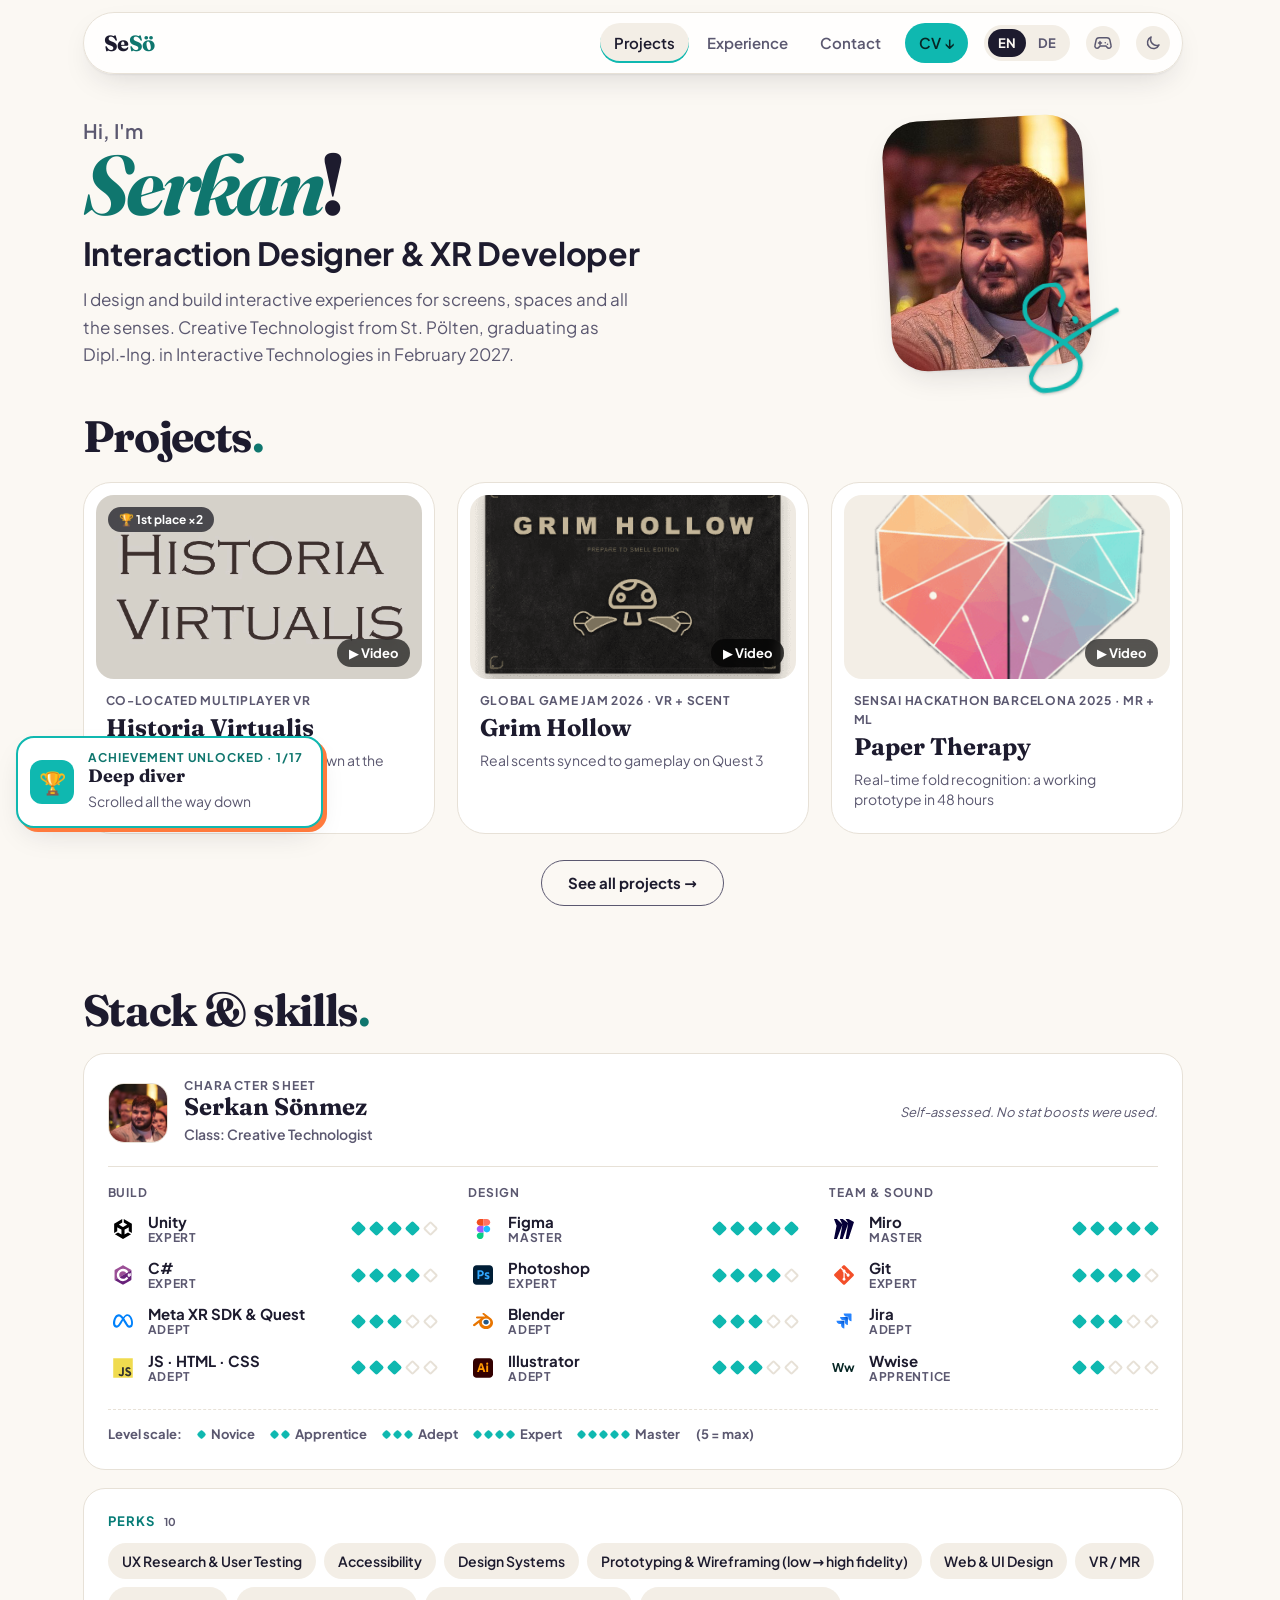
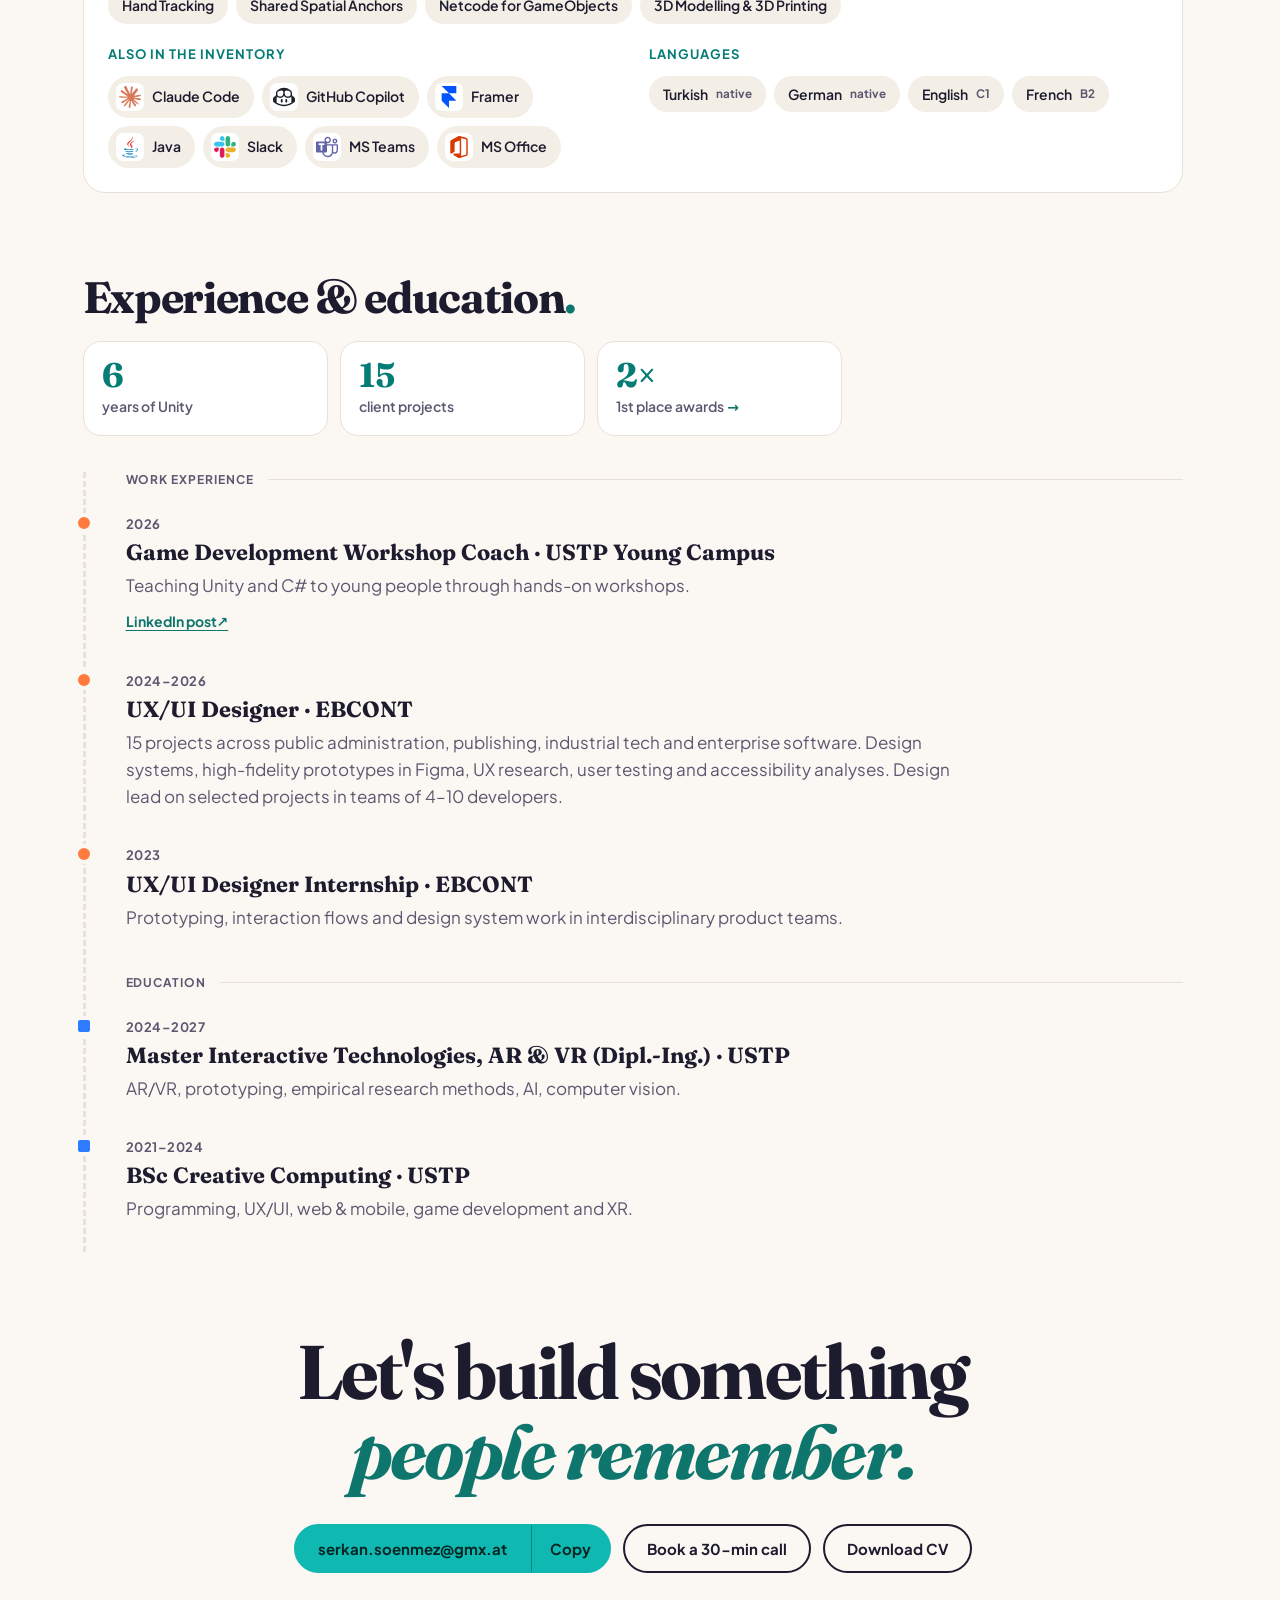
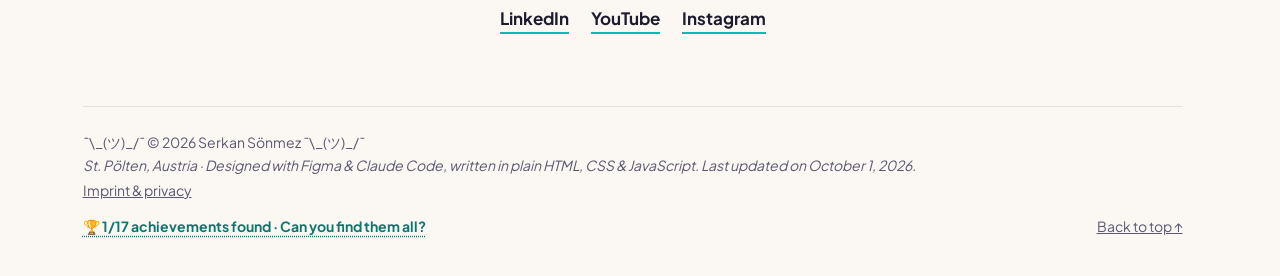
<file: index.html>
<!doctype html>
<html lang="en">
<head>
  <meta charset="utf-8">
  <meta name="viewport" content="width=device-width, initial-scale=1">
  <meta name="color-scheme" content="light dark">
  <meta name="theme-color" content="#fbf8f3" media="(prefers-color-scheme: light)">
  <meta name="theme-color" content="#15141f" media="(prefers-color-scheme: dark)">
  <link rel="canonical" href="https://crysker.github.io/">
  <title>Serkan Sönmez · Interaction Designer & XR Developer</title>
  <meta name="description" content="Portfolio of Serkan Sönmez, Interaction & UX/UI Designer and XR Developer from St. Pölten, Austria.">
  <meta property="og:type" content="website">
  <meta property="og:locale" content="en_US">
  <meta property="og:locale:alternate" content="de_AT">
  <meta property="og:url" content="https://crysker.github.io/">
  <meta property="og:title" content="Serkan Sönmez · Interaction Designer & XR Developer">
  <meta property="og:description" content="Interaction & UX/UI Designer and XR / Unity Developer from St. Pölten, Austria. Available now for XR, UX/UI and Unity/C# roles.">
  <!-- link preview (Discord, LinkedIn, WhatsApp…); bump ?v= after changing the image, previews are cached -->
  <meta property="og:image" content="https://crysker.github.io/assets/og-image.jpg?v=2">
  <meta property="og:image:width" content="1200">
  <meta property="og:image:height" content="630">
  <meta property="og:image:alt" content="Serkan Sönmez, Interaction Designer and XR Developer, available now">
  <meta name="twitter:card" content="summary_large_image">
  <meta name="twitter:image" content="https://crysker.github.io/assets/og-image.jpg?v=2">
  <!-- bump ?v= after changing the icon – browsers cache favicons very aggressively -->
  <script type="application/ld+json">
  {"@context":"https://schema.org","@type":"Person","name":"Serkan Sönmez","url":"https://crysker.github.io/","jobTitle":"Interaction Designer & XR Developer","image":"https://crysker.github.io/assets/img/portrait.jpg","address":{"@type":"PostalAddress","addressLocality":"St. Pölten","addressCountry":"AT"},"sameAs":["https://www.linkedin.com/in/serkan-soenmez57","https://www.youtube.com/@crysker5361","https://www.instagram.com/serkan_s57/"]}
  </script>
  <link rel="icon" type="image/svg+xml" href="assets/favicon.svg?v=2">
  <link rel="stylesheet" href="assets/fonts/fonts.css?v=1">
  <script>try { var th = localStorage.getItem("theme"); if (th === "light" || th === "dark") document.documentElement.dataset.theme = th; } catch (e) {}</script>
  <link rel="stylesheet" href="styles.css?v=187">
</head>
<body>
  <a class="skip" href="#main" data-i18n="skip">Skip to content</a>

  <header class="nav" id="top">
    <a class="nav__logo" href="#top" aria-label="Serkan Sönmez, home">Se<span>Sö</span></a>
    <button class="nav__menu" id="menuToggle" type="button" aria-expanded="false" aria-controls="navLinks">
      <span class="nav__burger" aria-hidden="true"></span><span class="sr-only" data-i18n="nav.menu">Menu</span>
    </button>
    <nav aria-label="Main">
      <ul class="nav__links" id="navLinks">
        <li><a href="#projects" data-i18n="nav.projects">Projects</a></li>
        <li><a href="#experience" data-i18n="nav.experience">Experience</a></li>
        <li><a href="#contact" data-i18n="nav.contact">Contact</a></li>
        <li class="nav__extra"><a class="nav__extra-link" href="play.html"><span class="nav__extra-icon"><svg viewBox="0 0 24 24" aria-hidden="true"><path d="M6 12h4M8 10v4M15 11.5h.01M18 13.5h.01M17.3 5H6.7a4 4 0 0 0-3.9 3.2l-1.5 7A3 3 0 0 0 4.2 19c1 0 1.8-.5 2.4-1.3L8 16h8l1.4 1.7c.6.8 1.4 1.3 2.4 1.3a3 3 0 0 0 2.9-3.8l-1.5-7A4 4 0 0 0 17.3 5z"/></svg></span> <span data-i18n="nav.play">Playground</span></a></li>
        <li class="nav__extra"><button type="button" class="nav__extra-link" id="themeToggleMenu"><span class="nav__extra-icon"><svg class="theme-btn__moon" viewBox="0 0 24 24" aria-hidden="true"><path d="M20 14.5A8 8 0 0 1 9.5 4 8 8 0 1 0 20 14.5z"/></svg><svg class="theme-btn__sun" viewBox="0 0 24 24" aria-hidden="true"><circle cx="12" cy="12" r="4"/><path d="M12 2v2M12 20v2M2 12h2M20 12h2M4.9 4.9l1.4 1.4M17.7 17.7l1.4 1.4M4.9 19.1l1.4-1.4M17.7 6.3l1.4-1.4"/></svg></span> <span id="themeLabel"></span></button></li>
        <li class="js-cv-item" hidden><a class="nav__cv js-cv" href="#" target="_blank" rel="noopener" data-i18n="nav.cv">CV ↓</a></li>
      </ul>
    </nav>
    <button class="lang" id="langToggle" type="button" aria-label="Switch language">
      <span data-lang="en">EN</span><span data-lang="de">DE</span>
    </button>
    <a class="theme-btn play-btn" id="playLink" href="play.html" aria-label="Playground" title="Playground"><svg viewBox="0 0 24 24" aria-hidden="true"><path d="M6 12h4M8 10v4M15 11.5h.01M18 13.5h.01M17.3 5H6.7a4 4 0 0 0-3.9 3.2l-1.5 7A3 3 0 0 0 4.2 19c1 0 1.8-.5 2.4-1.3L8 16h8l1.4 1.7c.6.8 1.4 1.3 2.4 1.3a3 3 0 0 0 2.9-3.8l-1.5-7A4 4 0 0 0 17.3 5z"/></svg></a>
    <button class="theme-btn" id="themeToggle" type="button" aria-label="Switch to dark mode">
      <svg class="theme-btn__moon" viewBox="0 0 24 24" aria-hidden="true"><path d="M20 14.5A8 8 0 0 1 9.5 4 8 8 0 1 0 20 14.5z"/></svg>
      <svg class="theme-btn__sun" viewBox="0 0 24 24" aria-hidden="true"><circle cx="12" cy="12" r="4"/><path d="M12 2v2M12 20v2M2 12h2M20 12h2M4.9 4.9l1.4 1.4M17.7 17.7l1.4 1.4M4.9 19.1l1.4-1.4M17.7 6.3l1.4-1.4"/></svg>
    </button>
  </header>

  <main id="main">
    <!-- Only on paper / PDF: where to find the interactive version -->
    <div class="print-head" aria-hidden="true">
      <img src="assets/qr/site.svg" alt="" width="90" height="90">
      <p><b>crysker.github.io</b><span data-i18n="print.site">The interactive version with videos and minigames</span></p>
    </div>
    <!-- HERO -->
    <section class="hero">

      <p class="hero__hello" data-i18n="hero.hello">Hi, I'm</p>
      <h1 class="hero__name"><em>Serkan</em>!</h1>
      <p class="hero__title" data-i18n="hero.title">Interaction Designer &amp; XR Developer</p>
      <div class="hero__portrait">
        <span class="hero__photo"><img src="assets/img/portrait.jpg?v=2" alt="Portrait of Serkan Sönmez" width="260" height="325" fetchpriority="high" decoding="async"></span>
        <!-- the signature: signs itself when you hover the photo (tap on touch screens) -->
        <svg class="hero__sig" viewBox="0 0 67 76" aria-hidden="true" fill="none"><path pathLength="1" d="M26.9211 15.6547C27.2235 15.1789 27.831 14.398 28.2664 13.4856C28.6792 12.6204 29.3092 11.9656 29.5276 11.0525C30.0516 8.86113 28.7122 4.63177 27.0352 2.64644C26.1934 1.64991 24.6268 1.40415 23.3839 1.1858C22.2354 0.984051 20.3303 0.924435 18.693 1.11866C16.2154 1.41258 15.0639 2.26971 14.0849 2.55258C12.5452 2.99749 10.0348 4.6083 8.43594 5.78803C7.65109 6.36715 6.63507 7.132 5.45991 8.09076C4.48188 8.88869 3.89498 9.95812 3.24255 11.0648C1.74611 13.6033 1.76236 17.8056 2.00026 19.9297C2.20806 21.7851 3.54042 24.0783 4.12832 25.0586C4.72152 26.0477 5.49576 26.7741 6.34307 27.6227C7.23829 28.5193 8.18892 29.1231 9.18744 29.7514C11.2934 31.0766 12.6184 31.5555 14.182 32.5736C16.9376 34.3677 17.791 35.2029 19.6792 36.4419C20.3535 36.8844 21.5231 37.9378 23.6459 39.6917C24.7685 40.6192 25.6394 41.3744 26.3347 42.0039"/><path pathLength="1" d="M26.3347 42.0039C28.1657 43.6616 28.7792 44.4482 29.5667 45.2182C31.5191 47.1273 32.3048 48.4106 34.3006 51.0366C35.1429 52.145 35.436 53.106 35.9137 54.1261C37.348 57.1884 36.0486 60.9691 35.743 62.0791C35.4051 63.306 34.7034 64.4887 33.4871 66.4212C33.0355 67.139 32.2266 67.7489 31.0586 68.8746C29.4019 70.4712 26.8481 71.7887 23.2783 72.9162C18.2729 74.4973 14.6285 74.315 13.7832 74.3365C11.3757 74.3977 8.24366 74.2733 6.39978 73.0844C2.43524 70.5283 1.85621 68.8035 1.15555 67.4758C0.914339 67.0188 0.980223 66.1521 1.1738 64.6803C1.44388 62.627 3.0568 60.2926 5.24287 57.5205C6.4766 55.9561 8.16024 54.2323 12.2502 51.0008C14.9281 48.8849 18.6373 46.1627 26.3347 42.0039Z"/><path pathLength="1" d="M26.3347 42.0039C30.3934 39.811 35.5608 37.2187 42.2705 34.1053C61.7053 25.0873 47.3289 31.3192 65.4321 23.655"/><path pathLength="1" d="M35.5247 26.2135C35.6967 26.2135 36.0005 26.2996 36.3909 26.5375C36.589 26.6582 36.6953 26.9044 36.7617 27.1873C36.8282 27.4702 36.8282 27.8143 36.7207 28.0346C36.6131 28.2549 36.3981 28.3409 36.2442 28.2777C36.0904 28.2145 36.0044 27.9994 35.9816 27.7811C35.9587 27.5627 36.0018 27.3476 36.0885 27.1508C36.1751 26.954 36.3042 26.7819 36.4372 26.6046"/></svg>
      </div>
      <p class="hero__lead" data-i18n="hero.lead">I design and build interactive experiences for screens, spaces and all the senses. Creative Technologist from St. Pölten, graduating as Dipl.‑Ing. in Interactive Technologies in February 2027.</p>
    </section>

    <!-- PROJECTS (first: it's what recruiters came for) -->
    <section class="section projects" id="projects">
      <nav class="crumbs" id="projectsCrumbs" aria-label="Breadcrumb" hidden></nav>
      <h2 class="section__title" id="projectsTitle">Projects</h2>
      <p class="section__intro" data-i18n="projects.intro">Pick a topic to filter, or open a project for the full story.</p>
      <!-- The research themes, now as filters right where the projects are -->
      <div class="themes" id="themes" role="group" aria-label="Filter projects by theme"></div>
      <p class="themes__desc" id="themeDesc" aria-live="polite" hidden></p>
      <div class="projects__grid" id="projectGrid"></div>
      <a class="btn more-projects" id="moreProjects" href="#projects-all"></a>
      <!-- Only on paper / PDF: every project in a compact list, each with a QR code to its page -->
      <div class="print-projects" id="printProjects" aria-hidden="true"></div>
    </section>

    <!-- STACK -->
    <section class="section stack" id="stack">
      <h2 class="section__title" data-i18n="stack.title">My stack</h2>
      <div class="skills" id="skills"></div>
    </section>

    <!-- EXPERIENCE (the old "About me" section was merged into the hero and here) -->
    <section class="section experience" id="experience">
      <h2 class="section__title" data-i18n="exp.title">Experience & education</h2>
      <ul class="facts">
        <li><strong>6</strong><span data-i18n="about.f1">years of Unity</span></li>
        <li><strong>15</strong><span data-i18n="about.f2">client projects</span></li>
        <li><a class="facts__link" href="#project-historia" data-open="historia"><strong>2×</strong><span data-i18n="about.f3">1st place awards</span> <span class="facts__go" aria-hidden="true">→</span></a></li>
      </ul>
      <ol class="timeline">
        <li class="timeline__divider" aria-hidden="true"><span data-i18n="exp.work">Work experience</span></li>
        <li>
          <span class="timeline__date">2026</span>
          <h3 data-i18n="exp.coach.t">Game Development Workshop Coach · USTP Young Campus</h3>
          <p data-i18n="exp.coach.p">Teaching Unity and C# to young people through hands-on workshops.</p>
          <a class="timeline__link" href="https://www.linkedin.com/posts/serkan-soenmez57_last-week-johanna-mayr-and-i-teamed-up-to-ugcPost-7484893783608844288-Hq0Q/" target="_blank" rel="noopener"><span data-i18n="exp.post">LinkedIn post</span> ↗</a>
        </li>
        <li>
          <span class="timeline__date">2024–2026</span>
          <h3 data-i18n="exp.ebcont.t">UX/UI Designer · EBCONT</h3>
          <p data-i18n="exp.ebcont.p">15 projects across public administration, publishing, industrial tech and enterprise software. Design systems, high-fidelity prototypes in Figma, UX research, user testing and accessibility analyses. Design lead on selected projects in teams of 4–10 developers.</p>
        </li>
        <li>
          <span class="timeline__date">2023</span>
          <h3 data-i18n="exp.intern.t">UX/UI Designer Internship · EBCONT</h3>
          <p data-i18n="exp.intern.p">Prototyping, interaction flows and design system work in interdisciplinary product teams.</p>
        </li>
        <li class="timeline__divider" aria-hidden="true"><span data-i18n="exp.edu">Education</span></li>
        <li class="timeline__edu">
          <span class="timeline__date">2024–2027</span>
          <h3 data-i18n="exp.msc.t">Master Interactive Technologies, AR & VR (Dipl.-Ing.) · USTP</h3>
          <p data-i18n="exp.msc.p">AR/VR, prototyping, empirical research methods, AI, computer vision.</p>
        </li>
        <li class="timeline__edu">
          <span class="timeline__date">2021–2024</span>
          <h3 data-i18n="exp.bsc.t">BSc Creative Computing · USTP</h3>
          <p data-i18n="exp.bsc.p">Programming, UX/UI, web & mobile, game development and XR.</p>
        </li>
      </ol>
    </section>

    <!-- CONTACT -->
    <section class="section contact" id="contact">
      <h2 class="contact__title" data-i18n="contact.title">Let's build something<br><em>people remember.</em></h2>
      <div class="contact__actions">
        <span class="email">
          <a class="btn btn--primary" href="mailto:serkan.soenmez@gmx.at">serkan.soenmez@gmx.at</a>
          <button class="email__copy" id="copyEmail" type="button" data-email="serkan.soenmez@gmx.at">
            <span data-i18n="contact.copy">Copy</span>
          </button>
          <span class="email__status" id="copyStatus" role="status"></span>
        </span>
        <a class="btn" href="https://calendly.com/serkan5768/30min" target="_blank" rel="noopener" data-i18n="contact.book">Book a 30-min call</a>
        <a class="btn js-cv" href="#" target="_blank" rel="noopener" hidden data-i18n="cv">Download CV</a>
      </div>
      <ul class="socials">
        <li><a href="https://www.linkedin.com/in/serkan-soenmez57" target="_blank" rel="noopener">LinkedIn</a></li>
        <li><a href="https://www.youtube.com/@crysker5361" target="_blank" rel="noopener">YouTube</a></li>
        <li><a href="https://www.instagram.com/serkan_s57/" target="_blank" rel="noopener">Instagram</a></li>
      </ul>
    </section>
  </main>

  <footer class="footer">
    <div>
      <p class="footer__sig">¯\_(ツ)_/¯ © 2026 Serkan Sönmez ¯\_(ツ)_/¯</p>
      <p class="footer__fun" data-i18n="footer.fun">St. Pölten, Austria · Designed with Figma &amp; Claude Code, written in plain HTML, CSS &amp; JavaScript.</p>
      <p><a class="footer__legal" href="legal.html" data-i18n="footer.legal">Imprint &amp; privacy</a></p>
    </div>
    <button class="footer__trophies" id="trophyCount" type="button"></button>
    <a href="#top" data-i18n="footer.top">Back to top ↑</a>
  </footer>

  <div class="toast" id="toast" role="status" aria-live="polite"></div>

  <!-- Achievement overview (opens from the footer counter or from the pop-up) -->
  <dialog class="trophies" id="trophies" aria-labelledby="trophiesTitle">
    <div class="trophies__head">
      <h2 id="trophiesTitle"></h2>
      <p class="trophies__count" id="trophiesCount"></p>
      <div class="trophies__bar" aria-hidden="true"><span id="trophiesBar"></span></div>
    </div>
    <ul class="trophies__list" id="trophiesList"></ul>
    <div class="trophies__foot">
      <button class="game__close" id="trophiesReset" type="button"></button>
      <button class="game__close" id="trophiesClose" type="button"></button>
    </div>
  </dialog>

  <a class="to-top" id="toTop" href="#top" data-i18n-label="toTop" aria-label="Back to top">
    <svg class="to-top__ring" viewBox="0 0 48 48" aria-hidden="true">
      <circle cx="24" cy="24" r="22" pathLength="100"/>
      <circle class="to-top__progress" cx="24" cy="24" r="22" pathLength="100"/>
    </svg>
    <span class="to-top__arrow" aria-hidden="true">↑</span>
  </a>

  <!-- Image viewer: click a project image to see it big, zoom and pan -->
  <dialog class="lightbox" id="lightbox" aria-label="Image viewer">
    <div class="lightbox__stage" id="lbStage"><img id="lbImg" alt=""></div>
    <div class="lightbox__bar">
      <span class="lightbox__count" id="lbCount"></span>
      <span class="lightbox__hint" id="lbHint"></span>
      <span class="lightbox__tools">
        <button type="button" class="lightbox__btn" id="lbOut" aria-label="Zoom out">−</button>
        <button type="button" class="lightbox__btn" id="lbIn" aria-label="Zoom in">+</button>
        <button type="button" class="lightbox__btn" id="lbClose" aria-label="Close">✕</button>
      </span>
    </div>
    <button type="button" class="lightbox__nav lightbox__nav--prev" id="lbPrev" aria-label="Previous image">←</button>
    <button type="button" class="lightbox__nav lightbox__nav--next" id="lbNext" aria-label="Next image">→</button>
  </dialog>

  <!-- Project case study: full-screen view with its own link (#project-<id>) -->
  <dialog class="case" id="projectModal" aria-labelledby="modalTitle">
    <div class="case__bar">
      <button class="case__back" id="caseBack" type="button"><span aria-hidden="true">←</span> <span data-i18n="case.goback">Back</span></button>
      <nav class="crumbs crumbs--case" id="caseCrumbs" aria-label="Breadcrumb"><ol></ol></nav>
      <button class="case__next" id="caseNext" type="button" hidden></button>
    </div>
    <div id="modalBody"></div>
  </dialog>

  <script src="logos.js?v=4"></script>
  <script src="main.js?v=114"></script>
</body>
</html>
</file>
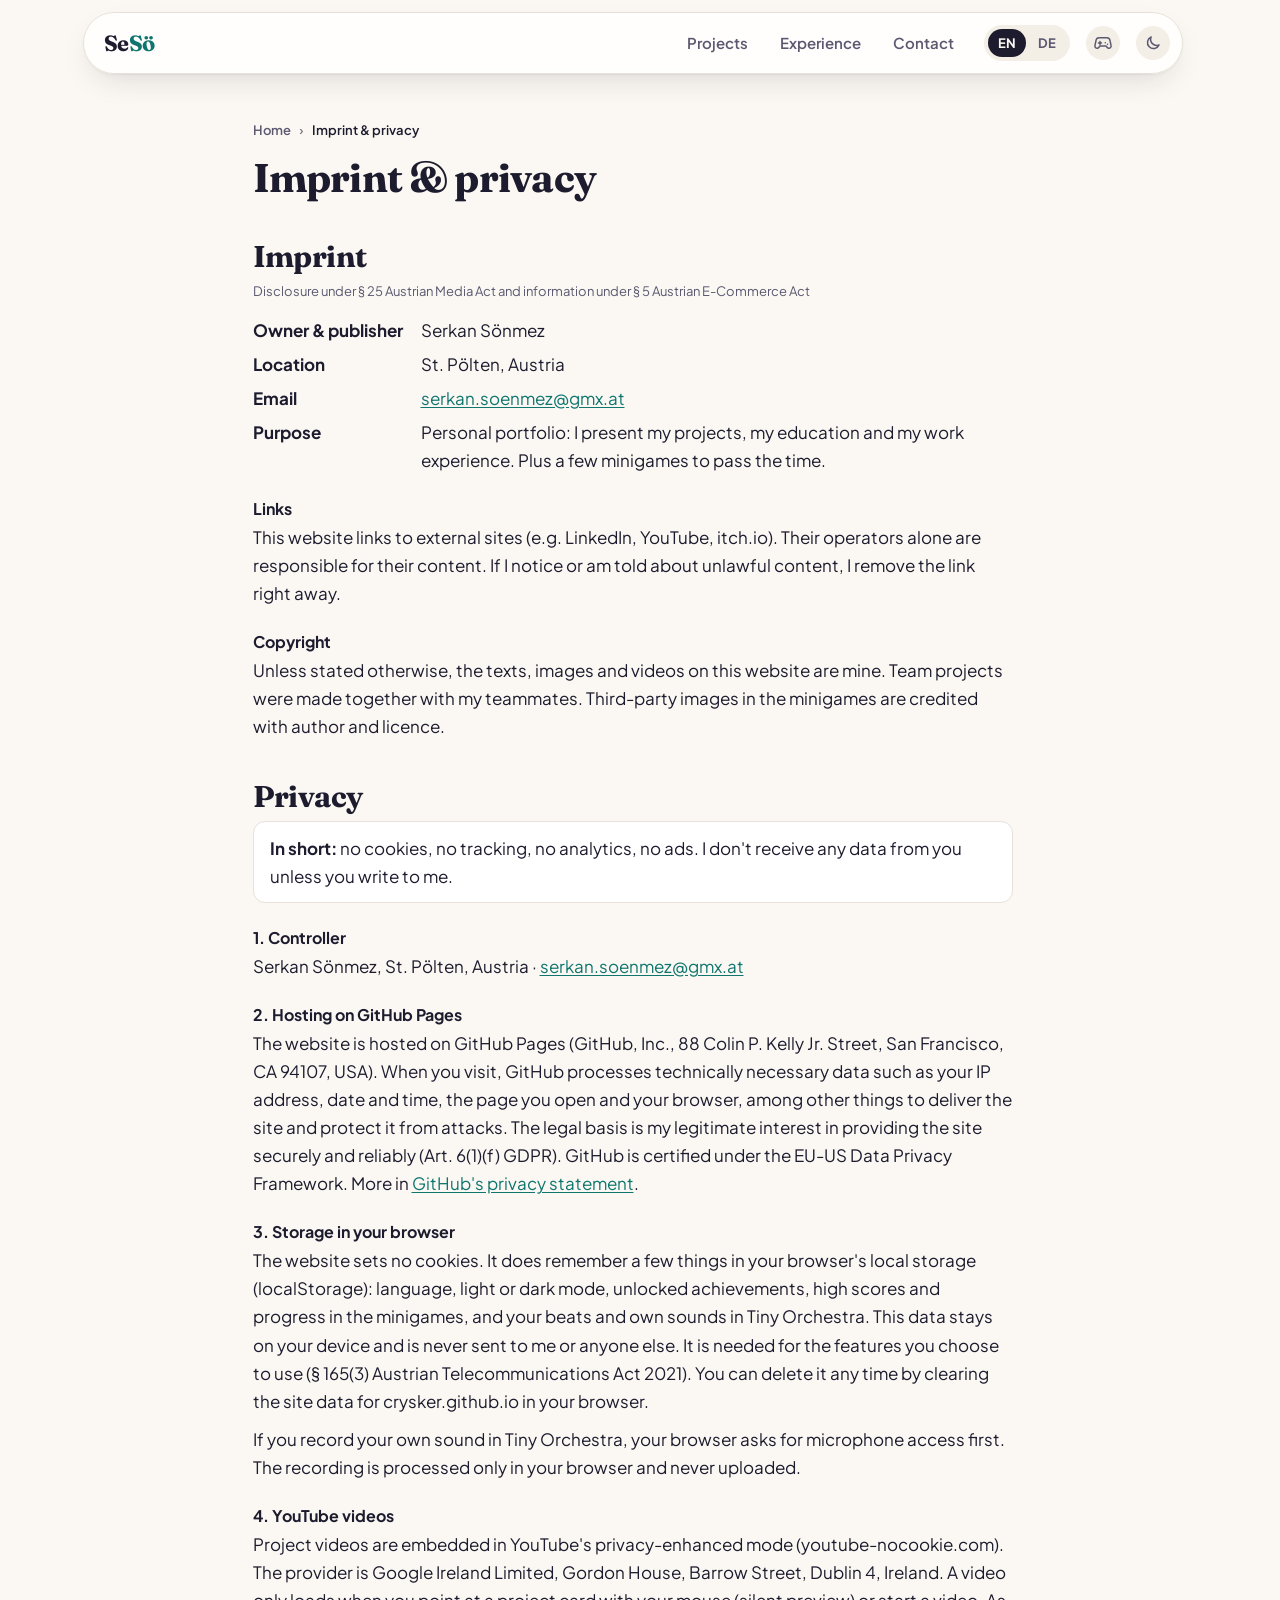
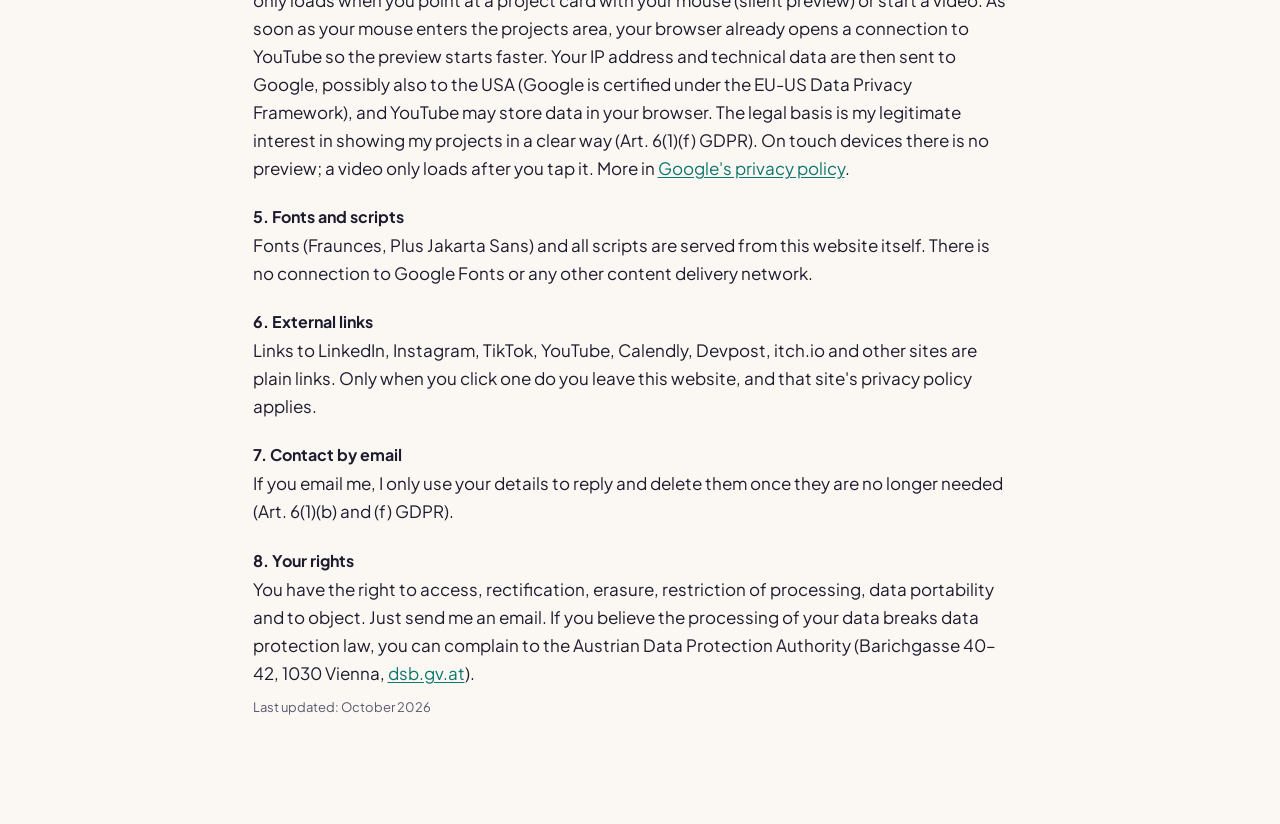
<file: legal.html>
<!doctype html>
<html lang="en">
<head>
  <meta charset="utf-8">
  <meta name="viewport" content="width=device-width, initial-scale=1">
  <meta name="color-scheme" content="light dark">
  <meta name="theme-color" content="#fbf8f3" media="(prefers-color-scheme: light)">
  <meta name="theme-color" content="#15141f" media="(prefers-color-scheme: dark)">
  <link rel="canonical" href="https://crysker.github.io/legal.html">
  <title>Impressum & Datenschutz · Serkan Sönmez</title>
  <meta name="description" content="Imprint and privacy policy of Serkan Sönmez's portfolio.">
  <meta name="robots" content="noindex">
  <link rel="icon" type="image/svg+xml" href="assets/favicon.svg?v=2">
  <link rel="stylesheet" href="assets/fonts/fonts.css?v=1">
  <script>try { var th = localStorage.getItem("theme"); if (th === "light" || th === "dark") document.documentElement.dataset.theme = th; } catch (e) {}</script>
  <link rel="stylesheet" href="styles.css?v=187">
</head>
<body>
  <a class="skip" href="#main" data-nav="skip">Skip to content</a>

  <header class="nav" id="top">
    <a class="nav__logo" href="index.html" aria-label="Serkan Sönmez, home">Se<span>Sö</span></a>
    <button class="nav__menu" id="menuToggle" type="button" aria-expanded="false" aria-controls="navLinks">
      <span class="nav__burger" aria-hidden="true"></span><span class="sr-only" data-nav="menu">Menu</span>
    </button>
    <nav aria-label="Main">
      <ul class="nav__links" id="navLinks">
        <li><a href="index.html#projects" data-nav="projects">Projects</a></li>
        <li><a href="index.html#experience" data-nav="experience">Experience</a></li>
        <li><a href="index.html#contact" data-nav="contact">Contact</a></li>
        <li class="nav__extra"><a class="nav__extra-link" href="play.html"><span class="nav__extra-icon"><svg viewBox="0 0 24 24" aria-hidden="true"><path d="M6 12h4M8 10v4M15 11.5h.01M18 13.5h.01M17.3 5H6.7a4 4 0 0 0-3.9 3.2l-1.5 7A3 3 0 0 0 4.2 19c1 0 1.8-.5 2.4-1.3L8 16h8l1.4 1.7c.6.8 1.4 1.3 2.4 1.3a3 3 0 0 0 2.9-3.8l-1.5-7A4 4 0 0 0 17.3 5z"/></svg></span> <span data-nav="play">Playground</span></a></li>
        <li class="nav__extra"><button type="button" class="nav__extra-link" id="themeToggleMenu"><span class="nav__extra-icon"><svg class="theme-btn__moon" viewBox="0 0 24 24" aria-hidden="true"><path d="M20 14.5A8 8 0 0 1 9.5 4 8 8 0 1 0 20 14.5z"/></svg><svg class="theme-btn__sun" viewBox="0 0 24 24" aria-hidden="true"><circle cx="12" cy="12" r="4"/><path d="M12 2v2M12 20v2M2 12h2M20 12h2M4.9 4.9l1.4 1.4M17.7 17.7l1.4 1.4M4.9 19.1l1.4-1.4M17.7 6.3l1.4-1.4"/></svg></span> <span id="themeLabel"></span></button></li>
      </ul>
    </nav>
    <button class="lang" id="langToggle" type="button" aria-label="Switch language">
      <span data-lang="en">EN</span><span data-lang="de">DE</span>
    </button>
    <a class="theme-btn play-btn" id="playLink" href="play.html" aria-label="Playground" title="Playground"><svg viewBox="0 0 24 24" aria-hidden="true"><path d="M6 12h4M8 10v4M15 11.5h.01M18 13.5h.01M17.3 5H6.7a4 4 0 0 0-3.9 3.2l-1.5 7A3 3 0 0 0 4.2 19c1 0 1.8-.5 2.4-1.3L8 16h8l1.4 1.7c.6.8 1.4 1.3 2.4 1.3a3 3 0 0 0 2.9-3.8l-1.5-7A4 4 0 0 0 17.3 5z"/></svg></a>
    <button class="theme-btn" id="themeToggle" type="button" aria-label="Switch to dark mode">
      <svg class="theme-btn__moon" viewBox="0 0 24 24" aria-hidden="true"><path d="M20 14.5A8 8 0 0 1 9.5 4 8 8 0 1 0 20 14.5z"/></svg>
      <svg class="theme-btn__sun" viewBox="0 0 24 24" aria-hidden="true"><circle cx="12" cy="12" r="4"/><path d="M12 2v2M12 20v2M2 12h2M20 12h2M4.9 4.9l1.4 1.4M17.7 17.7l1.4 1.4M4.9 19.1l1.4-1.4M17.7 6.3l1.4-1.4"/></svg>
    </button>
  </header>

  <main id="main" class="playpage">
    <article class="play-card is-plain legal">
      <nav class="crumbs" id="legalCrumbs" aria-label="Breadcrumb"></nav>
      <h1 id="legalTitle">Impressum &amp; Datenschutz</h1>
      <div class="legal__body" id="legalBody"></div>
    </article>
  </main>

  <div class="toast" id="toast" role="status" aria-live="polite"></div>

  <script src="play-shell.js?v=16"></script>
  <script src="legal.js?v=1"></script>
</body>
</html>
</file>
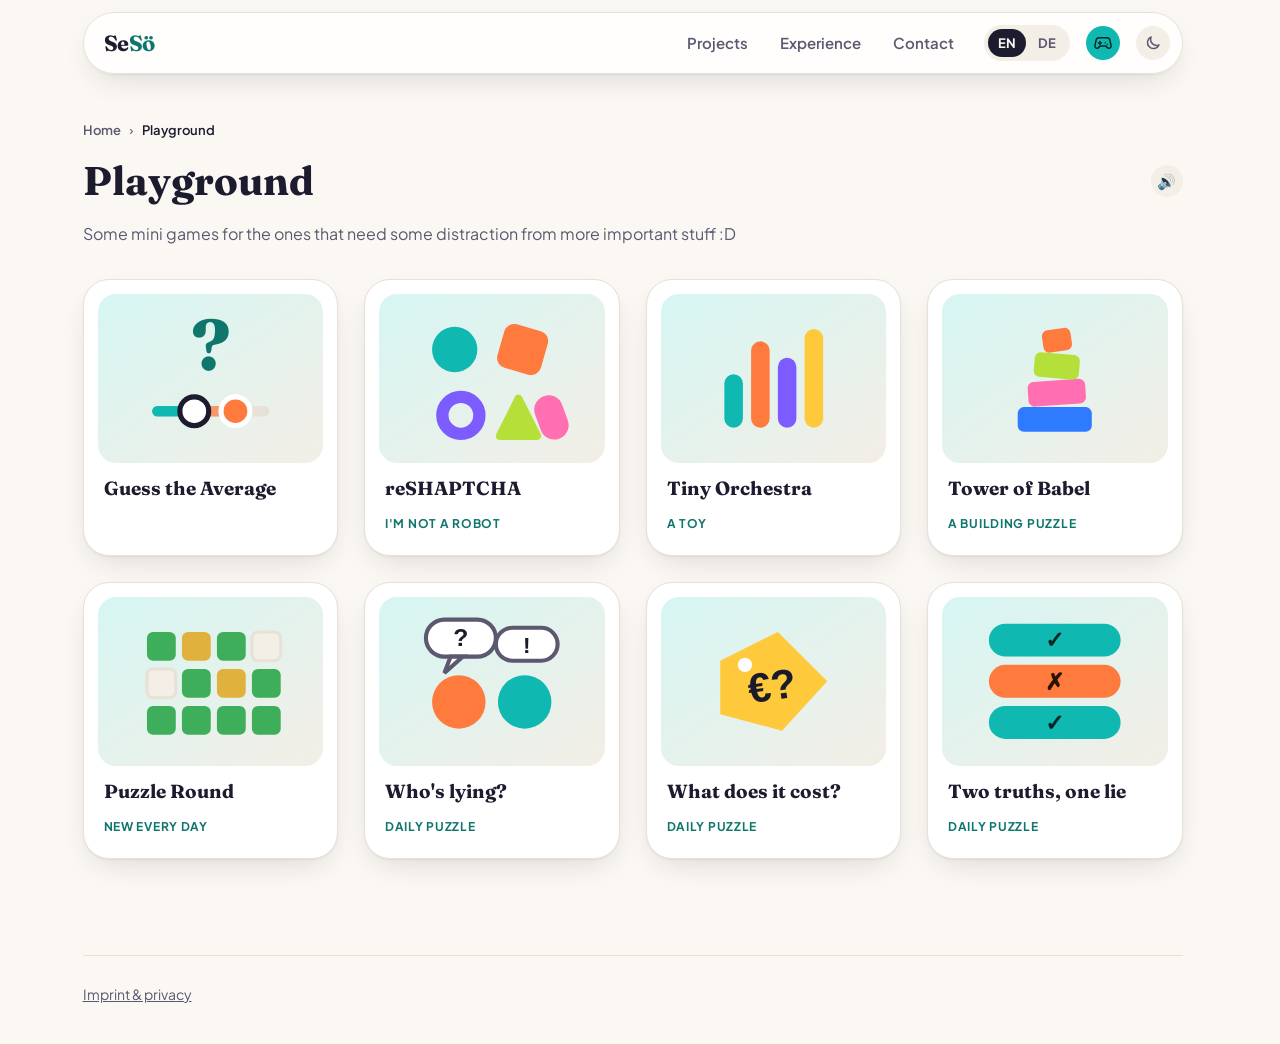
<file: play.html>
<!doctype html>
<html lang="en">
<head>
  <meta charset="utf-8">
  <meta name="viewport" content="width=device-width, initial-scale=1">
  <meta name="color-scheme" content="light dark">
  <meta name="theme-color" content="#fbf8f3" media="(prefers-color-scheme: light)">
  <meta name="theme-color" content="#15141f" media="(prefers-color-scheme: dark)">
  <link rel="canonical" href="https://crysker.github.io/play.html">
  <title>Playground · Serkan Sönmez</title>
  <meta name="description" content="Tiny games by Serkan Sönmez, made for fun. Start with Guess the Average.">
  <meta property="og:type" content="website">
  <meta property="og:url" content="https://crysker.github.io/play.html">
  <meta property="og:title" content="Playground · Serkan Sönmez">
  <meta property="og:description" content="Tiny games, made for fun. Guess the Average: how much beer does an Austrian drink per year?">
  <meta property="og:image" content="https://crysker.github.io/assets/og-image.jpg?v=2">
  <meta name="twitter:card" content="summary_large_image">
  <link rel="icon" type="image/svg+xml" href="assets/favicon.svg?v=2">
  <link rel="stylesheet" href="assets/fonts/fonts.css?v=1">
  <script>try { var th = localStorage.getItem("theme"); if (th === "light" || th === "dark") document.documentElement.dataset.theme = th; } catch (e) {}</script>
  <link rel="stylesheet" href="styles.css?v=187">
</head>
<body>
  <a class="skip" href="#main" data-nav="skip">Skip to content</a>

  <header class="nav" id="top">
    <a class="nav__logo" href="index.html" aria-label="Serkan Sönmez, home">Se<span>Sö</span></a>
    <button class="nav__menu" id="menuToggle" type="button" aria-expanded="false" aria-controls="navLinks">
      <span class="nav__burger" aria-hidden="true"></span><span class="sr-only" data-nav="menu">Menu</span>
    </button>
    <nav aria-label="Main">
      <ul class="nav__links" id="navLinks">
        <li><a href="index.html#projects" data-nav="projects">Projects</a></li>
        <li><a href="index.html#experience" data-nav="experience">Experience</a></li>
        <li><a href="index.html#contact" data-nav="contact">Contact</a></li>
        <li class="nav__extra"><a class="nav__extra-link" href="play.html" aria-current="page"><span class="nav__extra-icon"><svg viewBox="0 0 24 24" aria-hidden="true"><path d="M6 12h4M8 10v4M15 11.5h.01M18 13.5h.01M17.3 5H6.7a4 4 0 0 0-3.9 3.2l-1.5 7A3 3 0 0 0 4.2 19c1 0 1.8-.5 2.4-1.3L8 16h8l1.4 1.7c.6.8 1.4 1.3 2.4 1.3a3 3 0 0 0 2.9-3.8l-1.5-7A4 4 0 0 0 17.3 5z"/></svg></span> <span data-nav="play">Playground</span></a></li>
        <li class="nav__extra"><button type="button" class="nav__extra-link" id="themeToggleMenu"><span class="nav__extra-icon"><svg class="theme-btn__moon" viewBox="0 0 24 24" aria-hidden="true"><path d="M20 14.5A8 8 0 0 1 9.5 4 8 8 0 1 0 20 14.5z"/></svg><svg class="theme-btn__sun" viewBox="0 0 24 24" aria-hidden="true"><circle cx="12" cy="12" r="4"/><path d="M12 2v2M12 20v2M2 12h2M20 12h2M4.9 4.9l1.4 1.4M17.7 17.7l1.4 1.4M4.9 19.1l1.4-1.4M17.7 6.3l1.4-1.4"/></svg></span> <span id="themeLabel"></span></button></li>
      </ul>
    </nav>
    <button class="lang" id="langToggle" type="button" aria-label="Switch language">
      <span data-lang="en">EN</span><span data-lang="de">DE</span>
    </button>
    <a class="theme-btn play-btn" id="playLink" href="play.html" aria-label="Playground" title="Playground" aria-current="page"><svg viewBox="0 0 24 24" aria-hidden="true"><path d="M6 12h4M8 10v4M15 11.5h.01M18 13.5h.01M17.3 5H6.7a4 4 0 0 0-3.9 3.2l-1.5 7A3 3 0 0 0 4.2 19c1 0 1.8-.5 2.4-1.3L8 16h8l1.4 1.7c.6.8 1.4 1.3 2.4 1.3a3 3 0 0 0 2.9-3.8l-1.5-7A4 4 0 0 0 17.3 5z"/></svg></a>
    <button class="theme-btn" id="themeToggle" type="button" aria-label="Switch to dark mode">
      <svg class="theme-btn__moon" viewBox="0 0 24 24" aria-hidden="true"><path d="M20 14.5A8 8 0 0 1 9.5 4 8 8 0 1 0 20 14.5z"/></svg>
      <svg class="theme-btn__sun" viewBox="0 0 24 24" aria-hidden="true"><circle cx="12" cy="12" r="4"/><path d="M12 2v2M12 20v2M2 12h2M20 12h2M4.9 4.9l1.4 1.4M17.7 17.7l1.4 1.4M4.9 19.1l1.4-1.4M17.7 6.3l1.4-1.4"/></svg>
    </button>
  </header>

  <main id="main" class="playpage">
    <div class="play-card">
      <nav class="crumbs" id="playCrumbs" aria-label="Breadcrumb"></nav>
      <div class="play__bar">
        <button type="button" class="play__back" id="playBack" hidden aria-label="Back">←</button>
        <h1 id="playTitle">Playground</h1>
        <button type="button" class="play__back" id="playSound" aria-pressed="true" aria-label="Turn sound off">🔊</button>
      </div>
      <div class="play__body" id="playBody"></div>
    </div>
  </main>

  <footer class="footer">
    <p><a class="footer__legal" href="legal.html" data-nav="legal">Imprint &amp; privacy</a></p>
  </footer>

  <!-- reSHAPTCHA minigame: slot the hero shapes, get a meme -->
  <dialog class="game" id="game" aria-labelledby="gameTitle">
    <div class="game__head">
      <p class="game__kicker" data-cap="kicker">Security check</p>
      <h2 id="gameTitle" data-cap="title">Put every shape into its slot</h2>
      <p class="game__hint" data-cap="hint">Drag them into the slots (or tap a shape, then a slot) and hit Verify.</p>
    </div>
    <div class="game__play" id="gamePlay">
      <div class="game__slots" id="gameSlots"></div>
      <div class="game__tray" id="gameTray"></div>
    </div>
    <p class="game__msg" id="gameMsg" role="status"></p>
    <div class="game__win" id="gameWin" hidden>
      <figure class="meme">
        <img src="assets/img/meme-success.jpg" alt="Success Kid meme: You did it!" width="476" height="314">
      </figure>
      <p class="game__verdict" id="gameVerdict"></p>
    </div>
    <div class="game__foot">
      <span class="captcha__brand"><span class="captcha__logo" aria-hidden="true">↻</span>reSHAPTCHA</span>
      <span class="game__actions">
        <button class="game__close" id="gameClose" type="button" data-cap="close">Close</button>
        <button class="game__verify" id="gameVerify" type="button" disabled data-cap="verify">Verify</button>
      </span>
    </div>
  </dialog>

  <div class="toast" id="toast" role="status" aria-live="polite"></div>

  <script src="play-shell.js?v=16"></script>
  <script src="guess-data.js?v=4"></script>
  <script src="captcha.js?v=5"></script>
  <script src="orchestra.js?v=59"></script>
  <script src="tower.js?v=17"></script>
  <script src="words-data.js?v=1"></script>
  <script src="words-valid.js?v=1"></script>
  <script src="words.js?v=6"></script>
  <script src="liars.js?v=3"></script>
  <script src="price.js?v=6"></script>
  <script src="twotruths.js?v=5"></script>
  <script src="play.js?v=42"></script>
</body>
</html>
</file>
<file: assets/fonts/fonts.css>
/* Fraunces + Plus Jakarta Sans, self-hosted (no request to Google). Source: Google Fonts, SIL Open Font License 1.1 */
/* vietnamese */
@font-face {
  font-family: 'Fraunces';
  font-style: italic;
  font-weight: 600;
  font-display: swap;
  src: url(fraunces-6NU58FyLNQOQZAnv9ZwNjucMHVn85Ni7emAe9lKqZTnbB-gzTK0K1ChjdfeQ_5Y.woff2) format('woff2');
  unicode-range: U+0102-0103, U+0110-0111, U+0128-0129, U+0168-0169, U+01A0-01A1, U+01AF-01B0, U+0300-0301, U+0303-0304, U+0308-0309, U+0323, U+0329, U+1EA0-1EF9, U+20AB;
}
/* latin-ext */
@font-face {
  font-family: 'Fraunces';
  font-style: italic;
  font-weight: 600;
  font-display: swap;
  src: url(fraunces-6NU58FyLNQOQZAnv9ZwNjucMHVn85Ni7emAe9lKqZTnbB-gzTK0K1ChjdPeQ_5Y.woff2) format('woff2');
  unicode-range: U+0100-02BA, U+02BD-02C5, U+02C7-02CC, U+02CE-02D7, U+02DD-02FF, U+0304, U+0308, U+0329, U+1D00-1DBF, U+1E00-1E9F, U+1EF2-1EFF, U+2020, U+20A0-20AB, U+20AD-20C4, U+2113, U+2C60-2C7F, U+A720-A7FF;
}
/* latin */
@font-face {
  font-family: 'Fraunces';
  font-style: italic;
  font-weight: 600;
  font-display: swap;
  src: url(fraunces-6NU58FyLNQOQZAnv9ZwNjucMHVn85Ni7emAe9lKqZTnbB-gzTK0K1ChjeveQ.woff2) format('woff2');
  unicode-range: U+0000-00FF, U+0131, U+0152-0153, U+02BB-02BC, U+02C6, U+02DA, U+02DC, U+0304, U+0308, U+0329, U+2000-206F, U+20AC, U+2122, U+2191, U+2193, U+2212, U+2215, U+FEFF, U+FFFD;
}
/* vietnamese */
@font-face {
  font-family: 'Fraunces';
  font-style: italic;
  font-weight: 700;
  font-display: swap;
  src: url(fraunces-6NU58FyLNQOQZAnv9ZwNjucMHVn85Ni7emAe9lKqZTnbB-gzTK0K1ChjdfeQ_5Y.woff2) format('woff2');
  unicode-range: U+0102-0103, U+0110-0111, U+0128-0129, U+0168-0169, U+01A0-01A1, U+01AF-01B0, U+0300-0301, U+0303-0304, U+0308-0309, U+0323, U+0329, U+1EA0-1EF9, U+20AB;
}
/* latin-ext */
@font-face {
  font-family: 'Fraunces';
  font-style: italic;
  font-weight: 700;
  font-display: swap;
  src: url(fraunces-6NU58FyLNQOQZAnv9ZwNjucMHVn85Ni7emAe9lKqZTnbB-gzTK0K1ChjdPeQ_5Y.woff2) format('woff2');
  unicode-range: U+0100-02BA, U+02BD-02C5, U+02C7-02CC, U+02CE-02D7, U+02DD-02FF, U+0304, U+0308, U+0329, U+1D00-1DBF, U+1E00-1E9F, U+1EF2-1EFF, U+2020, U+20A0-20AB, U+20AD-20C4, U+2113, U+2C60-2C7F, U+A720-A7FF;
}
/* latin */
@font-face {
  font-family: 'Fraunces';
  font-style: italic;
  font-weight: 700;
  font-display: swap;
  src: url(fraunces-6NU58FyLNQOQZAnv9ZwNjucMHVn85Ni7emAe9lKqZTnbB-gzTK0K1ChjeveQ.woff2) format('woff2');
  unicode-range: U+0000-00FF, U+0131, U+0152-0153, U+02BB-02BC, U+02C6, U+02DA, U+02DC, U+0304, U+0308, U+0329, U+2000-206F, U+20AC, U+2122, U+2191, U+2193, U+2212, U+2215, U+FEFF, U+FFFD;
}
/* vietnamese */
@font-face {
  font-family: 'Fraunces';
  font-style: normal;
  font-weight: 500;
  font-display: swap;
  src: url(fraunces-6NU78FyLNQOQZAnv9bYEvDiIdE9Ea92uemAk_WBq8U_9v0c2Wa0KxCBTeO-U.woff2) format('woff2');
  unicode-range: U+0102-0103, U+0110-0111, U+0128-0129, U+0168-0169, U+01A0-01A1, U+01AF-01B0, U+0300-0301, U+0303-0304, U+0308-0309, U+0323, U+0329, U+1EA0-1EF9, U+20AB;
}
/* latin-ext */
@font-face {
  font-family: 'Fraunces';
  font-style: normal;
  font-weight: 500;
  font-display: swap;
  src: url(fraunces-6NU78FyLNQOQZAnv9bYEvDiIdE9Ea92uemAk_WBq8U_9v0c2Wa0KxCFTeO-U.woff2) format('woff2');
  unicode-range: U+0100-02BA, U+02BD-02C5, U+02C7-02CC, U+02CE-02D7, U+02DD-02FF, U+0304, U+0308, U+0329, U+1D00-1DBF, U+1E00-1E9F, U+1EF2-1EFF, U+2020, U+20A0-20AB, U+20AD-20C4, U+2113, U+2C60-2C7F, U+A720-A7FF;
}
/* latin */
@font-face {
  font-family: 'Fraunces';
  font-style: normal;
  font-weight: 500;
  font-display: swap;
  src: url(fraunces-6NU78FyLNQOQZAnv9bYEvDiIdE9Ea92uemAk_WBq8U_9v0c2Wa0KxC9TeA.woff2) format('woff2');
  unicode-range: U+0000-00FF, U+0131, U+0152-0153, U+02BB-02BC, U+02C6, U+02DA, U+02DC, U+0304, U+0308, U+0329, U+2000-206F, U+20AC, U+2122, U+2191, U+2193, U+2212, U+2215, U+FEFF, U+FFFD;
}
/* vietnamese */
@font-face {
  font-family: 'Fraunces';
  font-style: normal;
  font-weight: 700;
  font-display: swap;
  src: url(fraunces-6NU78FyLNQOQZAnv9bYEvDiIdE9Ea92uemAk_WBq8U_9v0c2Wa0KxCBTeO-U.woff2) format('woff2');
  unicode-range: U+0102-0103, U+0110-0111, U+0128-0129, U+0168-0169, U+01A0-01A1, U+01AF-01B0, U+0300-0301, U+0303-0304, U+0308-0309, U+0323, U+0329, U+1EA0-1EF9, U+20AB;
}
/* latin-ext */
@font-face {
  font-family: 'Fraunces';
  font-style: normal;
  font-weight: 700;
  font-display: swap;
  src: url(fraunces-6NU78FyLNQOQZAnv9bYEvDiIdE9Ea92uemAk_WBq8U_9v0c2Wa0KxCFTeO-U.woff2) format('woff2');
  unicode-range: U+0100-02BA, U+02BD-02C5, U+02C7-02CC, U+02CE-02D7, U+02DD-02FF, U+0304, U+0308, U+0329, U+1D00-1DBF, U+1E00-1E9F, U+1EF2-1EFF, U+2020, U+20A0-20AB, U+20AD-20C4, U+2113, U+2C60-2C7F, U+A720-A7FF;
}
/* latin */
@font-face {
  font-family: 'Fraunces';
  font-style: normal;
  font-weight: 700;
  font-display: swap;
  src: url(fraunces-6NU78FyLNQOQZAnv9bYEvDiIdE9Ea92uemAk_WBq8U_9v0c2Wa0KxC9TeA.woff2) format('woff2');
  unicode-range: U+0000-00FF, U+0131, U+0152-0153, U+02BB-02BC, U+02C6, U+02DA, U+02DC, U+0304, U+0308, U+0329, U+2000-206F, U+20AC, U+2122, U+2191, U+2193, U+2212, U+2215, U+FEFF, U+FFFD;
}
/* cyrillic-ext */
@font-face {
  font-family: 'Plus Jakarta Sans';
  font-style: normal;
  font-weight: 400;
  font-display: swap;
  src: url(plusjakartasans-LDIoaomQNQcsA88c7O9yZ4KMCoOg4Ko70yyygA.woff2) format('woff2');
  unicode-range: U+0460-052F, U+1C80-1C8A, U+20B4, U+2DE0-2DFF, U+A640-A69F, U+FE2E-FE2F;
}
/* vietnamese */
@font-face {
  font-family: 'Plus Jakarta Sans';
  font-style: normal;
  font-weight: 400;
  font-display: swap;
  src: url(plusjakartasans-LDIoaomQNQcsA88c7O9yZ4KMCoOg4Ko50yyygA.woff2) format('woff2');
  unicode-range: U+0102-0103, U+0110-0111, U+0128-0129, U+0168-0169, U+01A0-01A1, U+01AF-01B0, U+0300-0301, U+0303-0304, U+0308-0309, U+0323, U+0329, U+1EA0-1EF9, U+20AB;
}
/* latin-ext */
@font-face {
  font-family: 'Plus Jakarta Sans';
  font-style: normal;
  font-weight: 400;
  font-display: swap;
  src: url(plusjakartasans-LDIoaomQNQcsA88c7O9yZ4KMCoOg4Ko40yyygA.woff2) format('woff2');
  unicode-range: U+0100-02BA, U+02BD-02C5, U+02C7-02CC, U+02CE-02D7, U+02DD-02FF, U+0304, U+0308, U+0329, U+1D00-1DBF, U+1E00-1E9F, U+1EF2-1EFF, U+2020, U+20A0-20AB, U+20AD-20C4, U+2113, U+2C60-2C7F, U+A720-A7FF;
}
/* latin */
@font-face {
  font-family: 'Plus Jakarta Sans';
  font-style: normal;
  font-weight: 400;
  font-display: swap;
  src: url(plusjakartasans-LDIoaomQNQcsA88c7O9yZ4KMCoOg4Ko20yw.woff2) format('woff2');
  unicode-range: U+0000-00FF, U+0131, U+0152-0153, U+02BB-02BC, U+02C6, U+02DA, U+02DC, U+0304, U+0308, U+0329, U+2000-206F, U+20AC, U+2122, U+2191, U+2193, U+2212, U+2215, U+FEFF, U+FFFD;
}
/* cyrillic-ext */
@font-face {
  font-family: 'Plus Jakarta Sans';
  font-style: normal;
  font-weight: 500;
  font-display: swap;
  src: url(plusjakartasans-LDIoaomQNQcsA88c7O9yZ4KMCoOg4Ko70yyygA.woff2) format('woff2');
  unicode-range: U+0460-052F, U+1C80-1C8A, U+20B4, U+2DE0-2DFF, U+A640-A69F, U+FE2E-FE2F;
}
/* vietnamese */
@font-face {
  font-family: 'Plus Jakarta Sans';
  font-style: normal;
  font-weight: 500;
  font-display: swap;
  src: url(plusjakartasans-LDIoaomQNQcsA88c7O9yZ4KMCoOg4Ko50yyygA.woff2) format('woff2');
  unicode-range: U+0102-0103, U+0110-0111, U+0128-0129, U+0168-0169, U+01A0-01A1, U+01AF-01B0, U+0300-0301, U+0303-0304, U+0308-0309, U+0323, U+0329, U+1EA0-1EF9, U+20AB;
}
/* latin-ext */
@font-face {
  font-family: 'Plus Jakarta Sans';
  font-style: normal;
  font-weight: 500;
  font-display: swap;
  src: url(plusjakartasans-LDIoaomQNQcsA88c7O9yZ4KMCoOg4Ko40yyygA.woff2) format('woff2');
  unicode-range: U+0100-02BA, U+02BD-02C5, U+02C7-02CC, U+02CE-02D7, U+02DD-02FF, U+0304, U+0308, U+0329, U+1D00-1DBF, U+1E00-1E9F, U+1EF2-1EFF, U+2020, U+20A0-20AB, U+20AD-20C4, U+2113, U+2C60-2C7F, U+A720-A7FF;
}
/* latin */
@font-face {
  font-family: 'Plus Jakarta Sans';
  font-style: normal;
  font-weight: 500;
  font-display: swap;
  src: url(plusjakartasans-LDIoaomQNQcsA88c7O9yZ4KMCoOg4Ko20yw.woff2) format('woff2');
  unicode-range: U+0000-00FF, U+0131, U+0152-0153, U+02BB-02BC, U+02C6, U+02DA, U+02DC, U+0304, U+0308, U+0329, U+2000-206F, U+20AC, U+2122, U+2191, U+2193, U+2212, U+2215, U+FEFF, U+FFFD;
}
/* cyrillic-ext */
@font-face {
  font-family: 'Plus Jakarta Sans';
  font-style: normal;
  font-weight: 600;
  font-display: swap;
  src: url(plusjakartasans-LDIoaomQNQcsA88c7O9yZ4KMCoOg4Ko70yyygA.woff2) format('woff2');
  unicode-range: U+0460-052F, U+1C80-1C8A, U+20B4, U+2DE0-2DFF, U+A640-A69F, U+FE2E-FE2F;
}
/* vietnamese */
@font-face {
  font-family: 'Plus Jakarta Sans';
  font-style: normal;
  font-weight: 600;
  font-display: swap;
  src: url(plusjakartasans-LDIoaomQNQcsA88c7O9yZ4KMCoOg4Ko50yyygA.woff2) format('woff2');
  unicode-range: U+0102-0103, U+0110-0111, U+0128-0129, U+0168-0169, U+01A0-01A1, U+01AF-01B0, U+0300-0301, U+0303-0304, U+0308-0309, U+0323, U+0329, U+1EA0-1EF9, U+20AB;
}
/* latin-ext */
@font-face {
  font-family: 'Plus Jakarta Sans';
  font-style: normal;
  font-weight: 600;
  font-display: swap;
  src: url(plusjakartasans-LDIoaomQNQcsA88c7O9yZ4KMCoOg4Ko40yyygA.woff2) format('woff2');
  unicode-range: U+0100-02BA, U+02BD-02C5, U+02C7-02CC, U+02CE-02D7, U+02DD-02FF, U+0304, U+0308, U+0329, U+1D00-1DBF, U+1E00-1E9F, U+1EF2-1EFF, U+2020, U+20A0-20AB, U+20AD-20C4, U+2113, U+2C60-2C7F, U+A720-A7FF;
}
/* latin */
@font-face {
  font-family: 'Plus Jakarta Sans';
  font-style: normal;
  font-weight: 600;
  font-display: swap;
  src: url(plusjakartasans-LDIoaomQNQcsA88c7O9yZ4KMCoOg4Ko20yw.woff2) format('woff2');
  unicode-range: U+0000-00FF, U+0131, U+0152-0153, U+02BB-02BC, U+02C6, U+02DA, U+02DC, U+0304, U+0308, U+0329, U+2000-206F, U+20AC, U+2122, U+2191, U+2193, U+2212, U+2215, U+FEFF, U+FFFD;
}
/* cyrillic-ext */
@font-face {
  font-family: 'Plus Jakarta Sans';
  font-style: normal;
  font-weight: 700;
  font-display: swap;
  src: url(plusjakartasans-LDIoaomQNQcsA88c7O9yZ4KMCoOg4Ko70yyygA.woff2) format('woff2');
  unicode-range: U+0460-052F, U+1C80-1C8A, U+20B4, U+2DE0-2DFF, U+A640-A69F, U+FE2E-FE2F;
}
/* vietnamese */
@font-face {
  font-family: 'Plus Jakarta Sans';
  font-style: normal;
  font-weight: 700;
  font-display: swap;
  src: url(plusjakartasans-LDIoaomQNQcsA88c7O9yZ4KMCoOg4Ko50yyygA.woff2) format('woff2');
  unicode-range: U+0102-0103, U+0110-0111, U+0128-0129, U+0168-0169, U+01A0-01A1, U+01AF-01B0, U+0300-0301, U+0303-0304, U+0308-0309, U+0323, U+0329, U+1EA0-1EF9, U+20AB;
}
/* latin-ext */
@font-face {
  font-family: 'Plus Jakarta Sans';
  font-style: normal;
  font-weight: 700;
  font-display: swap;
  src: url(plusjakartasans-LDIoaomQNQcsA88c7O9yZ4KMCoOg4Ko40yyygA.woff2) format('woff2');
  unicode-range: U+0100-02BA, U+02BD-02C5, U+02C7-02CC, U+02CE-02D7, U+02DD-02FF, U+0304, U+0308, U+0329, U+1D00-1DBF, U+1E00-1E9F, U+1EF2-1EFF, U+2020, U+20A0-20AB, U+20AD-20C4, U+2113, U+2C60-2C7F, U+A720-A7FF;
}
/* latin */
@font-face {
  font-family: 'Plus Jakarta Sans';
  font-style: normal;
  font-weight: 700;
  font-display: swap;
  src: url(plusjakartasans-LDIoaomQNQcsA88c7O9yZ4KMCoOg4Ko20yw.woff2) format('woff2');
  unicode-range: U+0000-00FF, U+0131, U+0152-0153, U+02BB-02BC, U+02C6, U+02DA, U+02DC, U+0304, U+0308, U+0329, U+2000-206F, U+20AC, U+2122, U+2191, U+2193, U+2212, U+2215, U+FEFF, U+FFFD;
}
</file>
<file: styles.css>
/* ============ Tokens ============ */
:root {
  --bg: #fbf8f3;
  --surface: #ffffff;
  --surface-2: #f3eee6;
  --ink: #1d1b2e;
  --ink-soft: #5b5870;
  --line: #e7e1d7;
  --purple: #7c5cff;
  --orange: #ff7a3d;
  --blue: #2f7bff;
  --lime: #b5e03a;
  --yellow: #ffc93c;
  --pink: #ff6fb1;
  --turq: #0fb8b0;
  --turq-ink: #067c77;
  --turq-soft: #d6f6f3;
  /* Text versions of the accent colours – the bright ones fail contrast on light backgrounds */
  --orange-text: #c2410c;
  --turq-text: #0f766e;
  --shadow: 0 1px 2px rgba(29, 27, 46, .06), 0 12px 32px -12px rgba(29, 27, 46, .18);
  --radius: 22px;
  --serif: "Fraunces", Georgia, serif;
  --sans: "Plus Jakarta Sans", system-ui, -apple-system, sans-serif;
  color-scheme: light;
}
/* Dark palette: follows the system unless the visitor picked a theme with the button (data-theme on <html>) */
@media (prefers-color-scheme: dark) {
  :root:not([data-theme="light"]) {
    --bg: #15141f;
    --surface: #1f1d2c;
    --surface-2: #272537;
    --ink: #f4f1ea;
    --ink-soft: #b3afc4;
    --line: #34314a;
    --turq: #40e0d0;
    --turq-ink: #5eead4;
    --turq-soft: #133b3a;
    --orange-text: #ff7a3d;
    --turq-text: #40e0d0;
    --shadow: 0 1px 2px rgba(0, 0, 0, .3), 0 16px 40px -16px rgba(0, 0, 0, .6);
    color-scheme: dark;
  }
}
:root[data-theme="dark"] {
  --bg: #15141f;
  --surface: #1f1d2c;
  --surface-2: #272537;
  --ink: #f4f1ea;
  --ink-soft: #b3afc4;
  --line: #34314a;
  --turq: #40e0d0;
  --turq-ink: #5eead4;
  --turq-soft: #133b3a;
  --orange-text: #ff7a3d;
  --turq-text: #40e0d0;
  --shadow: 0 1px 2px rgba(0, 0, 0, .3), 0 16px 40px -16px rgba(0, 0, 0, .6);
  color-scheme: dark;
}

/* ============ Base ============ */
*, *::before, *::after { box-sizing: border-box; }
[hidden] { display: none !important; }
html { scrollbar-gutter: stable; scroll-behavior: smooth; scroll-padding-top: 88px; scrollbar-color: var(--turq) var(--bg); }
::selection { background: var(--turq); color: #062624; }
body {
  margin: 0;
  background: var(--bg);
  color: var(--ink);
  font: 400 17px/1.6 var(--sans);
  -webkit-font-smoothing: antialiased;
  overflow-x: hidden;
}
img { max-width: 100%; display: block; }
a { color: inherit; }
h1, h2, h3 { line-height: 1.15; margin: 0; }
p { margin: 0 0 1em; }
:focus-visible { outline: 3px solid var(--turq); outline-offset: 3px; border-radius: 6px; }

.skip {
  position: absolute; left: 16px; top: -60px; z-index: 100;
  background: var(--ink); color: var(--bg); padding: 10px 16px; border-radius: 10px; text-decoration: none;
}
.skip:focus { top: 16px; }

/* ============ Nav ============ */
.nav {
  position: sticky; top: 12px; z-index: 50;
  display: flex; align-items: center; gap: 16px;
  width: min(1100px, calc(100% - 32px));
  margin: 12px auto 0;
  padding: 10px 12px 10px 20px;
  background: color-mix(in srgb, var(--surface) 82%, transparent);
  backdrop-filter: blur(14px);
  border: 1px solid var(--line);
  border-radius: 999px;
  box-shadow: var(--shadow);
}
.nav__logo { font: 700 22px var(--serif); text-decoration: none; letter-spacing: -.02em; }
.nav__logo span { color: var(--turq-text); }
.nav nav { margin-left: auto; }
.nav__links { display: flex; gap: 4px; list-style: none; margin: 0; padding: 0; }
.nav__links a {
  display: block; padding: 8px 14px; border-radius: 999px;
  text-decoration: none; font-weight: 600; font-size: 15px; color: var(--ink-soft);
  transition: background .2s, color .2s;
}
.nav__links a:hover { background: var(--surface-2); color: var(--ink); }
.nav__links a[aria-current] { background: var(--surface-2); color: var(--ink); box-shadow: inset 0 -2px 0 var(--turq); }
/* The CV is the main action in the menu, so it looks like a button */
.nav__links .nav__cv { background: var(--turq); color: #062624; margin-left: 6px; }
.nav__links .nav__cv:hover { background: var(--turq); color: #062624; opacity: .88; }

.lang {
  display: inline-flex; padding: 4px; gap: 2px; border: 0; cursor: pointer;
  background: var(--surface-2); border-radius: 999px; font: 700 13px var(--sans); color: var(--ink-soft);
}
.lang span { padding: 6px 10px; border-radius: 999px; transition: background .2s, color .2s; }
html[lang="en"] .lang [data-lang="en"],
html[lang="de"] .lang [data-lang="de"] { background: var(--ink); color: var(--bg); }

.theme-btn {
  display: grid; place-items: center; width: 34px; height: 34px; padding: 0; border: 0; border-radius: 50%; cursor: pointer;
  background: var(--surface-2); color: var(--ink-soft); transition: background .2s, color .2s;
}
.theme-btn:hover { background: var(--turq); color: #062624; }
.theme-btn svg { width: 18px; height: 18px; fill: none; stroke: currentColor; stroke-width: 2; stroke-linecap: round; stroke-linejoin: round; }
.play-btn { text-decoration: none; }
.play-btn[aria-current="page"] { background: var(--turq); color: #062624; }
.theme-btn__sun { display: none; }
:root[data-mode="dark"] .theme-btn__moon { display: none; }
:root[data-mode="dark"] .theme-btn__sun { display: block; }

.sr-only { position: absolute; width: 1px; height: 1px; overflow: hidden; clip: rect(0 0 0 0); white-space: nowrap; }
.nav__menu { display: none; }
@media (max-width: 760px) {
  .lang { margin-left: auto; order: 2; }
  .nav__menu {
    order: 3; display: grid; place-items: center; width: 42px; height: 42px; border-radius: 50%;
    border: 0; background: var(--surface-2); color: var(--ink); cursor: pointer;
  }
  .nav__burger, .nav__burger::before, .nav__burger::after {
    display: block; width: 18px; height: 2px; border-radius: 2px; background: currentColor;
    transition: transform .25s, background .25s;
  }
  .nav__burger { position: relative; }
  .nav__burger::before, .nav__burger::after { content: ""; position: absolute; left: 0; }
  .nav__burger::before { top: -6px; }
  .nav__burger::after { top: 6px; }
  .nav__menu[aria-expanded="true"] .nav__burger { background: transparent; }
  .nav__menu[aria-expanded="true"] .nav__burger::before { transform: translateY(6px) rotate(45deg); }
  .nav__menu[aria-expanded="true"] .nav__burger::after { transform: translateY(-6px) rotate(-45deg); }
  .nav nav {
    position: absolute; left: 0; right: 0; top: calc(100% + 8px); margin: 0;
    background: var(--surface); border: 1px solid var(--line); border-radius: 24px; box-shadow: var(--shadow);
    padding: 8px; display: none;
  }
  .nav.is-open nav { display: block; }
  .nav__links { flex-direction: column; }
  .nav__links a { padding: 14px 16px; font-size: 17px; color: var(--ink); }
}

/* ============ Buttons ============ */
.btn {
  display: inline-flex; align-items: center; gap: 8px;
  padding: 13px 22px; border-radius: 999px;
  font: 700 15px var(--sans); text-decoration: none;
  border: 2px solid var(--ink); background: transparent; color: var(--ink);
  transition: transform .2s, box-shadow .2s;
  cursor: pointer;
}
/* orange shadow on hover: turquoise + orange is the signature pairing */
.btn:hover { transform: translateY(-2px); box-shadow: 4px 4px 0 var(--orange); }
.btn--primary { background: var(--turq); border-color: var(--turq); color: #062624; }

/* ============ Hero ============ */
.hero {
  position: relative;
  min-height: 92vh;
  display: flex; flex-direction: column; align-items: center; justify-content: center;
  text-align: center;
  padding: 72px 16px 40px;
  isolation: isolate;
  overflow: hidden;
}
.hero__hello { font: 600 20px var(--sans); color: var(--ink-soft); margin: 0; }
.hero__name {
  position: relative;
  font: 700 clamp(64px, 12vw, 148px)/1 var(--serif);
  letter-spacing: -.04em;
}
/* the signature sits on the corner of the photo and writes itself when you hover or tap the photo */
.hero__sig {
  position: absolute; right: -34px; bottom: -22px; z-index: 2; width: 96px; height: 109px;
  color: var(--turq); rotate: -6deg; pointer-events: none; /* decoration, so the bright turquoise in both modes (the dark text teal looked muddy on the photo) */
  filter: drop-shadow(0 1px 1.5px rgba(0, 0, 0, .25));
}
.hero__sig path {
  stroke: currentColor; stroke-width: 3.2; stroke-linecap: round; stroke-linejoin: round;
  stroke-dasharray: 1 2; stroke-dashoffset: 0; /* at rest it simply stands there, fully written. The long gap keeps unwritten strokes fully invisible (no stray round-cap dots) */
}
/* the writing itself is driven from main.js (signNow): one continuous ease-out over the four strokes */
@media (max-width: 700px) { .hero__sig { right: -14px; bottom: -16px; width: 68px; height: 77px; } }
.hero__name em { font-style: italic; color: var(--turq-text); }
.hero__title {
  margin: 12px 0 0;
  font: 700 clamp(22px, 3.2vw, 32px)/1.2 var(--sans); letter-spacing: -.01em;
  text-wrap: balance;
}

.hero__portrait { position: relative; width: min(260px, 64vw); }
.hero__photo {
  display: block; aspect-ratio: 4/5; overflow: hidden;
  border-radius: 36px; box-shadow: var(--shadow);
  transform: rotate(-3deg); transition: transform .4s;
  background: var(--surface-2);
}
.hero__portrait:hover .hero__photo { transform: rotate(0deg) scale(1.02); }
/* The source is a wide event photo – zoom in on the face so the crowd doesn't compete */
.hero__photo img {
  width: 100%; height: 100%; object-fit: cover;
  transform: scale(1.65); transform-origin: 62% 46%;
}
.hero__lead { max-width: 46ch; margin: 32px 0 24px; font-size: 19px; color: var(--ink-soft); }

@media (max-width: 700px) {
  /* Phones: a compact header (small photo next to the title) so the first project is close to the top of the screen */
  .hero {
    display: grid; grid-template-columns: 104px minmax(0, 1fr); column-gap: 16px; align-items: center; justify-items: start; text-align: left;
    grid-template-areas: "hello hello" "name name" "photo title" "lead lead";
    min-height: 0; padding: 36px 16px 8px; width: min(1100px, calc(100% - 32px)); margin: 0 auto;
  }
  .hero__hello { grid-area: hello; font-size: 17px; }
  .hero__name { grid-area: name; margin-top: 2px; }
  .hero__title { grid-area: title; margin: 0; font-size: 20px; text-align: left; }
  .hero__portrait { grid-area: photo; width: 104px; margin: 14px 0 0; }
  .hero__photo { border-radius: 22px; }
  .hero__sig { width: 44px; height: 50px; right: -14px; bottom: -12px; }
  .hero__lead { grid-area: lead; margin: 18px 0 0; font-size: 17px; }
}
/* Desktop: text + buttons left, photo right – everything a recruiter needs fits on the first screen */
@media (min-width: 960px) {
  .hero {
    display: grid; column-gap: 56px; align-content: center;
    grid-template-columns: minmax(0, 1.25fr) minmax(0, .75fr);
    grid-template-areas:
      "hello  photo"
      "name   photo"
      "title  photo"
      "lead   photo";
    justify-items: start; text-align: left;
    width: min(1100px, calc(100% - 32px)); margin: 0 auto;
    min-height: min(92vh, 860px); padding: 48px 0 32px;
    overflow: visible;
  }
  .hero__hello { grid-area: hello; }
  .hero__name { grid-area: name; font-size: clamp(88px, 9vw, 128px); }
  .hero__title { grid-area: title; }
  .hero__portrait { grid-area: photo; align-self: center; justify-self: center; width: min(320px, 100%); }
  .hero__lead { grid-area: lead; margin: 20px 0 0; }
}

/* ============ Sections ============ */
.section { width: min(1100px, calc(100% - 32px)); margin: 0 auto; padding: 64px 0 16px; } /* the gap between two sections is always 80px (64px on phones) */
/* one size for every section heading (Projects, Stack & Skills, Experience …) */
.section__title {
  font: 700 clamp(32px, 4.4vw, 44px)/1.1 var(--serif); letter-spacing: -.03em; margin-bottom: 14px;
}
.section__title::after { content: "."; color: var(--turq-text); } /* small signature detail */
.section__intro { color: var(--ink-soft); margin-bottom: 28px; }

/* About */
.about__grid { display: grid; grid-template-columns: 1.05fr 1fr; gap: 40px; align-items: center; margin-top: 28px; }
.about__text p { font-size: 19px; }
.facts { display: flex; gap: 12px; list-style: none; padding: 0; margin: 24px 0 0; flex-wrap: wrap; }
.facts li {
  flex: 1 1 120px; padding: 16px 18px; border-radius: 18px;
  background: var(--surface); border: 1px solid var(--line);
}
.facts strong { display: block; font: 700 34px/1 var(--serif); color: var(--turq-ink); }
.facts span { font-size: 14px; color: var(--ink-soft); font-weight: 600; }
.experience .facts { margin: 20px 0 36px; max-width: 760px; }
/* the awards tile is a link to Historia Virtualis */
.facts li:has(.facts__link) { padding: 0; }
.facts__link {
  display: block; height: 100%; padding: 16px 18px; border-radius: 18px; color: inherit; text-decoration: none;
  transition: background .2s, box-shadow .2s;
}
.facts__link:hover { background: var(--turq-soft); box-shadow: inset 0 0 0 2px var(--turq); }
.facts .facts__go { color: var(--turq-text); font-weight: 800; }

.video { border-radius: var(--radius); overflow: hidden; box-shadow: var(--shadow); background: #000; aspect-ratio: 16/9; }
.video__play { position: relative; width: 100%; height: 100%; border: 0; padding: 0; cursor: pointer; background: none; }
.video__play img { width: 100%; height: 100%; object-fit: cover; opacity: .85; transition: opacity .2s; }
.video__play:hover img { opacity: 1; }
.video__btn {
  position: absolute; inset: 0; margin: auto; width: 72px; height: 72px; border-radius: 50%;
  display: grid; place-items: center; background: var(--turq); color: #062624;
  font-size: 0; /* the ▶ character is replaced by a drawn triangle – the glyph never sits centred */
  box-shadow: 0 8px 24px rgba(0,0,0,.35); transition: transform .2s;
}
.video__btn::before {
  content: ""; width: 24px; height: 28px; background: currentColor;
  clip-path: polygon(0 0, 100% 50%, 0 100%);
  margin-left: 5px; /* a triangle's visual centre is left of its box centre */
}
.video__play:hover .video__btn { transform: scale(1.08); }
.video__label {
  position: absolute; left: 14px; bottom: 14px; padding: 6px 12px; border-radius: 999px;
  background: rgba(0,0,0,.6); color: #fff; font: 600 13px var(--sans);
}
.video iframe { width: 100%; height: 100%; border: 0; display: block; }
@media (max-width: 820px) { .about__grid { grid-template-columns: 1fr; } }

/* Theme filter above the projects (the three research questions) */
.themes { display: flex; flex-wrap: wrap; gap: 8px; margin: -12px 0 16px; }
.theme {
  display: inline-flex; align-items: center; gap: 8px; padding: 9px 16px; border-radius: 999px; cursor: pointer;
  border: 1px solid var(--line); background: var(--surface); color: var(--ink); font: 700 14px var(--sans);
  transition: background .2s, border-color .2s, transform .2s;
}
.theme svg { color: var(--turq-text); flex: none; }
.theme:hover { border-color: var(--turq); transform: translateY(-1px); }
.theme[aria-pressed="true"] { background: var(--turq); border-color: var(--turq); color: #062624; }
.theme[aria-pressed="true"] svg { color: inherit; }
.themes__desc {
  max-width: 70ch; margin: 0 0 24px; padding: 14px 18px; border-radius: 16px;
  background: var(--turq-soft); color: var(--ink); border-left: 4px solid var(--turq);
}
.themes__desc b { font-family: var(--serif); margin-right: 4px; }

/* Projects */
.projects__grid { display: grid; grid-template-columns: repeat(2, 1fr); gap: 22px; }
.p-card {
  display: flex; flex-direction: column; text-align: left;
  padding: 12px 12px 20px; border-radius: 28px; cursor: pointer;
  background: var(--surface); border: 1px solid var(--line); color: var(--ink); font: inherit;
  transition: transform .25s, box-shadow .25s;
}
.p-card:hover { transform: translateY(-5px); box-shadow: var(--shadow); }
/* Every project card looks the same: image, title, one line. Desktop: 3 columns. */
@media (min-width: 1000px) {
  .projects__grid { grid-template-columns: repeat(3, minmax(0, 1fr)); }
}
.more-projects { display: flex; margin: 26px auto 0; min-height: 46px; padding: 11px 26px; border: 1.5px solid var(--ink-soft); background: transparent; color: var(--ink); font-size: 15px; font-weight: 700; }
.more-projects:hover { border-color: var(--turq); background: var(--surface-2); }
.p-card__media { position: relative; border-radius: 18px; overflow: hidden; aspect-ratio: 16/9; background: var(--surface-2); }
.p-card__media img { width: 100%; height: 100%; object-fit: cover; transition: transform .5s; }
.p-card:hover .p-card__media img { transform: scale(1.04); }
.p-card__video {
  position: absolute; right: 12px; bottom: 12px; padding: 6px 12px; border-radius: 999px;
  background: rgba(0, 0, 0, .65); color: #fff; font: 700 13px var(--sans); backdrop-filter: blur(6px);
}
.p-card__badge {
  position: absolute; top: 12px; left: 12px; padding: 5px 11px; border-radius: 999px;
  background: rgba(20, 20, 30, .72); color: #fff; font: 700 12px var(--sans); backdrop-filter: blur(6px);
}
/* Hover preview: own clip fills the card; YouTube is fitted in full (no zoom) on a dark backdrop */
.p-card__preview {
  position: absolute; inset: 0; width: 100%; height: 100%; object-fit: cover; border: 0;
  opacity: 0; pointer-events: none; transition: opacity .35s;
}
.p-card__preview--yt { background: #0d0d12; }
.p-card.is-previewing .p-card__preview { opacity: 1; }
.p-card.is-previewing .p-card__video, .p-card.is-previewing .p-card__play { opacity: 0; }
/* cards with a video: play button fades in on hover */
.p-card__play {
  position: absolute; inset: 0; margin: auto; width: 60px; height: 60px; border-radius: 50%;
  display: grid; place-items: center; background: var(--turq); color: #062624;
  box-shadow: 0 8px 24px rgba(0, 0, 0, .35); opacity: 0; scale: .8; transition: opacity .25s, scale .25s;
}
.p-card__play::before {
  content: ""; width: 20px; height: 23px; margin-left: 4px; background: currentColor;
  clip-path: polygon(0 0, 100% 50%, 0 100%);
}
.p-card:hover .p-card__play, .p-card:focus-visible .p-card__play { opacity: 1; scale: 1; }
.p-card__body { padding: 16px 10px 0; }
.p-card__kicker { font-size: 12px; font-weight: 700; color: var(--ink-soft); text-transform: uppercase; letter-spacing: .06em; margin-bottom: 4px; }
.p-card__title { font: 700 24px/1.15 var(--serif); margin-bottom: 8px; }
.p-card__highlight { margin-bottom: 4px; color: var(--ink-soft); font-size: 14px; line-height: 1.45; }
.p-card__role { font-size: 15px; margin-bottom: 14px; }
.p-card__body { display: flex; flex-direction: column; align-items: flex-start; flex: 1; }
.p-card__role, .p-card__more { display: none; } /* role and the open link live in the case study; the whole card is the button */
.p-card__more { margin-top: auto; padding-top: 16px; font-weight: 700; font-size: 14px; color: var(--ink); }
.p-card:hover .p-card__more { text-decoration: underline; text-underline-offset: 4px; }
.tags { display: flex; flex-wrap: wrap; gap: 6px; list-style: none; padding: 0; margin: 0; }
.tags li { padding: 4px 10px; border-radius: 999px; background: var(--surface-2); font-size: 12px; font-weight: 700; color: var(--ink-soft); }
@media (max-width: 760px) {
  .projects__grid { grid-template-columns: 1fr; }
  /* phones: a little tighter */
  .projects__grid { gap: 14px; }
  .p-card { padding: 8px 8px 14px; border-radius: 22px; }
}

/* Project case study – full-screen, feels like its own page */
.case {
  width: 100%; height: 100%; max-width: none; max-height: none; margin: 0; padding: 0;
  border: 0; background: var(--bg); color: var(--ink); overflow-y: auto; overscroll-behavior: contain;
  scrollbar-color: var(--turq) transparent;
}
.case[open] { animation: case-in .35s cubic-bezier(.2, .8, .2, 1); }
@keyframes case-in { from { opacity: 0; transform: translateY(24px); } }
.case::backdrop { background: var(--bg); }
/* Don't let the page scroll behind an open project */
html:has(.case[open]) { overflow: hidden; }

.case__bar {
  position: sticky; top: 0; z-index: 3;
  display: flex; justify-content: space-between; align-items: center; gap: 12px;
  width: min(1100px, calc(100% - 32px)); margin: 12px auto 0; padding: 8px;
  background: color-mix(in srgb, var(--surface) 85%, transparent); backdrop-filter: blur(14px);
  border: 1px solid var(--line); border-radius: 999px; box-shadow: var(--shadow);
}
.case__back {
  display: inline-flex; align-items: center; gap: 8px; flex: none; min-height: 44px; padding: 10px 18px; border-radius: 999px; cursor: pointer;
  border: 1px solid var(--line); background: var(--surface-2); color: var(--ink); font: 700 15px var(--sans);
  transition: border-color .2s, background .2s;
}
.case__back:hover { border-color: var(--turq); }
.case__next {
  display: inline-flex; align-items: center; gap: 8px; padding: 10px 18px; border-radius: 999px; cursor: pointer;
  border: 0; font: 700 15px var(--sans); transition: background .2s, transform .2s;
}
.case__next { background: var(--turq); color: #062624; }
.case__next:hover { transform: translateX(3px); }

.case__inner { width: min(1100px, calc(100% - 32px)); margin: 0 auto; padding: 40px 0 64px; }
.case__head { max-width: 760px; margin-bottom: 28px; }
.case__head h2 { font: 700 clamp(40px, 7vw, 72px)/1.02 var(--serif); letter-spacing: -.03em; margin: 6px 0 16px; }
.case__lead { font-size: clamp(18px, 2vw, 21px); color: var(--ink-soft); margin: 0; }
.case__media { border-radius: 24px; overflow: hidden; aspect-ratio: 16/9; background: var(--surface-2); box-shadow: var(--shadow); }
.case__media img, .case__media iframe { width: 100%; height: 100%; object-fit: cover; border: 0; display: block; }

.case__grid { display: grid; grid-template-columns: 300px minmax(0, 1fr); gap: 48px; margin-top: 40px; align-items: start; }
.case__facts {
  position: sticky; top: 96px; padding: 24px; border-radius: 22px;
  background: var(--surface); border: 1px solid var(--line);
}
.case__facts dl { display: grid; gap: 16px; margin: 0 0 20px; }
.case__facts dt, .case__facts h3, .case__block h3 {
  font: 800 12px var(--sans); text-transform: uppercase; letter-spacing: .08em; color: var(--turq-text); margin: 0 0 4px;
}
.case__facts dd { margin: 0; font-weight: 600; }
.case__links { display: flex; flex-direction: column; gap: 10px; margin-top: 22px; }
.case__links .btn { justify-content: center; }
/* QR code to the video – for watching on a phone or VR headset (hidden on touch devices) */
.case__qr {
  display: flex; align-items: center; gap: 14px; margin-top: 20px; padding: 10px; border-radius: 16px;
  border: 1px dashed var(--line); color: var(--ink-soft); text-decoration: none; font-size: 13px; font-weight: 700;
}
.case__qr img { flex: none; width: 96px; height: 96px; border-radius: 8px; background: #fff; padding: 4px; }
.case__qr:hover { border-color: var(--turq); color: var(--ink); }
@media (hover: none) and (pointer: coarse) { .case__qr { display: none; } }
.case__story { max-width: 66ch; }
.case__block { margin-bottom: 32px; }
.case__block h3 { margin-bottom: 8px; }
.case__block p, .case__block li { font-size: 18px; }
.case__block ul { margin: 0; padding-left: 20px; }

.case__more { margin-top: 56px; padding-top: 28px; border-top: 1px solid var(--line); }
.case__more h3 { font: 800 12px var(--sans); text-transform: uppercase; letter-spacing: .08em; color: var(--turq-text); margin: 0 0 14px; }
.case__morelist { display: grid; grid-template-columns: 1fr 1fr; gap: 16px; }
.case__nextcard {
  display: flex; flex-direction: column; gap: 12px; width: 100%; padding: 10px 10px 16px; border-radius: 22px; cursor: pointer; text-align: left;
  border: 1px solid var(--line); background: var(--surface); color: var(--ink); font: inherit;
  transition: border-color .2s, transform .2s;
}
.case__nextcard img { width: 100%; aspect-ratio: 16/9; object-fit: cover; border-radius: 14px; }
.case__nextcard span { padding: 0 6px; }
.case__nextcard small { display: block; margin-bottom: 2px; font: 700 12px var(--sans); text-transform: uppercase; letter-spacing: .06em; color: var(--ink-soft); }
.case__nextcard b { font: 700 clamp(20px, 2.4vw, 26px)/1.15 var(--serif); }
.case__nextcard:hover { border-color: var(--turq); transform: translateY(-3px); }

@media (max-width: 820px) {
  .case__grid { grid-template-columns: 1fr; gap: 28px; margin-top: 28px; }
  .case__facts { position: static; }
  .case__inner { padding-top: 28px; }
  .case__morelist { grid-template-columns: 1fr; }
  .case__nextcard { flex-direction: row; align-items: center; gap: 14px; padding: 8px; }
  .case__nextcard img { width: 112px; flex: none; }
  .case__next-label { display: none; } /* just the arrow on phones */
  .case__next { padding: 10px 16px; }
}

/* Image placeholder (project without an image yet) */
.ph {
  display: grid; place-items: center; width: 100%; height: 100%; min-height: 80px;
  background: linear-gradient(135deg, var(--turq-soft), var(--surface-2));
  font: 700 clamp(28px, 5vw, 48px) var(--serif); color: var(--turq-text); letter-spacing: -.02em;
}
.case__media .ph { aspect-ratio: 16/9; }

/* Extra images in a case study */
/* uniform tiles; "contain" so charts, tables and screens are never cropped – click opens the viewer */
.case__gallery { display: grid; grid-template-columns: repeat(auto-fill, minmax(220px, 1fr)); gap: 12px; margin-top: 8px; }
.case__gallery img, .case__gallery video {
  width: 100%; aspect-ratio: 4/3; object-fit: contain; border-radius: 16px;
  background: var(--surface-2); border: 1px solid var(--line);
}
.case__gallery video { background: #111; }
.case__gallery img, .case__media > img { cursor: zoom-in; transition: transform .2s, border-color .2s; }
.case__gallery img:hover { transform: translateY(-3px); border-color: var(--turq); }

/* Image viewer */
.lightbox {
  width: 100%; height: 100%; max-width: none; max-height: none; margin: 0; padding: 0; border: 0;
  background: rgba(10, 10, 16, .94); color: #fff; overflow: hidden;
}
.lightbox::backdrop { background: rgba(10, 10, 16, .6); }
.lightbox[open] { animation: case-in .25s ease-out; }
.lightbox__stage {
  position: absolute; inset: 0 0 64px; display: grid; place-items: center; overflow: hidden;
  touch-action: none; cursor: zoom-in;
}
.lightbox__stage.is-zoomed { cursor: grab; }
.lightbox__stage.is-zoomed:active { cursor: grabbing; }
.lightbox__stage img {
  max-width: calc(100% - 32px); max-height: calc(100% - 32px); object-fit: contain;
  border-radius: 8px; transform-origin: center; user-select: none; -webkit-user-drag: none; pointer-events: none;
}
.lightbox__bar {
  position: absolute; left: 0; right: 0; bottom: 0; height: 64px; padding: 0 16px;
  display: flex; align-items: center; gap: 16px; background: rgba(0, 0, 0, .4);
}
.lightbox__count { font-weight: 800; min-width: 48px; }
.lightbox__hint { flex: 1; font-size: 13px; opacity: .7; }
.lightbox__tools { display: flex; gap: 8px; }
.lightbox__btn, .lightbox__nav {
  display: grid; place-items: center; width: 44px; height: 44px; border-radius: 50%; cursor: pointer;
  border: 1px solid rgba(255, 255, 255, .25); background: rgba(255, 255, 255, .08); color: #fff; font: 700 20px var(--sans);
}
.lightbox__btn:hover, .lightbox__nav:hover { background: var(--turq); border-color: var(--turq); color: #062624; }
.lightbox__nav { position: absolute; top: calc(50% - 32px); translate: 0 -50%; width: 52px; height: 52px; }
.lightbox__nav--prev { left: 16px; }
.lightbox__nav--next { right: 16px; }
@media (max-width: 600px) {
  .lightbox__hint { display: none; }
  .lightbox__tools { margin-left: auto; padding-right: env(safe-area-inset-right); }
  .lightbox__btn#lbIn, .lightbox__btn#lbOut { display: none; } /* pinch to zoom on touch screens; the buttons only collided with the arrows */
  .lightbox__bar { padding-bottom: env(safe-area-inset-bottom); height: calc(64px + env(safe-area-inset-bottom)); }
  .lightbox__stage { inset: 0 0 calc(64px + env(safe-area-inset-bottom)); }
  .lightbox__nav { top: auto; bottom: calc(10px + env(safe-area-inset-bottom)); translate: none; width: 44px; height: 44px; }
  .lightbox__nav--prev { left: calc(50% - 50px); }
  .lightbox__nav--next { left: calc(50% + 6px); right: auto; }
}

/* Play tab */
.nav__links button.nav__play {
  display: block; padding: 8px 14px; border-radius: 999px; border: 0; background: none; cursor: pointer;
  font: 600 15px var(--sans); color: var(--ink-soft); transition: background .2s, color .2s;
}
.nav__links button.nav__play:hover { background: var(--surface-2); color: var(--ink); }
@media (max-width: 760px) { .nav__links button.nav__play { padding: 14px 16px; font-size: 17px; color: var(--ink); width: 100%; text-align: left; } }
.playpage { padding: 28px 12px 64px; }
.play-card { width: min(520px, 100%); margin: 0 auto; border-radius: 20px; background: var(--surface); border: 1px solid var(--line); box-shadow: var(--shadow); overflow: hidden; }
.play__bar { display: flex; align-items: center; gap: 10px; padding: 9px 12px 9px 16px; background: var(--surface); border-bottom: 1px solid var(--line); }
.play__bar h1 { flex: 1; font: 700 18px var(--serif); margin: 0; }
.play__back, .play__close { display: grid; place-items: center; width: 32px; height: 32px; border-radius: 50%; border: 0; background: var(--surface-2); color: var(--ink); font: 700 15px var(--sans); cursor: pointer; }
.play__back:hover, .play__close:hover { background: var(--turq); color: #062624; }
.play__body { padding: 14px 18px 16px; }
.play__intro { margin: 0 0 12px; color: var(--ink-soft); font-size: 14px; }
/* Menu: neal.fun-style tile grid */
.play-card.is-menu, .play-card.is-plain { width: min(1100px, 100%); background: none; border: 0; box-shadow: none; overflow: visible; }
.play-card.is-plain { width: min(760px, 100%); } /* a game with one column of content: no card, but not stretched either */
.play-card.is-menu .play__bar, .play-card.is-plain .play__bar { padding: 0 0 6px; border: 0; background: none; }
.play-card.is-menu .play__bar h1, .play-card.is-plain .play__bar h1 { font-size: clamp(30px, 5vw, 40px); }
.play-card.is-menu .play__body, .play-card.is-plain .play__body { padding: 0; }
.pgrid { display: grid; grid-template-columns: repeat(auto-fill, minmax(230px, 1fr)); gap: 18px; }
.ptile {
  display: flex; flex-direction: column; gap: 8px; padding: 10px 10px 14px; text-align: left; color: var(--ink); font: inherit;
  border-radius: 22px; border: 1px solid var(--line); background: var(--surface); box-shadow: var(--shadow); cursor: pointer;
  transition: transform .2s, border-color .2s, box-shadow .2s;
}
button.ptile:hover, button.ptile:focus-visible { transform: translateY(-4px) rotate(-.6deg); border-color: var(--turq); }
.ptile__art { display: block; aspect-ratio: 4/3; border-radius: 15px; overflow: hidden; padding: 1% 0; background: linear-gradient(145deg, var(--turq-soft), var(--surface-2)); }
.ptile__art svg { display: block; }
.ptile__title { font: 700 19px/1.2 var(--serif); padding: 0 4px; }
.ptile__best { padding: 0 4px; font-weight: 800; font-size: 12px; text-transform: uppercase; letter-spacing: .06em; color: var(--turq-text); }
.ptile--soon { cursor: default; opacity: .72; box-shadow: none; }
.ptile--soon .ptile__art { filter: grayscale(.6); }
.ptile--soon .ptile__best { color: var(--ink-soft); }
.tile__sph { fill: var(--turq); } .tile__cube { fill: var(--orange); } .tile__ring { fill: none; stroke: var(--purple); stroke-width: 6; }
.tile__tri { fill: var(--lime); stroke: var(--lime); stroke-width: 4; stroke-linejoin: round; } .tile__pill { fill: var(--pink); }
.tile__bar--a { fill: var(--turq); } .tile__bar--b { fill: var(--orange); } .tile__bar--c { fill: var(--purple); } .tile__bar--d { fill: var(--yellow); }
.tile__blk--a { fill: var(--blue); } .tile__blk--b { fill: var(--pink); } .tile__blk--c { fill: var(--lime); } .tile__blk--d { fill: var(--orange); }
.pgame__q { font: 700 34px var(--serif); fill: var(--turq-text); }
.pgame__rail, .pgame__fill, .pgame__gap { stroke-linecap: round; stroke-width: 5; }
.pgame__rail { stroke: var(--line); } .pgame__fill { stroke: var(--turq); } .pgame__gap { stroke: var(--orange); opacity: .7; }
.pgame__real { fill: var(--orange); stroke: var(--surface); stroke-width: 2.5; }
.pgame__you { fill: #fff; stroke: var(--ink); stroke-width: 2.5; }
.pq__top { display: flex; justify-content: space-between; align-items: center; font: 800 12px var(--sans); letter-spacing: .06em; text-transform: uppercase; color: var(--ink-soft); }
.pq__diff { padding: 2px 9px; border-radius: 999px; background: var(--surface-2); }
.pq__diff--easy { color: var(--turq-text); } .pq__diff--medium { color: var(--orange-text); } .pq__diff--hard { color: var(--purple); }
.pq__bar { height: 3px; border-radius: 3px; background: var(--surface-2); margin: 7px 0 12px; overflow: hidden; }
.pq__bar i { display: block; height: 100%; background: var(--turq); transition: width .3s; }
.pq__q { font: 700 clamp(18px, 3.6vw, 21px)/1.25 var(--serif); margin: 0 0 2px; }
.pq__value { display: flex; align-items: baseline; gap: 8px; flex-wrap: wrap; margin: 8px 0 0; }
.pq__value output { font: 700 clamp(30px, 7vw, 38px)/1 var(--serif); color: var(--turq-text); }
.pq__value span { color: var(--ink-soft); font-weight: 600; }
/* slider with its own look, so the "real" dot can sit exactly on the same line (thumb = 22px wide) */
.pq__track { position: relative; --t: 22px; padding-top: 18px; }
/* layers, bottom to top: rail + fill, line between the dots, real dot, your thumb (the slider itself, transparent track) */
.pq__rail { position: absolute; left: 0; right: 0; top: 32px; height: 6px; border-radius: 6px; background: var(--surface-2); overflow: hidden; }
.pq__rail i { display: block; height: 100%; width: calc(var(--t) / 2 + (100% - var(--t)) * var(--f, .5)); background: var(--turq); }
.pq__slider {
  -webkit-appearance: none; appearance: none; position: relative; z-index: 3; display: block; width: 100%; height: 34px; margin: 0; background: transparent; cursor: pointer;
}
.pq__slider::-webkit-slider-runnable-track { height: 6px; background: transparent; }
.pq__slider::-moz-range-track { height: 6px; background: transparent; }
.pq__slider::-webkit-slider-thumb { -webkit-appearance: none; width: var(--t); height: var(--t); margin-top: -8px; border-radius: 50%; background: var(--turq); border: 3px solid var(--surface); box-shadow: 0 1px 4px rgba(0,0,0,.3); }
.pq__slider::-moz-range-thumb { width: 16px; height: 16px; border-radius: 50%; background: var(--turq); border: 3px solid var(--surface); }
.pq__slider:disabled { cursor: default; }
.pq__slider:disabled::-webkit-slider-thumb { background: #fff; border-color: var(--ink); }
.pq__slider:disabled::-moz-range-thumb { background: #fff; border-color: var(--ink); }
.pq__span, .pq__real, .pq__you { position: absolute; opacity: 0; pointer-events: none; }
.pq__span { z-index: 1; top: 35px; height: 4px; margin-top: -2px; border-radius: 4px; background: linear-gradient(90deg, var(--ink), var(--orange)); left: calc(var(--t) / 2 + (100% - var(--t)) * var(--a, 0)); width: 0; transition: width .5s .15s ease-out, opacity .3s; }
.pq__real { z-index: 2; top: 35px; width: 30px; height: 30px; margin: -15px 0 0 -15px; border-radius: 50%; background: var(--orange); border: 3px solid var(--surface);
  left: calc(var(--t) / 2 + (100% - var(--t)) * var(--p, 0)); scale: .3; transition: opacity .3s .1s, scale .35s .1s cubic-bezier(.2, 1.4, .4, 1); }
.pq__real em, .pq__you { font: 800 12px var(--sans); font-style: normal; text-transform: uppercase; letter-spacing: .06em; white-space: nowrap; }
.pq__real em { position: absolute; left: 50%; top: 34px; color: var(--orange-text); }
.pq__real em b { font-weight: 700; text-transform: none; letter-spacing: 0; font-size: 12px; color: var(--ink); }
.pq__you { z-index: 3; top: 6px; left: calc(var(--t) / 2 + (100% - var(--t)) * var(--a2, 0)); translate: -50% 0; color: var(--ink); transition: opacity .3s; }
.pq__track.is-revealed .pq__span { opacity: .75; width: calc((100% - var(--t)) * var(--w, 0)); }
.pq__track.is-revealed .pq__real { opacity: 1; scale: 1; }
.pq__track.is-revealed .pq__you { opacity: 1; }
.pq__scale span { transition: opacity .3s; }
.pq__track.is-revealed + .pq__scale span { opacity: 0; } /* after the reveal the real label is the focus, not the range ends */
.pq__scale { display: flex; justify-content: space-between; font-size: 12px; color: var(--ink-soft); margin: -2px 0 24px; }
.pq__result { min-height: 26px; margin: 14px 0 0; color: var(--ink-soft); opacity: 0; transition: opacity .35s .3s; }
.pq__result.is-on { opacity: 1; }
.pq__result b { color: var(--ink); }
.pq__row { display: flex; align-items: center; gap: 10px; margin-top: 2px; min-height: 44px; }
.pq__num { flex: 1; min-width: 0; padding: 9px 16px; border-radius: 999px; border: 2px solid var(--line); background: var(--bg); color: var(--ink); font: 600 16px var(--sans); }
.pq__num:focus { outline: none; border-color: var(--turq); }
.pq__score { flex: 1; display: flex; align-items: baseline; gap: 10px; flex-wrap: wrap; }
.pq__score b { font: 700 22px var(--serif); color: var(--turq-text); font-variant-numeric: tabular-nums; display: inline-block; transition: scale .25s cubic-bezier(.2, 1.6, .4, 1); }
.pq__score.is-done b { scale: 1.12; }
.pq__score small { color: var(--ink-soft); font-weight: 700; font-size: 13px; opacity: 0; transition: opacity .35s; }
.pq__score.is-done small { opacity: 1; }
.pq__more { margin-top: 8px; border-top: 1px solid var(--line); padding-top: 8px; transition: opacity .35s .5s; }
.pq__more.is-off { opacity: 0; pointer-events: none; }
.pq__more summary { cursor: pointer; font-weight: 800; font-size: 13px; color: var(--turq-text); }
.pq__fact { margin: 6px 0 4px; font-size: 14px; }
.pq__src { margin: 0; font-size: 13px; color: var(--ink-soft); }
.pq__src a { color: var(--turq-text); }
.pe__head { display: flex; align-items: center; gap: 6px 18px; flex-wrap: wrap; margin-bottom: 12px; }
.pe__total { margin: 0; display: flex; align-items: baseline; gap: 6px; }
.pe__total b { font: 700 44px/1 var(--serif); color: var(--turq-text); } .pe__total span { color: var(--ink-soft); font-weight: 600; font-size: 14px; }
.pe__side { display: flex; flex-direction: column; gap: 2px; }
.pe__rank { font: 700 19px var(--serif); margin: 0; }
.pe__squares { font-size: 15px; letter-spacing: 2px; margin: 0; line-height: 1.2; }
.pe__details { margin-top: 12px; border-top: 1px solid var(--line); padding-top: 8px; }
.pe__details summary { cursor: pointer; font-weight: 800; font-size: 13px; color: var(--turq-text); }
.pe__list { list-style: none; margin: 10px 0 0; padding: 0; border-top: 1px solid var(--line); }
.pe__list li { display: grid; grid-template-columns: auto 1fr auto; gap: 10px; align-items: center; padding: 7px 0; border-bottom: 1px solid var(--line); font-size: 13px; }
.pe__what small { display: block; color: var(--ink-soft); font-size: 12px; }
.pe__actions { display: flex; flex-wrap: wrap; gap: 8px; }
.play-card .btn { padding: 9px 18px; font-size: 14px; }
@media (max-width: 520px) { .play__body { padding: 14px 14px 16px; } .pe__actions .btn { flex: 1 1 calc(50% - 4px); justify-content: center; } .pe__actions .btn--primary { flex-basis: 100%; } }

/* Timeline */
.timeline { list-style: none; margin: 28px 0 0; padding: 0 0 0 28px; border-left: 3px dashed var(--line); }
.timeline li { position: relative; padding: 0 0 30px 12px; }
.timeline li::before {
  content: ""; position: absolute; left: -40px; top: 4px; width: 20px; height: 20px; border-radius: 50%;
  background: var(--orange); border: 4px solid var(--bg);
}
.timeline li.timeline__edu::before { background: var(--blue); border-radius: 6px; }
/* labelled dividers: work experience / education */
.timeline li.timeline__divider { display: flex; align-items: center; gap: 14px; padding: 0 0 22px 12px; }
.timeline li.timeline__divider::before { display: none; }
.timeline li.timeline__divider::after { content: ""; flex: 1; height: 1px; background: var(--line); }
.timeline__divider span { font: 800 12px var(--sans); letter-spacing: .08em; text-transform: uppercase; color: var(--ink-soft); }
.timeline li.timeline__divider ~ li.timeline__divider { padding-top: 14px; }
.timeline__date { font-size: 13px; font-weight: 800; color: var(--ink-soft); letter-spacing: .04em; }
.timeline h3 { font: 700 22px var(--serif); margin: 2px 0 6px; }
.timeline p { color: var(--ink-soft); max-width: 70ch; margin: 0; }
.timeline__link {
  display: inline-block; margin-top: 8px; font-size: 14px; font-weight: 700; color: var(--turq-text);
  text-decoration: underline; text-underline-offset: 3px;
}


/* Skills from CV */
.skills { display: grid; gap: 18px; margin-top: 18px; }
/* perks, inventory and languages: one card */
.skill-more { display: grid; grid-template-columns: 1fr 1fr; gap: 22px 32px; padding: 24px; border-radius: var(--radius); background: var(--surface); border: 1px solid var(--line); }
.skill-group--fold { grid-column: 1 / -1; }
.skill-group--fold summary { display: flex; align-items: center; justify-content: space-between; gap: 12px; list-style: none; cursor: pointer; }
.skill-group--fold summary::-webkit-details-marker { display: none; }
.skill-group--fold summary h3 { margin: 0; }
.skill-group--fold summary h3 small { margin-left: 6px; color: var(--ink-soft); font-weight: 700; letter-spacing: 0; }
.skill-group--fold summary::after { content: "+"; display: grid; place-items: center; width: 28px; height: 28px; border-radius: 50%; background: var(--surface-2); font: 700 18px/1 var(--sans); color: var(--ink); }
.skill-group--fold[open] summary::after { content: "–"; }
.skill-group--fold[open] summary { margin-bottom: 14px; }
@media (min-width: 761px) { .skill-group--fold summary { pointer-events: none; cursor: default; } .skill-group--fold summary::after { display: none; } } /* always open on larger screens */
.skill-group h3 { font: 800 13px var(--sans); text-transform: uppercase; letter-spacing: .08em; color: var(--turq-ink); margin-bottom: 14px; }
.chips { display: flex; flex-wrap: wrap; gap: 8px; list-style: none; margin: 0; padding: 0; }
.chips li {
  display: inline-flex; align-items: center; gap: 8px; padding: 7px 14px 7px 8px; border-radius: 999px;
  background: var(--surface-2); font-size: 14px; font-weight: 600;
}
.chips li.no-logo { padding-left: 14px; }
.chips img { width: 22px; height: 22px; padding: 3px; border-radius: 7px; background: #fff; box-sizing: content-box; }
.chips small { color: var(--ink-soft); font-weight: 700; }

/* Character sheet – RPG stats screen with skill points */
.sheet {
  grid-column: 1 / -1; padding: 24px; border-radius: var(--radius);
  background: var(--surface); border: 1px solid var(--line);
}
.sheet__head { display: flex; align-items: center; gap: 16px; flex-wrap: wrap; padding-bottom: 18px; margin-bottom: 18px; border-bottom: 1px solid var(--line); }
.sheet__avatar { flex: none; width: 60px; height: 60px; border-radius: 16px; overflow: hidden; border: 1px solid var(--line); background: var(--surface-2); }
.sheet__avatar img { width: 100%; height: 100%; object-fit: cover; transform: scale(1.65); transform-origin: 62% 46%; }
.sheet__kicker { display: block; font: 800 12px var(--sans); text-transform: uppercase; letter-spacing: .1em; color: var(--ink-soft); }
.sheet__name { display: block; font: 700 24px/1.15 var(--serif); }
.sheet__class { font-size: 14px; font-weight: 600; color: var(--ink-soft); }
.sheet__note { margin-left: auto; font-size: 13px; font-style: italic; color: var(--ink-soft); }
.sheet__cols { display: grid; grid-template-columns: repeat(3, minmax(0, 1fr)); gap: 12px 32px; }
.sheet__col h3 { font: 800 12px var(--sans); text-transform: uppercase; letter-spacing: .08em; color: var(--ink-soft); margin-bottom: 6px; }
.sheet__col ul { list-style: none; margin: 0; padding: 0; }
.stat { display: grid; grid-template-columns: 30px minmax(0, 1fr) auto; align-items: center; gap: 10px; padding: 7px 0; }
.stat__icon {
  display: grid; place-items: center; width: 30px; height: 30px; border-radius: 8px; background: #fff;
  font: 800 12px var(--sans); color: #062624; overflow: hidden;
}
.stat__icon img { width: 20px; height: 20px; }
.stat__name { font-weight: 700; font-size: 15px; line-height: 1.2; min-width: 0; }
.stat__name small { display: block; font-size: 12px; font-weight: 800; text-transform: uppercase; letter-spacing: .06em; color: var(--ink-soft); }
/* diamond pips, filled ones glow turquoise */
.pips { display: flex; gap: 7px; }
.pip { display: block; width: 11px; height: 11px; rotate: 45deg; border-radius: 2px; border: 2px solid var(--line); }
.pip.is-on { background: var(--turq); border-color: var(--turq); }
/* small diamonds in the legend */
.pips--mini { gap: 4px; }
.pips--mini .pip { width: 7px; height: 7px; border-width: 1px; box-shadow: none; }
/* legend: what the numbers mean */
.sheet__legend {
  display: flex; flex-wrap: wrap; align-items: center; gap: 6px 16px; margin: 18px 0 0; padding-top: 14px;
  border-top: 1px dashed var(--line); font-size: 13px; font-weight: 700; color: var(--ink-soft);
}
.sheet__legend span { display: inline-flex; align-items: center; gap: 6px; }
.sheet__legend em { font-style: normal; color: var(--ink-soft); }
@media (min-width: 861px) and (max-width: 1080px) {
  .sheet__cols { column-gap: 24px; }
  .stat { grid-template-columns: 26px minmax(0, 1fr) auto; gap: 8px; }
  .stat__icon { width: 26px; height: 26px; }
  .stat__icon img { width: 18px; height: 18px; }
  .pips { gap: 5px; }
  .pip { width: 9px; height: 9px; }
}
@media (max-width: 860px) { .sheet__cols { grid-template-columns: 1fr; } .sheet__note { margin-left: 0; width: 100%; } }
/* Contact */
.contact { text-align: center; padding-bottom: 72px; }
.contact__title { font: 700 clamp(40px, 7vw, 76px)/1.05 var(--serif); letter-spacing: -.035em; margin-bottom: 32px; }
.contact__title em { color: var(--turq-text); }
.contact__actions { display: flex; gap: 12px; justify-content: center; flex-wrap: wrap; }
.contact .btn--primary { word-break: break-all; }
.email { position: relative; display: inline-flex; align-items: stretch; }
.email .btn--primary { border-radius: 999px 0 0 999px; }
.email__copy {
  display: inline-flex; align-items: center; padding: 0 18px; border-radius: 0 999px 999px 0; cursor: pointer;
  border: 2px solid var(--turq); border-left: 1px solid rgba(6, 38, 36, .35);
  background: var(--turq); color: #062624; font: 700 15px var(--sans);
}
.email__copy:hover { opacity: .88; }
.email__copy.is-done span { display: none; }
.email__copy.is-done::after { content: "✓"; font-size: 18px; }
.email__status { position: absolute; width: 1px; height: 1px; overflow: hidden; clip: rect(0 0 0 0); white-space: nowrap; }
.socials { display: flex; gap: 22px; justify-content: center; list-style: none; padding: 0; margin: 32px 0 0; font-weight: 700; }
.socials a { text-decoration: none; border-bottom: 2px solid var(--turq); }

.footer {
  display: flex; justify-content: space-between; flex-wrap: wrap; gap: 8px;
  width: min(1100px, calc(100% - 32px)); margin: 0 auto; padding: 24px 0 36px;
  border-top: 1px solid var(--line); font-size: 14px; color: var(--ink-soft);
}
.footer p { margin: 0; }

/* ============ reSHAPTCHA ============ */
/* The fake "I'm not a robot" box in the hero */
.captcha__brand {
  display: inline-flex; flex-direction: column; align-items: center; margin-left: 18px;
  font: 700 11px var(--sans); letter-spacing: .02em; color: var(--ink-soft);
}
.captcha__logo { font-size: 24px; line-height: 1; color: var(--turq-text); }

/* The game window */
.game {
  --p: 50px; /* piece size */
  width: min(560px, calc(100% - 24px)); padding: 0; border: 0; border-radius: 22px; overflow: hidden;
  background: var(--surface); color: var(--ink); box-shadow: 0 30px 80px rgba(0, 0, 0, .4);
}
.game::backdrop { background: rgba(21, 20, 31, .6); backdrop-filter: blur(4px); }
.game[open] { animation: case-in .3s cubic-bezier(.2, .8, .2, 1); }
.game__head { padding: 20px 24px; background: var(--turq); color: #062624; }
.game__kicker { margin: 0; font: 800 12px var(--sans); text-transform: uppercase; letter-spacing: .08em; opacity: .75; }
.game__head h2 { font: 700 26px/1.15 var(--serif); margin: 2px 0 4px; }
.game__hint { margin: 0; font-size: 14px; }
.game__play { padding: 22px 24px 8px; }
.game__slots, .game__tray { display: grid; grid-template-columns: repeat(5, 1fr); gap: 10px; }
.game__tray { margin-top: 16px; padding-top: 16px; border-top: 1px dashed var(--line); min-height: calc(var(--p) + 30px); }
.slot, .piece-btn {
  display: grid; place-items: center; aspect-ratio: 1; min-width: 0; padding: 0; border-radius: 16px; cursor: pointer;
  font: inherit; color: inherit;
}
.slot { border: 2px dashed var(--line); background: transparent; transition: border-color .2s, background .2s; }
.slot:hover { border-color: var(--turq); }
/* filled = a piece sits in it (tap to take it back out); locked = verified correct */
.slot.is-filled { border: 2px solid var(--ink-soft); border-style: solid; animation: pop .35s; }
.slot.is-locked { border-color: var(--turq); background: var(--turq-soft); cursor: default; }
.slot .piece-btn { border: 0; background: none; width: 100%; height: 100%; cursor: pointer; }
.slot.is-locked .piece-btn { cursor: default; }
.game__actions { display: flex; gap: 8px; }
.game__verify {
  padding: 8px 18px; border-radius: 999px; border: 0; cursor: pointer;
  background: var(--turq); color: #062624; font: 800 14px var(--sans); text-transform: uppercase; letter-spacing: .05em;
}
.game__verify:disabled { opacity: .4; cursor: not-allowed; }
.game__verify:not(:disabled):hover { box-shadow: 3px 3px 0 var(--orange); }
.piece-btn {
  border: 1px solid var(--line); background: var(--surface-2); touch-action: none; user-select: none;
  cursor: grab; position: relative; transition: transform .25s;
}
.piece-btn[aria-pressed="true"] { outline: 3px solid var(--turq); outline-offset: 2px; }
.piece-btn.is-dragging { z-index: 5; cursor: grabbing; transition: none; box-shadow: var(--shadow); }
.piece-btn.is-wrong { animation: shake .4s; }
@keyframes shake { 20%, 60% { translate: -6px 0; } 40%, 80% { translate: 6px 0; } }
@keyframes pop { 50% { scale: 1.08; } }

/* Mini versions of the hero shapes */
.piece { display: block; pointer-events: none; }
.piece--sphere { width: var(--p); height: var(--p); border-radius: 50%;
  background: radial-gradient(circle at 32% 30%, #fff 0 6%, #9ff3ea 18%, #22c9bd 55%, #0b7f78 100%); }
.piece--cube { width: calc(var(--p) * .82); height: calc(var(--p) * .82); border-radius: 10px; rotate: 18deg;
  background: linear-gradient(135deg, #ffb07f, var(--orange) 55%, #d9531a); }
.piece--ring { width: var(--p); height: var(--p); border-radius: 50%; border: calc(var(--p) * .2) solid var(--turq); }
.piece--tri { width: calc(var(--p) * 1.05); height: calc(var(--p) * .92); background: var(--orange);
  clip-path: polygon(50% 0, 100% 100%, 0 100%); }
.piece--pill { width: calc(var(--p) * 1.25); height: calc(var(--p) * .5); border-radius: 999px; rotate: -24deg;
  background: linear-gradient(90deg, var(--lime), #d8f37a); }
.piece.is-ghost { opacity: .22; filter: grayscale(1); }

.game__msg { min-height: 1.6em; margin: 6px 24px 0; font-weight: 700; color: var(--orange-text); }
.game__win { display: flex; flex-direction: column; align-items: center; gap: 18px; padding: 22px 24px 8px; }
.game__foot {
  display: flex; justify-content: space-between; align-items: center; gap: 12px;
  padding: 12px 16px 12px 24px; border-top: 1px solid var(--line); margin-top: 12px;
}
.game__foot .captcha__brand { flex-direction: row; gap: 8px; margin: 0; font-size: 12px; }
.game__close {
  padding: 8px 16px; border-radius: 999px; border: 1px solid var(--line); background: transparent;
  color: var(--ink); font: 700 14px var(--sans); cursor: pointer;
}
.game__close:hover { border-color: var(--turq); }

/* The meme (the picture brings its own top line) and the verdict under it */
.meme { position: relative; width: min(420px, 100%); margin: 0; border-radius: 16px; overflow: hidden; box-shadow: var(--shadow); }
.meme img { width: 100%; height: auto; }
.game__verdict { margin: 0; text-align: center; font: 700 clamp(22px, 5vw, 28px)/1.2 var(--serif); color: var(--turq-text); }
@media (max-width: 520px) { .game { --p: 36px; } .game__slots, .game__tray { gap: 6px; } }

/* Achievement toast – bottom left, out of the way of the back-to-top button */
.toast {
  /* sits above the trophy counter; click opens the overview */
  position: fixed; left: max(16px, env(safe-area-inset-left)); bottom: calc(max(16px, env(safe-area-inset-bottom)) + 56px); z-index: 60;
  display: flex; align-items: center; gap: 14px; max-width: min(360px, calc(100% - 96px)); cursor: pointer;
  padding: 12px 18px 12px 12px; border-radius: 18px;
  background: var(--surface); color: var(--ink); border: 2px solid var(--turq); box-shadow: 4px 4px 0 var(--orange), var(--shadow);
  opacity: 0; visibility: hidden; transform: translateY(16px);
  transition: opacity .3s, transform .3s cubic-bezier(.3, 1.4, .5, 1), visibility .3s;
}
.toast.is-visible { opacity: 1; visibility: visible; transform: none; }
.toast__icon { display: grid; place-items: center; flex: none; width: 44px; height: 44px; border-radius: 12px; background: var(--turq); font-size: 22px; }
.toast small { display: block; font: 800 12px var(--sans); text-transform: uppercase; letter-spacing: .08em; color: var(--turq-text); }
.toast b { display: block; font: 700 18px/1.2 var(--serif); }
.toast b + span { font-size: 14px; color: var(--ink-soft); }

/* Secret party (Konami code) */
.confetti { position: fixed; inset: 0; z-index: 70; pointer-events: none; overflow: hidden; }
.confetti i {
  position: absolute; top: -20px; width: 10px; height: 14px; border-radius: 3px;
  animation: confetti linear forwards;
}
@keyframes confetti {
  to { transform: translate(var(--drift), 110vh) rotate(var(--spin)); }
}

.footer__fun { font-style: italic; }
.footer__trophies {
  padding: 0; border: 0; background: none; cursor: pointer; text-align: left;
  font: 700 14px var(--sans); color: var(--turq-text); text-decoration: underline dotted; text-underline-offset: 4px;
}

/* Achievement counter (bottom left) + overview */
.trophies {
  width: min(480px, calc(100% - 24px)); padding: 0; border: 0; border-radius: 22px; overflow: hidden;
  background: var(--surface); color: var(--ink); box-shadow: 0 30px 80px rgba(0, 0, 0, .4);
}
.trophies::backdrop { background: rgba(21, 20, 31, .6); backdrop-filter: blur(4px); }
.trophies[open] { animation: case-in .3s cubic-bezier(.2, .8, .2, 1); }
.trophies__head { padding: 20px 24px; background: var(--turq); color: #062624; }
.trophies__head h2 { font: 700 28px var(--serif); margin: 0; }
.trophies__count { margin: 2px 0 12px; font-weight: 700; }
.trophies__bar { height: 10px; border-radius: 999px; background: rgba(6, 38, 36, .2); overflow: hidden; }
.trophies__bar span { display: block; height: 100%; width: 0; border-radius: inherit; background: var(--orange); transition: width .6s; }
.trophies__list { list-style: none; margin: 0; padding: 12px 16px; display: grid; gap: 8px; max-height: 60vh; overflow: hidden auto; scrollbar-color: var(--turq) transparent; }
.trophy > span:last-child { min-width: 0; }
.trophy { display: flex; align-items: center; gap: 14px; padding: 10px 12px; border-radius: 14px; background: var(--surface-2); }
.trophy__icon { display: grid; place-items: center; flex: none; width: 40px; height: 40px; border-radius: 12px; background: var(--line); font-size: 20px; filter: grayscale(1); }
.trophy b { display: block; font: 700 17px/1.2 var(--serif); }
.trophy b + span { font-size: 14px; color: var(--ink-soft); }
.trophy:not(.is-got) b { letter-spacing: .15em; color: var(--ink-soft); }
.trophy.is-got .trophy__icon { background: var(--turq); filter: none; }
.trophies__foot { display: flex; justify-content: flex-end; gap: 10px; padding: 12px 16px; border-top: 1px solid var(--line); }

/* Back to top – appears after the hero, the ring shows how far down you are */
.to-top {
  position: fixed; right: max(16px, env(safe-area-inset-right)); bottom: max(16px, env(safe-area-inset-bottom)); z-index: 40;
  display: grid; place-items: center; width: 52px; height: 52px; border-radius: 50%;
  background: var(--ink); color: var(--bg); text-decoration: none; box-shadow: var(--shadow);
  opacity: 0; visibility: hidden; transform: translateY(12px) scale(.9);
  transition: opacity .25s, transform .25s, visibility .25s;
}
.to-top.is-visible { opacity: 1; visibility: visible; transform: none; }
.to-top:hover { transform: translateY(-3px); }
.to-top__arrow { position: relative; font: 700 20px/1 var(--sans); }
.to-top__ring { position: absolute; inset: 0; width: 100%; height: 100%; transform: rotate(-90deg); }
.to-top__ring circle { fill: none; stroke: color-mix(in srgb, var(--bg) 22%, transparent); stroke-width: 3; }
.to-top__ring .to-top__progress { stroke: var(--turq); stroke-linecap: round; stroke-dasharray: 100; stroke-dashoffset: 100; }
@media (min-width: 900px) { .to-top { right: 28px; bottom: 28px; } }

/* Reveal on scroll */
.reveal { opacity: 0; transform: translateY(24px); transition: opacity .7s, transform .7s; }
.reveal.is-in { opacity: 1; transform: none; }

@media (prefers-reduced-motion: reduce) {
  *, *::before, *::after { animation: none !important; transition: none !important; }
  html { scroll-behavior: auto; }
  .reveal { opacity: 1; transform: none; }
}

/* ============ Desktop: the hero and the first projects share the first screen ============
   On a laptop or a 1920x1080 monitor the three featured projects are visible without scrolling. */
@media (min-width: 960px) {
  .hero { min-height: 0; padding: 44px 0 20px; } /* the top padding clears the sticky menu bar */
  .hero__name { font-size: clamp(72px, 6.6vw, 104px); }
  .hero__title { margin-top: 6px; }
  .hero__lead { margin: 14px 0 0; font-size: 17px; }
  .hero__portrait { width: min(200px, 100%); }
  #projects.section { padding-top: 24px; }
  #projects .section__title { margin-bottom: 22px; }
  .themes { margin: 0 0 12px; }
  .p-card__body { padding-top: 12px; }
}

/* Tablet widths (between the phone and the two-column desktop hero): the photo sits between title and text,
   so it needs air above and below (the signature hangs over its lower corner) */
@media (min-width: 701px) and (max-width: 959px) {
  .hero__portrait { margin: 40px 0 44px; }
  .hero__lead { margin: 0 0 8px; }
}

/* ============ "All projects" view (#projects-all) ============ */
#projects .section__intro { display: none; } /* the home page shows just the three cards and a button */
body.view-all #projects .section__intro { display: block; }
body.view-all .hero, body.view-all #stack, body.view-all #experience, body.view-all #contact { display: none; }
body.view-all #projects.section { padding-top: 110px; padding-bottom: 60px; } /* clears the sticky menu bar */
.more-projects { text-decoration: none; width: fit-content; }

/* ============ Breadcrumbs ============ */
.crumbs { margin: 0 0 14px; }
.crumbs ol { display: flex; flex-wrap: wrap; align-items: center; gap: 4px 8px; list-style: none; margin: 0; padding: 0; font: 600 13px var(--sans); color: var(--ink-soft); }
.crumbs li + li::before { content: "›"; margin-right: 8px; opacity: .55; }
.crumbs a, .crumbs button { padding: 0; border: 0; background: none; color: inherit; font: inherit; text-decoration: none; cursor: pointer; }
.crumbs a:hover, .crumbs button:hover, .crumbs a:focus-visible, .crumbs button:focus-visible { color: var(--ink); text-decoration: underline; text-underline-offset: 3px; }
.crumbs [aria-current] { color: var(--ink); }
.crumbs--case { margin: 0; min-width: 0; flex: 1; padding-left: 4px; }
.crumbs--case ol { flex-wrap: nowrap; }
.crumbs--case li:last-child { min-width: 0; overflow: hidden; text-overflow: ellipsis; white-space: nowrap; }
@media (max-width: 560px) { .crumbs--case { display: none; } .case__bar { justify-content: space-between; } } /* small phones: the Back button is enough */
.play-card .crumbs { padding: 12px 18px 0; margin: 0; }
.play-card.is-menu .crumbs, .play-card.is-plain .crumbs { padding: 0 0 10px; }

/* ============ Touch targets and phone spacing ============
   Things people tap with a thumb are at least 44px tall; the page breathes a little less on small screens. */
@media (pointer: coarse), (max-width: 760px) {
  .nav__logo { display: inline-flex; align-items: center; min-height: 44px; padding: 0 8px; }
  .lang { min-height: 44px; align-items: center; }
  .theme-btn { width: 44px; height: 44px; }
  .timeline__link { display: inline-block; padding: 12px 0; } /* the awards tile (.facts__link) is a whole card, already big enough */
  .footer__trophies { min-height: 44px; padding: 10px 12px; }
  .footer a { display: inline-block; padding: 12px 6px; }
  .play__back, .play__close { width: 44px; height: 44px; }
}
@media (max-width: 760px) { .section { padding-top: 48px; } }

/* ============ Skills: tighter on phones ============ */
@media (max-width: 760px) {
  .skill-more { grid-template-columns: 1fr; gap: 0; padding: 6px 18px; }
  .skill-more .skill-group { padding: 16px 0; }
  .skill-more .skill-group + .skill-group { border-top: 1px solid var(--line); }
  .skill-group--fold summary { min-height: 44px; } /* a full-size tap target */
  .skill-group--fold[open] summary { margin-bottom: 8px; }
  .chips { gap: 6px; }
  .chips li { padding: 5px 12px 5px 6px; font-size: 13px; }
  .chips img { width: 20px; height: 20px; }
  .sheet { padding: 18px; }
  .sheet__head { padding-bottom: 14px; margin-bottom: 10px; }
  .sheet__cols { gap: 4px; }
  .stat { padding: 5px 0; }
  .sheet__legend { margin-top: 10px; padding-top: 10px; gap: 4px 12px; font-size: 12px; }
}

/* ============ All projects: a calm list instead of a grid ============ */
body.view-all .projects__grid { grid-template-columns: 1fr; gap: 0; border-top: 1px solid var(--line); }
body.view-all .p-card {
  flex-direction: row; align-items: center; gap: 24px; padding: 20px 8px; border: 0; border-bottom: 1px solid var(--line);
  border-radius: 0; background: transparent; box-shadow: none;
}
body.view-all .p-card:hover { transform: none; box-shadow: none; background: var(--surface); }
body.view-all .p-card__media { flex: none; width: 220px; border-radius: 14px; }
body.view-all .p-card:hover .p-card__media img { transform: none; }
body.view-all .p-card__body { padding: 0; flex: 1; min-width: 0; }
body.view-all .p-card__title { font-size: 26px; margin-bottom: 6px; }
body.view-all .p-card__more { display: block; padding: 0; margin-left: auto; white-space: nowrap; }
body.view-all .p-card__play, body.view-all .p-card__video { display: none; }
@media (max-width: 700px) {
  body.view-all .p-card { gap: 14px; padding: 14px 4px; }
  body.view-all .p-card__media { width: 112px; border-radius: 10px; }
  body.view-all .p-card__title { font-size: 19px; }
  body.view-all .p-card__highlight { display: none; }
  body.view-all .p-card__more { display: none; }
  body.view-all .p-card__badge { display: none; }
}

/* ============ Tiny Orchestra ============ */
/* the orchestra uses the whole page: no card around it */
.play-card.is-wide { width: min(1100px, 100%); background: none; border: 0; box-shadow: none; overflow: visible; }
.play-card.is-wide .play__bar { padding: 0 0 8px; border: 0; background: none; }
.play-card.is-wide .play__bar h1 { font-size: clamp(30px, 5vw, 40px); }
.play-card.is-wide .play__body { padding: 0; }
.play-card.is-wide .crumbs { padding: 0 0 10px; }

.orch { display: grid; grid-template-columns: minmax(0, 1fr); gap: 14px; }
.orch__stagewrap { order: 1; position: relative; }
.orch__side { display: contents; }
.orch__tray { order: 2; }
.orch__bar { order: 3; }
.orch__foundbox { order: 4; }
@media (min-width: 900px) {
  .orch { grid-template-columns: minmax(0, 1fr) 340px; grid-template-areas: "stage side" "bar side"; grid-template-rows: auto 1fr; gap: 16px 28px; align-items: start; }
  .orch__stagewrap { grid-area: stage; }
  .orch__bar { grid-area: bar; }
  .orch__side { grid-area: side; display: flex; flex-direction: column; gap: 18px; }
  .orch__side .orch__tray { order: 0; grid-template-columns: repeat(3, 1fr); margin-top: 0; }
  .orch__foundbox { order: 1; }
}
.orch__stage {
  display: grid; grid-template-columns: repeat(8, 1fr); gap: 7px; padding: 12px; border-radius: 22px;
  background: var(--surface-2); border: 1px solid var(--line);
}
.orch__cell {
  position: relative; aspect-ratio: 1; padding: 4px; border-radius: 14px; cursor: pointer;
  border: 1.5px dashed var(--line); background: transparent; color: inherit; transition: background .15s, border-color .15s;
}
.orch__cell.is-beat { border-color: color-mix(in srgb, var(--ink-soft) 45%, transparent); }
.orch__cell:hover { border-color: var(--turq); }
.orch__cell[data-id=""]:hover { background: var(--turq-soft); }
.orch__cell:not([data-id=""]) { border-style: solid; border-color: transparent; }
.orch__cell.is-now { background: var(--turq-soft); border-color: var(--turq); }
.orch__cell svg { display: block; width: 100%; height: 100%; }
.orch__cell.is-hit svg, .orch__face.is-hit { animation: orch-hop .22s ease-out; }
.orch__cell.is-dance svg { animation: orch-dance .55s ease-in-out infinite alternate; }
.orch__cell.is-dance.is-hit svg { animation: orch-dance .55s ease-in-out infinite alternate, orch-hop .22s ease-out; }
@keyframes orch-hop { 0% { transform: scale(1); } 40% { transform: scale(1.22) translateY(-3px); } 100% { transform: scale(1); } }
@keyframes orch-dance { from { transform: rotate(-9deg) translateY(1px); } to { transform: rotate(9deg) translateY(-3px); } }
.orch__banner {
  position: absolute; left: 50%; top: 50%; translate: -50% -50%; margin: 0; padding: 12px 22px; border-radius: 999px; z-index: 3;
  background: var(--turq); color: #062624; font: 700 17px var(--sans); white-space: nowrap; pointer-events: none;
  opacity: 0; scale: .9; transition: opacity .3s, scale .3s; box-shadow: var(--shadow);
}
.orch__banner.is-on { opacity: 1; scale: 1; }
.orch__tray { display: grid; grid-template-columns: repeat(6, 1fr); gap: 8px; }
.orch__pick {
  display: flex; flex-direction: column; align-items: center; gap: 2px; padding: 8px 4px 7px; border-radius: 14px; cursor: grab; touch-action: none;
  border: 1.5px solid var(--line); background: var(--surface); color: var(--ink); font: inherit; user-select: none;
  transition: border-color .15s, transform .15s;
}
.orch__pick:hover { transform: translateY(-2px); }
.orch__pick[aria-pressed="true"] { border-color: var(--turq); background: var(--turq-soft); }
.orch__face { display: block; width: 100%; max-width: 54px; aspect-ratio: 1; }
.orch__face svg { display: block; width: 100%; height: 100%; }
.orch__name { font: 700 13px var(--sans); }
.orch__pick small { font: 600 11px var(--sans); color: var(--ink-soft); }
.orch__foundbox { padding: 16px 18px; border-radius: 18px; background: var(--surface); border: 1px solid var(--line); }
.orch__foundbox h3 { margin: 0 0 10px; font: 800 12px var(--sans); text-transform: uppercase; letter-spacing: .08em; color: var(--turq-text); }
.orch__found { list-style: none; margin: 0; padding: 0; display: grid; gap: 10px; }
.orch__found li { display: grid; gap: 1px; font-size: 13px; color: var(--ink-soft); }
.orch__found b { font: 700 14px var(--sans); color: var(--ink-soft); }
.orch__found .is-found b { color: var(--turq-text); }
.orch__ghost { position: fixed; z-index: 100; width: 56px; height: 56px; margin: -28px 0 0 -28px; pointer-events: none; opacity: .92; filter: drop-shadow(0 6px 10px rgba(0,0,0,.35)); }
.orch__bar { display: flex; align-items: center; gap: 12px; flex-wrap: wrap; }
.orch__go, .orch__clear {
  display: inline-flex; align-items: center; gap: 8px; min-height: 44px; padding: 10px 20px; border-radius: 999px; cursor: pointer;
  font: 700 15px var(--sans); border: 2px solid var(--ink); background: transparent; color: var(--ink);
}
.orch__go { background: var(--turq); border-color: var(--turq); color: #062624; min-width: 132px; justify-content: center; }
.orch__clear { border-color: var(--ink-soft); color: var(--ink); }
.orch__clear:hover:not(:disabled) { border-color: var(--orange); background: var(--surface-2); }
.orch__clear:disabled { opacity: .4; cursor: default; }
.orch__tempo { display: flex; align-items: center; gap: 10px; flex: 1; min-width: 190px; font: 700 13px var(--sans); color: var(--ink-soft); }
.orch__tempo input { flex: 1; min-width: 80px; accent-color: var(--turq); }
.orch__tempo output { min-width: 3ch; text-align: right; color: var(--ink); font-variant-numeric: tabular-nums; }
@media (max-width: 520px) {
  .orch__stage { gap: 3px; padding: 6px; border-radius: 16px; }
  .orch__cell { border-radius: 9px; padding: 2px; }
  .orch__tray { gap: 5px; }
  .orch__name { font-size: 12px; }
  .orch__pick small { display: none; }
  .orch__banner { font-size: 15px; padding: 10px 16px; }
}
@media (prefers-reduced-motion: reduce) { .orch__cell.is-hit svg, .orch__face.is-hit, .orch__cell.is-dance svg { animation: none; } }

/* the guessing game on the open page: a little bigger than it was inside the card */
.play-card.is-plain .play__intro, .play-card.is-plain .pq__top { font-size: 13px; }
.play-card.is-plain .pq__q { font-size: clamp(24px, 3.6vw, 32px); }
.play-card.is-plain .pq__value output { font-size: clamp(40px, 7vw, 56px); }
.play-card.is-plain .pq__value span { font-size: 18px; }
.play-card.is-plain .pq__num { font-size: 18px; padding: 12px 20px; }
.play-card.is-plain .pq__row { min-height: 52px; }

/* ============ Games page: room to breathe ============ */
.playpage { padding: 48px 16px 96px; }
.play-card.is-menu .crumbs, .play-card.is-plain .crumbs, .play-card.is-wide .crumbs { padding: 0 0 18px; }
.play-card.is-menu .play__bar, .play-card.is-plain .play__bar, .play-card.is-wide .play__bar { padding: 0 0 16px; gap: 14px; }
.play-card.is-menu .play__intro { margin: 0 0 32px; font-size: 16px; }
.pgrid { gap: 26px; }
.ptile { padding: 14px 14px 22px; gap: 14px; border-radius: 26px; }
.ptile__art { border-radius: 18px; }
.ptile__title { padding: 0 6px; }
.ptile__best { padding: 0 6px; }
/* guessing game */
.play-card.is-plain .play__body { padding-top: 8px; }
.play-card.is-plain .pq__bar { margin: 14px 0 34px; }
.play-card.is-plain .pq__q { margin-bottom: 12px; }
.play-card.is-plain .pq__value { margin-top: 18px; }
.play-card.is-plain .pq__track { margin-top: 12px; }
.play-card.is-plain .pq__scale { margin-bottom: 44px; }
.play-card.is-plain .pq__row { margin-top: 12px; gap: 14px; }
.play-card.is-plain .pq__result { margin-top: 28px; }
.play-card.is-plain .pe__head { margin-bottom: 24px; }
.play-card.is-plain .pe__details { margin-top: 24px; padding-top: 14px; }
/* orchestra */
.orch { gap: 26px 40px; }
.orch__stage { gap: 9px; padding: 18px; border-radius: 26px; }
.orch__tray { gap: 12px; }
.orch__side { gap: 28px; }
.orch__foundbox { padding: 24px 26px; border-radius: 22px; }
.orch__foundbox h3 { margin-bottom: 16px; }
.orch__found { gap: 18px; }
.orch__bar { gap: 16px; }
@media (max-width: 520px) {
  .playpage { padding: 28px 16px 72px; }
  .orch { gap: 22px; }
  .orch__stage { gap: 4px; padding: 8px; }
  .orch__foundbox { padding: 20px; }
  .pgrid { gap: 18px; }
  .play-card.is-menu .play__intro { margin-bottom: 24px; }
}

/* more rows for the orchestra */
.orch__rows { display: inline-flex; align-items: center; gap: 10px; font: 700 13px var(--sans); color: var(--ink-soft); }
.orch__rowbtn { width: 36px; height: 36px; padding: 0; border-radius: 50%; border: 2px solid var(--ink-soft); background-color: transparent; background-repeat: no-repeat; background-position: center; color: var(--ink); cursor: pointer; }
/* the signs are drawn, not typed, so they sit exactly in the middle */
#orchRowLess { background-image: linear-gradient(currentColor, currentColor); background-size: 14px 2px; }
#orchRowMore { background-image: linear-gradient(currentColor, currentColor), linear-gradient(currentColor, currentColor); background-size: 14px 2px, 2px 14px; }
.orch__rowbtn:hover:not(:disabled) { border-color: var(--turq); background-color: var(--surface-2); }
.orch__rowbtn:disabled { opacity: .35; cursor: default; }
@media (pointer: coarse), (max-width: 760px) { .orch__rowbtn { width: 44px; height: 44px; } }

/* ============ Tower of Babel: a building puzzle ============ */
.tw { display: grid; grid-template-columns: minmax(0, 1fr); gap: 22px; }
@media (min-width: 900px) { .tw { grid-template-columns: minmax(0, 1fr) 340px; gap: 16px 40px; align-items: start; } }
.tw__stage { --c: 40px; --r: 0; position: relative; width: 100%; overflow: hidden; border-radius: 26px; border: 1px solid var(--line); background: var(--surface-2); user-select: none; -webkit-user-select: none; }
.tw__sky {
  position: absolute; inset: 0;
  background: linear-gradient(to top, var(--surface-2), color-mix(in srgb, var(--turq) calc(var(--r) * 38%), var(--surface-2)) 70%, color-mix(in srgb, var(--purple) calc(var(--r) * 55%), var(--surface-2)));
}
.tw2__world { position: absolute; left: 0; right: 0; bottom: 0; height: 0; transition: bottom .7s ease; }
.tw2__ground { position: absolute; left: -10%; right: -10%; bottom: calc(var(--c) * -12); height: calc(var(--c) * 12); background: color-mix(in srgb, var(--ink-soft) 28%, var(--surface-2)); border-top: 3px solid var(--ink-soft); }
.tw2__grid { position: absolute; display: grid; grid-template-columns: repeat(var(--cols), 1fr); grid-template-rows: repeat(3, 1fr); gap: 3px; }
.tw2__grid.is-future { border: 2px dashed color-mix(in srgb, var(--turq) 55%, transparent); background: color-mix(in srgb, var(--turq) 6%, transparent); border-radius: 10px; }
.tw2__grid.is-active { border-radius: 10px; outline: 2px dashed var(--turq); outline-offset: 4px; background: color-mix(in srgb, var(--turq) 8%, transparent); }
.tw2__cell { display: grid; place-items: center; min-width: 0; min-height: 0; border-radius: 7px; line-height: 1; font-size: calc(var(--c) * .62); border: 1.5px dashed color-mix(in srgb, var(--ink-soft) 38%, transparent); }
.tw2__cell.is-filled { border: 0; background: hsl(var(--h) 45% 55% / .34); box-shadow: inset 0 0 0 2px hsl(var(--h) 55% 62% / .85); cursor: grab; }
.tw2__grid.is-done .tw2__cell.is-filled { background: hsl(var(--h) 30% 55% / .2); box-shadow: none; cursor: default; }
.tw2__cell.is-ok { background: color-mix(in srgb, var(--turq) 50%, transparent); border-style: solid; border-color: var(--turq); }
.tw2__cell.is-bad { background: color-mix(in srgb, #ef4444 45%, transparent); border-style: solid; border-color: #ef4444; }
.tw2__tick { position: absolute; left: 8px; font: 700 11px var(--sans); color: var(--ink-soft); pointer-events: none; }
.tw__hud { position: absolute; left: 14px; top: 10px; z-index: 2; margin: 0; display: flex; gap: 16px; flex-wrap: wrap; font: 600 13px var(--sans); color: var(--ink-soft); pointer-events: none; }
.tw__hud b { color: var(--ink); font-variant-numeric: tabular-nums; }
.tw__banner { top: 22%; max-width: calc(100% - 32px); white-space: normal; text-align: center; font-size: 16px; z-index: 3; }
.tw__bar { display: flex; align-items: center; gap: 10px; flex-wrap: wrap; margin-top: 6px; } /* sits right under the pieces */
.tw2__rotate { min-width: 130px; justify-content: center; }
.tw__side { display: flex; flex-direction: column; gap: 14px; }
.tw__hint { margin: 0; font-size: 14px; color: var(--ink-soft); }
.tw__invtitle { margin: 0; font: 800 12px var(--sans); text-transform: uppercase; letter-spacing: .08em; color: var(--turq-text); }
.tw2__tray { display: flex; flex-wrap: wrap; gap: 12px; max-height: 440px; overflow: auto; padding: 2px; }
.tw2__piece { padding: 10px; border-radius: 14px; border: 1.5px solid var(--line); background: var(--surface); cursor: grab; touch-action: none; user-select: none; transition: border-color .15s, transform .15s; }
.tw2__piece:hover { transform: translateY(-2px); }
.tw2__piece.is-sel { border-color: var(--turq); background: var(--turq-soft); }
.tw2__piece.is-lifted { opacity: .35; }
.tw2__shape { display: grid; gap: 3px; }
.tw2__shape .tw2__cell.is-filled { cursor: inherit; }
.tw2__ghost { position: fixed; z-index: 100; pointer-events: none; opacity: .92; filter: drop-shadow(0 6px 10px rgba(0, 0, 0, .35)); }
@media (max-width: 520px) { .tw__stage { border-radius: 18px; } .tw__banner { font-size: 14px; } }
@media (prefers-reduced-motion: reduce) { .tw2__world { transition: none; } }

/* on phones the pieces sit right under the stage, the buttons below them */
@media (max-width: 899px) {
  .tw__main { display: contents; }
  .tw__stage { order: 0; }
  .tw__side { order: 1; }
}

/* ============ Puzzle Round ============ */
.tile__w { fill: var(--surface-2); stroke: var(--line); stroke-width: 1.5; }
.tile__w--g { fill: #3fae5a; stroke: none; } .tile__w--y { fill: #e0b13c; stroke: none; }
.wd { display: grid; gap: 14px; justify-items: start; }
.wd__steps { display: flex; gap: 8px; }
.wd__steps i { width: 36px; height: 6px; border-radius: 6px; background: var(--surface-2); }
.wd__steps i.is-done { background: var(--turq); } .wd__steps i.is-now { background: color-mix(in srgb, var(--turq) 55%, var(--surface-2)); }
.wd__roundlabel { margin: 4px 0 0; font: 800 12px var(--sans); letter-spacing: .08em; text-transform: uppercase; color: var(--turq-text); }
.wd__title { margin: 0; font: 700 clamp(26px, 4vw, 34px)/1.1 var(--serif); }
.wd__desc, .wd__intro { margin: 0; color: var(--ink-soft); }
.wd__msg { min-height: 24px; margin: 0; color: var(--ink-soft); }
.wd__msg b { color: var(--ink); }
.wd__actions { display: flex; align-items: center; gap: 12px; flex-wrap: wrap; margin-top: 4px; }
.wd__actions .orch__go { min-width: 140px; justify-content: center; }
.wd__actions button:disabled { opacity: .45; cursor: default; }
.wd__list { list-style: none; margin: 8px 0 0; padding: 0; display: grid; gap: 16px; }
.wd__list li { display: grid; gap: 2px; padding-left: 16px; border-left: 3px solid var(--turq); }
.wd__list b { font: 700 18px var(--serif); } .wd__list span { color: var(--ink-soft); font-size: 15px; }
.wd__sum { list-style: none; margin: 0; padding: 0; display: grid; gap: 8px; width: min(380px, 100%); }
.wd__sum li { display: flex; justify-content: space-between; padding: 12px 16px; border-radius: 14px; background: var(--surface); border: 1px solid var(--line); }
.wd__share { margin: 0; padding: 16px 18px; border-radius: 14px; background: var(--surface-2); font: 500 14px/1.5 var(--sans); white-space: pre-wrap; word-break: break-word; width: min(460px, 100%); }
/* five */
.wd5__grid { display: grid; gap: 6px; margin-top: 6px; }
.wd5__row { display: grid; grid-template-columns: repeat(5, 54px); gap: 6px; }
.wd5__tile { display: grid; place-items: center; height: 54px; border-radius: 10px; border: 2px solid var(--line); background: transparent; font: 800 26px var(--sans); text-transform: uppercase; }
.wd5__tile.is-typed { border-color: var(--ink-soft); animation: orch-hop .12s ease-out; }
.wd5__tile.is-correct { background: #3fae5a; border-color: #3fae5a; color: #fff; }
.wd5__tile.is-present { background: #e0b13c; border-color: #e0b13c; color: #1b1a2a; }
.wd5__tile.is-absent { background: var(--surface-2); border-color: var(--surface-2); color: var(--ink-soft); }
.wd5__kb { display: grid; gap: 7px; width: 100%; max-width: 520px; margin-top: 4px; }
.wd5__kbrow { display: flex; justify-content: center; gap: 5px; }
.wd5__key { flex: 1; min-width: 0; max-width: 44px; height: 52px; padding: 0; border: 0; border-radius: 8px; background: var(--surface-2); color: var(--ink); font: 700 15px var(--sans); cursor: pointer; }
.wd5__key--wide { flex: 1.6; max-width: 70px; font-size: 12px; }
.wd5__key.is-correct { background: #3fae5a; color: #fff; } .wd5__key.is-present { background: #e0b13c; color: #1b1a2a; } .wd5__key.is-absent { opacity: .35; }
/* fours */
.wd4__solved { display: grid; gap: 8px; width: 100%; }
.wd4__group { display: grid; gap: 2px; padding: 12px 16px; border-radius: 12px; background: var(--c); color: #1b1a2a; text-align: center; animation: orch-hop .3s ease-out; }
.wd4__group b { font: 800 13px var(--sans); text-transform: uppercase; letter-spacing: .06em; } .wd4__group span { font-size: 14px; font-weight: 600; }
.wd4__grid { display: grid; grid-template-columns: repeat(4, 1fr); gap: 8px; width: 100%; }
.wd4__tile { min-height: 64px; padding: 6px; border: 2px solid var(--line); border-radius: 12px; background: var(--surface); color: var(--ink); font: 700 14px var(--sans); cursor: pointer; overflow-wrap: anywhere; hyphens: auto; transition: border-color .15s, background .15s; }
.wd4__tile:hover:not(:disabled) { border-color: var(--turq); }
.wd4__tile.is-sel { background: var(--turq); border-color: var(--turq); color: #062624; }
.wd4__lives { margin: 0; display: flex; align-items: center; gap: 10px; color: var(--ink-soft); font-size: 14px; }
.wd4__dots { display: inline-flex; gap: 6px; } .wd4__dots i { width: 12px; height: 12px; border-radius: 50%; background: var(--surface-2); } .wd4__dots i.is-on { background: var(--ink); }
/* quiz */
.wdq__count { margin: 0; font: 700 13px var(--sans); color: var(--ink-soft); }
.wdq__q { margin: 0; font: 700 clamp(22px, 3.4vw, 28px)/1.25 var(--serif); }
.wdq__opts { display: grid; gap: 10px; width: 100%; }
.wdq__opt { min-height: 52px; padding: 12px 18px; text-align: left; border-radius: 14px; border: 2px solid var(--line); background: var(--surface); color: var(--ink); font: 600 16px var(--sans); cursor: pointer; }
.wdq__opt:hover:not(:disabled) { border-color: var(--turq); }
.wdq__opt.is-right { background: #3fae5a; border-color: #3fae5a; color: #fff; } .wdq__opt.is-wrong { background: color-mix(in srgb, #ef4444 55%, var(--surface)); border-color: #ef4444; }
@media (max-width: 520px) {
  .wd5__row { grid-template-columns: repeat(5, 48px); } .wd5__grid { justify-self: center; } .wd5__tile { height: 48px; font-size: 22px; }
  .wd5__kb { justify-self: center; }
  .wd5__key { height: 48px; max-width: none; } .wd4__tile { font-size: 12px; min-height: 58px; }
}
@media (prefers-reduced-motion: reduce) { .wd5__tile.is-typed, .wd4__group { animation: none; } }

/* On phones the bar only keeps the logo, the language switch and the burger; the playground and the light/dark switch live in the menu */
.nav__extra { display: none; }
.nav__extra-icon { display: grid; place-items: center; width: 22px; height: 22px; flex: none; }
.nav__extra-icon svg { width: 20px; height: 20px; fill: none; stroke: currentColor; stroke-width: 2; stroke-linecap: round; stroke-linejoin: round; }
@media (max-width: 760px) {
  .nav > .theme-btn { display: none; }
  .nav__extra { display: block; }
  /* the same row as the other menu entries: text on the left, a small icon on the right */
  .nav__links .nav__extra-link {
    display: flex; align-items: center; justify-content: space-between; gap: 14px; width: 100%; min-height: 55px; padding: 14px 16px; border: 0; background: transparent; border-radius: 999px;
    font: 600 17px var(--sans); color: var(--ink); text-align: left; text-decoration: none; cursor: pointer;
  }
  .nav__links .nav__extra-link:hover { background: var(--surface-2); }
  .nav__links .nav__extra-link .nav__extra-icon { order: 2; color: var(--ink-soft); }
  .nav__links .nav__extra-link[aria-current] { background: transparent; box-shadow: none; color: var(--turq-text); }
  .nav__links .js-cv-item { margin-top: 6px; }
  .nav__links .nav__cv { margin-left: 0; text-align: center; }
}

/* Who's lying? */
.lq { display: grid; gap: 14px; justify-items: start; }
.lq__cards { display: grid; gap: 12px; width: 100%; }
.lq__card { display: grid; grid-template-columns: auto 1fr; gap: 6px 14px; align-items: center; padding: 14px 16px; border-radius: 18px; background: var(--surface); border: 1px solid var(--line); }
.lq__face { grid-row: span 2; display: grid; place-items: center; width: 52px; height: 52px; border-radius: 50%; background: var(--surface-2); font-size: 30px; }
.lq__body b { font: 700 16px var(--serif); }
.lq__say { margin: 2px 0 0; font-size: 16px; color: var(--ink); }
.lq__pick { grid-column: 2; display: flex; gap: 8px; margin-top: 6px; }
.lq__btn { flex: 1; min-height: 44px; padding: 8px 14px; border-radius: 999px; border: 2px solid var(--line); background: transparent; color: var(--ink); font: 700 14px var(--sans); cursor: pointer; transition: background .15s, border-color .15s; }
.lq__btn:hover:not(:disabled) { border-color: var(--turq); }
.lq__btn.is-on { background: var(--turq); border-color: var(--turq); color: #062624; }
.lq__btn--liar.is-on { background: var(--orange); border-color: var(--orange); }
.lq__btn.is-right { box-shadow: 0 0 0 3px color-mix(in srgb, #3fae5a 70%, transparent); }
.lq__btn:disabled { cursor: default; }
.lq__card.is-locked { opacity: .92; }
.lq__tries { margin-left: auto; font-size: 13px; color: var(--ink-soft); }
@media (max-width: 520px) { .lq__card { padding: 12px; } .lq__face { width: 44px; height: 44px; font-size: 26px; } }

/* Price tag for chaos */
.pr { display: grid; gap: 14px; justify-items: start; width: 100%; }
.pr__item { display: flex; align-items: center; gap: 16px; }
.pr__emoji { display: grid; place-items: center; width: 72px; height: 72px; flex: none; border-radius: 20px; background: var(--surface-2); font-size: 44px; }
.pr__item h3 { margin: 0; font: 700 clamp(20px, 3.2vw, 26px)/1.25 var(--serif); }
.pr__tag { position: relative; display: inline-flex; align-items: center; padding: 14px 28px 14px 44px; border-radius: 12px 28px 28px 12px; background: var(--yellow); color: #1b1a2a; transform: rotate(-2deg); box-shadow: var(--shadow); }
.pr__hole { position: absolute; left: 14px; top: 50%; width: 14px; height: 14px; margin-top: -7px; border-radius: 50%; background: var(--surface); }
.pr__price { font: 800 clamp(30px, 6vw, 42px)/1 var(--serif); font-variant-numeric: tabular-nums; }
.pr__slider { width: 100%; accent-color: var(--turq); height: 32px; }
.pr__scale { display: flex; justify-content: space-between; width: 100%; margin-top: -8px; font-size: 12px; color: var(--ink-soft); }
.pr__result { display: grid; gap: 8px; width: min(420px, 100%); padding: 16px 18px; border-radius: 16px; background: var(--surface); border: 1px solid var(--line); }
.pr__row { display: flex; justify-content: space-between; align-items: baseline; font-size: 15px; color: var(--ink-soft); }
.pr__row b { font: 700 22px var(--serif); color: var(--ink); }
.pr__row--real b { color: var(--turq-text); }
.pr__off { margin: 0; font-size: 14px; color: var(--ink-soft); }
.pr__punch { margin: 0; font-size: 16px; font-style: italic; }
.pr__note { margin: 0; font-size: 12px; color: var(--ink-soft); }
@media (max-width: 520px) { .pr__emoji { width: 58px; height: 58px; font-size: 36px; } }

/* Two truths, one lie */
.tl { display: grid; gap: 14px; justify-items: start; width: 100%; }
.tl__cards { display: grid; gap: 12px; width: 100%; }
.tl__card { display: grid; grid-template-columns: auto 1fr; gap: 14px; align-items: start; width: 100%; padding: 16px 18px; text-align: left; border-radius: 18px; border: 2px solid var(--line); background: var(--surface); color: var(--ink); font: inherit; cursor: pointer; transition: border-color .15s, background .15s; }
.tl__card:hover:not(:disabled) { border-color: var(--turq); }
.tl__card.is-picked { border-color: var(--turq); background: var(--turq-soft); }
.tl__card:disabled { cursor: default; }
.tl__card.is-true { border-color: color-mix(in srgb, #3fae5a 60%, var(--line)); }
.tl__card.is-lie { border-color: #ef4444; background: color-mix(in srgb, #ef4444 14%, var(--surface)); }
.tl__emoji { display: grid; place-items: center; width: 48px; height: 48px; border-radius: 14px; background: var(--surface-2); font-size: 28px; }
.tl__body { display: grid; gap: 6px; }
.tl__text { font: 600 17px/1.4 var(--sans); }
.tl__badge { justify-self: start; padding: 2px 10px; border-radius: 999px; font: 800 12px var(--sans); text-transform: uppercase; letter-spacing: .06em; background: #3fae5a; color: #fff; }
.tl__card.is-lie .tl__badge { background: #ef4444; }
.tl__why { font-size: 14px; color: var(--ink-soft); }
.tl__why i { display: block; margin-top: 2px; font-size: 12px; }
.tl__conf { min-width: 0; }

/* Price game: real photos, then-and-now */
.pr__photo { margin: 0; flex: none; width: min(46%, 240px); }
.pr__photo img { display: block; width: 100%; aspect-ratio: 16 / 10; object-fit: cover; border-radius: 16px; background: var(--surface-2); }
.pr__photo figcaption { margin-top: 4px; font-size: 11px; color: var(--ink-soft); }
.pr__photo figcaption a { color: inherit; }
.pr__item { align-items: flex-start; }
.pr__unit { margin: 4px 0 0; font-size: 14px; color: var(--ink-soft); }
.pr__change { margin: 0; font-weight: 700; color: var(--orange-text); }
.pr__src { margin: 2px 0 0; font-size: 12px; color: var(--ink-soft); }
@media (max-width: 520px) { .pr__item { flex-direction: column; } .pr__photo { width: 100%; } }

.pr__hint { margin: 0; padding: 8px 14px; border-radius: 12px; background: var(--surface); border: 1px solid var(--line); font-size: 15px; }

/* Two truths: tap to cycle green / red / neutral */
.tl__card { grid-template-columns: auto 1fr auto; }
.tl__card.is-mark-true { border-color: #3fae5a; background: color-mix(in srgb, #3fae5a 16%, var(--surface)); }
.tl__card.is-mark-false { border-color: #ef4444; background: color-mix(in srgb, #ef4444 14%, var(--surface)); }
.tl__mark { align-self: center; display: grid; place-items: center; width: 34px; height: 34px; border-radius: 50%; border: 2px dashed var(--line); font: 800 16px var(--sans); color: transparent; }
.tl__mark.is-true { background: #3fae5a; border: 0; color: #fff; } .tl__mark.is-false { background: #ef4444; border: 0; color: #fff; }

/* every game starts with the same small teal label; the sound button keeps its size when it switches icons */
.pq__top > span:first-child { color: var(--turq-text); }
#playSound { flex: none; width: 32px; height: 32px; overflow: hidden; line-height: 1; }
@media (max-width: 760px) { #playSound { width: 44px; height: 44px; } }

/* Puzzle Round: tiles flip over one by one when a guess is checked; a row that isn't a word shakes */
.wd5__tile.is-flip { animation: wdFlip .5s ease both; animation-delay: var(--d); }
@keyframes wdFlip { 0% { transform: rotateX(0); } 45% { transform: rotateX(90deg); } 55% { transform: rotateX(90deg); } 100% { transform: rotateX(0); } }
.wd5__row.is-shake { animation: wdShake .4s; }
@keyframes wdShake { 20%, 60% { transform: translateX(-6px); } 40%, 80% { transform: translateX(6px); } }
@media (prefers-reduced-motion: reduce) { .wd5__tile.is-flip, .wd5__row.is-shake { animation: none; } }
.wd5__grid, .wd5__kb { justify-self: center; } /* the letter grid and keyboard sit in the middle of the column */
.play__kicker { margin: 0 0 12px; }

/* tower: pillars and windows in the wall that no piece can cover */
.tw2__cell.is-block { border: 0; box-shadow: none; cursor: not-allowed; }
.tw2__cell.is-pillar { background: linear-gradient(90deg, color-mix(in srgb, var(--ink) 30%, var(--surface-2)), color-mix(in srgb, var(--ink) 18%, var(--surface-2)) 50%, color-mix(in srgb, var(--ink) 30%, var(--surface-2))); border-radius: 3px; }
.tw2__cell.is-window { background: color-mix(in srgb, #60a5fa 22%, var(--bg)); box-shadow: inset 0 0 0 3px color-mix(in srgb, var(--ink) 35%, transparent), inset 0 0 0 5px color-mix(in srgb, #60a5fa 18%, transparent); border-radius: 40% 40% 4px 4px / 28% 28% 4px 4px;
  background-image: linear-gradient(color-mix(in srgb, var(--ink) 35%, transparent), color-mix(in srgb, var(--ink) 35%, transparent)), linear-gradient(color-mix(in srgb, var(--ink) 35%, transparent), color-mix(in srgb, var(--ink) 35%, transparent)); background-size: 3px 100%, 100% 3px; background-position: center, center; background-repeat: no-repeat; }

/* tower: greetings in all the languages float up when the tongues get confused */
.tw2__bubble { position: absolute; bottom: 24%; z-index: 6; padding: 6px 12px; border-radius: 16px 16px 16px 4px; background: var(--surface); color: var(--ink); border: 1px solid var(--line); box-shadow: var(--shadow); font: 700 13px var(--sans); pointer-events: none; opacity: 0; animation: twBubble 4s ease-out var(--d) both; }
.tw2__bubble.is-main { font-size: 17px; background: var(--turq); color: #062624; border-color: transparent; }
@keyframes twBubble { 0% { opacity: 0; transform: translateY(0) scale(.7); } 12% { opacity: 1; transform: translateY(-10px) scale(1); } 80% { opacity: 1; } 100% { opacity: 0; transform: translateY(-120px) rotate(-4deg); } }
@media (prefers-reduced-motion: reduce) { .tw2__bubble { animation: none; opacity: 1; } }

.flag { width: 20px; height: 14px; border-radius: 3px; vertical-align: -2px; margin-right: 6px; box-shadow: 0 0 0 1px rgba(0,0,0,.18); }
.lang.is-babel { padding: 4px; }
.lang__babel { display: inline-flex; align-items: center; padding: 6px 14px; border-radius: 999px; background: var(--ink); color: var(--bg); font: 700 13px var(--sans); }
.lang__babel .flag { margin-right: 7px; }

.pq__num.is-wrong { animation: wdShake .4s; }

/* Orchestra: note names on the left, a tail for longer notes, hint under the creatures */
.orch__cell[data-note]::before { content: attr(data-note); position: absolute; left: 6px; top: 3px; font: 700 10px var(--sans); color: var(--ink-soft); opacity: .7; pointer-events: none; }
.orch__cell:not([data-id=""])[data-note]::before { opacity: .45; }
.orch__cell:not([data-len="1"])::after { content: ""; position: absolute; left: 50%; top: 50%; width: calc((100% + 7px) * (var(--n, 1) - 1)); height: 8px; margin-top: -4px; border-radius: 4px; background: var(--tail); opacity: .55; z-index: 0; pointer-events: none; }
.orch__cell[data-len="2"] { --n: 2; } .orch__cell[data-len="3"] { --n: 3; } .orch__cell[data-len="4"] { --n: 4; }
.orch__cell svg { position: relative; z-index: 1; }
.orch__hint { margin: 0; font-size: 13px; color: var(--ink-soft); }
.orch__pitch { flex: 1 1 190px; }
.orch__cell:not([data-id=""]) { cursor: ew-resize; touch-action: pan-y; }
.orch__cell[data-len="5"] { --n: 5; } .orch__cell[data-len="6"] { --n: 6; } .orch__cell[data-len="7"] { --n: 7; } .orch__cell[data-len="8"] { --n: 8; }

/* Orchestra: a thick bar for long notes and a handle to pull it */
.orch__cell:not([data-len="1"])::after { height: 42%; margin-top: 0; transform: translateY(-50%); border-radius: 999px; opacity: .6; }
.orch__handle { position: absolute; top: 50%; right: -5px; z-index: 2; width: 14px; height: 26px; margin-top: -13px; border-radius: 7px; background: var(--ink); opacity: .35; cursor: ew-resize; transition: opacity .15s, transform .15s;
  background-image: linear-gradient(90deg, transparent 4px, var(--bg) 4px, var(--bg) 6px, transparent 6px, transparent 8px, var(--bg) 8px, var(--bg) 10px, transparent 10px); }
.orch__cell:hover .orch__handle { opacity: .9; transform: scaleX(1.1); }
.orch__cell:not([data-len="1"]) .orch__handle { right: auto; left: calc(100% - 9px + (100% + 7px) * (var(--n, 1) - 1)); opacity: .75; }
@media (hover: none) { .orch__handle { opacity: .6; } }

/* Orchestra, cleaner notes: cells under a bar lose their border, the handle sits inside the bar's end */
.orch__cell:not([data-len="1"])::after { opacity: .5; }
.orch__cell:not([data-len="1"]) .orch__handle { left: calc(50% + (100% + 7px) * (var(--n, 1) - 1) - 7px); right: auto; width: 12px; height: 22px; margin-top: -11px; background-color: var(--bg); opacity: .85;
  background-image: linear-gradient(90deg, transparent 3px, var(--ink) 3px, var(--ink) 4.5px, transparent 4.5px, transparent 7.5px, var(--ink) 7.5px, var(--ink) 9px, transparent 9px); }
.orch__cell:not([data-len="1"]):hover .orch__handle { opacity: 1; }

/* the squares stay visible: the bar is a slimmer band laid over them */
.orch__cell:not([data-len="1"]) { z-index: 1; }
.orch__cell:not([data-len="1"])::after { height: 30%; opacity: .9; background: color-mix(in srgb, var(--tail) 62%, var(--surface-2)); }

.orch__cell.is-lifted svg, .orch__cell.is-lifted .orch__handle { opacity: .25; }
.orch__cell:not([data-id=""]) { cursor: grab; }
.orch__handle { cursor: ew-resize; }
.orch__cell:not([data-id=""]) { touch-action: none; }

/* Orchestra: selected square, pitch badge, layers and the panel for the selection */
.orch__cell.is-selected { border-style: solid !important; border-color: var(--turq) !important; box-shadow: 0 0 0 3px color-mix(in srgb, var(--turq) 28%, transparent); z-index: 2; }
.orch__pit { position: absolute; right: 4px; top: 2px; z-index: 3; font: 800 10px var(--sans); color: var(--ink); background: var(--surface-2); border-radius: 6px; padding: 1px 4px; }
.orch__layers { position: absolute; left: 3px; bottom: 3px; z-index: 3; display: flex; gap: 2px; }
.orch__layers span { width: 16px; height: 16px; display: block; background: var(--surface-2); border-radius: 50%; padding: 1px; }
.orch__layers svg { display: block; width: 100%; height: 100%; }
.orch__insp[hidden] { display: none; }
.orch__insp h3 { margin: 0 0 10px; font: 800 12px var(--sans); letter-spacing: .06em; text-transform: uppercase; color: var(--turq-text); }
.orch__notes { list-style: none; margin: 0 0 12px; padding: 0; display: grid; gap: 10px; }
.orch__notes li { display: flex; align-items: center; flex-wrap: wrap; gap: 6px 12px; }
.orch__mini { width: 28px; height: 28px; flex: none; }
.orch__mini svg { display: block; width: 100%; height: 100%; }
.orch__notes b { font: 700 14px var(--sans); min-width: 54px; }
.orch__ctl { display: inline-flex; align-items: center; gap: 6px; font: 600 12px var(--sans); color: var(--ink-soft); }
.orch__ctl output { min-width: 3ch; text-align: center; color: var(--ink); font-weight: 800; font-variant-numeric: tabular-nums; }
.orch__ctl button, .orch__x { display: grid; place-items: center; width: 26px; height: 26px; border-radius: 50%; border: 1px solid var(--line); background: var(--surface-2); color: var(--ink); font: 700 14px var(--sans); cursor: pointer; }
.orch__ctl button:hover, .orch__x:hover { border-color: var(--turq); }
.orch__x { margin-left: auto; font-size: 12px; }

/* the panel for the selected square folds up like a drawer */
.orch__insp { padding: 0; }
.orch__det > summary { display: flex; align-items: center; justify-content: space-between; gap: 10px; padding: 12px 16px; cursor: pointer; list-style: none; font: 800 12px var(--sans); letter-spacing: .06em; text-transform: uppercase; color: var(--turq-text); }
.orch__det > summary::-webkit-details-marker { display: none; }
.orch__det > summary::after { content: "▾"; font-size: 12px; transition: transform .2s; }
.orch__det:not([open]) > summary::after { transform: rotate(-90deg); }
.orch__sum { display: inline-flex; gap: 3px; margin-left: auto; }
.orch__sum i { width: 20px; height: 20px; display: block; }
.orch__sum svg { display: block; width: 100%; height: 100%; }
.orch__det[open] .orch__sum { display: none; }
.orch__det > .orch__notes { padding: 0 16px; margin-bottom: 12px; }
.orch__det > #orchAddLayer { margin: 0 16px 16px; }

/* the note panel sits right under the stage, in the play area */
.orch__stagewrap .orch__insp { margin-top: 12px; }
.orch__stagewrap .orch__notes { grid-template-columns: repeat(auto-fit, minmax(300px, 1fr)); gap: 10px 24px; }

/* note panel, tidier: one row per note with aligned columns */
.orch__stagewrap .orch__notes { grid-template-columns: 1fr; gap: 0; margin-bottom: 8px; }
.orch__stagewrap .orch__notes li { display: grid; grid-template-columns: 28px minmax(64px, 1fr) 150px 150px 28px; align-items: center; gap: 0 18px; padding: 8px 0; border-top: 1px solid var(--line); }
.orch__stagewrap .orch__notes li:first-child { border-top: 0; }
.orch__stagewrap .orch__notes b { min-width: 0; }
.orch__stagewrap .orch__ctl { justify-content: space-between; width: 100%; }
.orch__stagewrap .orch__x { margin-left: 0; }
.orch__det > #orchAddLayer { margin-top: 4px; }
@media (max-width: 640px) {
  .orch__stagewrap .orch__notes li { grid-template-columns: 28px 1fr 28px; gap: 8px 12px; }
  .orch__stagewrap .orch__notes li .orch__ctl { grid-column: 1 / -1; }
}

/* note lanes: the note as a bar on eight squares */
.orch__stagewrap .orch__notes li { grid-template-columns: 28px minmax(64px, 110px) 150px minmax(0, 1fr) 28px; }
.orch__lane { display: grid; grid-template-columns: repeat(8, 1fr); gap: 3px; position: relative; height: 28px; touch-action: none; user-select: none; }
.orch__lane > i { border-radius: 6px; border: 1.5px dashed color-mix(in srgb, var(--ink-soft) 35%, transparent); }
.orch__lane > i.is-here { border-style: solid; border-color: color-mix(in srgb, var(--turq) 70%, transparent); }
.orch__nb { grid-row: 1; position: relative; display: flex; align-items: center; justify-content: center; border-radius: 7px; background: color-mix(in srgb, var(--tail) 62%, var(--surface-2)); cursor: grab; outline-offset: 2px; }
.orch__nb:active { cursor: grabbing; }
.orch__nb > b { font: 800 11px var(--sans); color: #1b1a2a; pointer-events: none; }
.orch__bh { position: absolute; right: 0; top: 0; bottom: 0; width: 12px; border-radius: 0 7px 7px 0; cursor: ew-resize; background: rgba(0,0,0,.22);
  background-image: linear-gradient(90deg, transparent 3px, rgba(255,255,255,.85) 3px, rgba(255,255,255,.85) 4.5px, transparent 4.5px, transparent 7px, rgba(255,255,255,.85) 7px, rgba(255,255,255,.85) 8.5px, transparent 8.5px); }
@media (max-width: 640px) { .orch__stagewrap .orch__notes li { grid-template-columns: 28px 1fr 28px; } .orch__stagewrap .orch__notes li .orch__lane { grid-column: 1 / -1; } }

/* Orchestra on phones (Safari): the squares must never be wider than their share of the stage */
.orch__stage { grid-template-columns: repeat(8, minmax(0, 1fr)); grid-auto-rows: auto; }
.orch__cell { min-width: 0; min-height: 0; width: 100%; }
.orch__cell svg { max-width: 100%; max-height: 100%; }
.orch__stagewrap, .orch__insp, .orch__det { min-width: 0; max-width: 100%; }
@media (max-width: 640px) { .orch__stagewrap .orch__notes li .orch__x { grid-column: 3; grid-row: 1; } .orch__stagewrap .orch__notes li { padding: 12px 0; } }

/* daily / endless choice */
.dly { display: grid; gap: 18px; }
.dly__cards { display: grid; grid-template-columns: repeat(auto-fit, minmax(240px, 1fr)); gap: 16px; }
.dly__card { display: grid; gap: 6px; text-align: left; padding: 22px 24px; border-radius: 22px; border: 1px solid var(--line); background: var(--surface); color: var(--ink); cursor: pointer; font: inherit; transition: transform .15s, border-color .15s; }
.dly__card:hover { transform: translateY(-2px); border-color: var(--turq); }
.dly__card b { font: 700 22px var(--serif); }
.dly__card span { color: var(--ink-soft); font-size: 15px; }
.dly__card small { color: var(--turq-text); font: 800 12px var(--sans); letter-spacing: .06em; text-transform: uppercase; margin-top: 6px; }
.dly__streak { margin: 0; font: 700 15px var(--sans); color: var(--ink); }

/* Orchestra: your own sound */
.orch__mine h3 { margin: 0 0 12px; font: 800 12px var(--sans); letter-spacing: .06em; text-transform: uppercase; color: var(--turq-text); }
.orch__mineRow { display: flex; flex-wrap: wrap; gap: 8px; margin-bottom: 10px; }
.orch__mineRow .orch__clear { padding: 8px 14px; font-size: 14px; }
.orch__mine .orch__hint { margin: 0; }
.orch__file { cursor: pointer; }
.orch__clear.is-rec { border-color: #ef4444; color: #ef4444; animation: orchRec 1s ease-in-out infinite; }
@keyframes orchRec { 50% { background: color-mix(in srgb, #ef4444 14%, transparent); } }
@media (prefers-reduced-motion: reduce) { .orch__clear.is-rec { animation: none; } }

/* Orchestra: freestyle / learn switch and the lesson card */
.orch [data-feat][hidden] { display: none !important; }
.orch__modes { display: inline-flex; padding: 4px; gap: 2px; border-radius: 999px; background: var(--surface-2); margin-bottom: 12px; }
.orch__modes button { border: 0; background: none; color: var(--ink-soft); font: 700 13px var(--sans); padding: 7px 16px; border-radius: 999px; cursor: pointer; }
.orch__modes button[aria-pressed="true"] { background: var(--ink); color: var(--bg); }
.orch__lesson { margin-bottom: 14px; padding: 18px 20px; border-radius: 20px; background: var(--surface); border: 1px solid var(--line); }
.orch__lesson[hidden] { display: none; }
.orch__lesson h3 { margin: 6px 0 6px; font: 700 20px var(--serif); }
.orch__lesson p { margin: 0 0 12px; color: var(--ink-soft); }
.orch__dots { display: flex; gap: 6px; }
.orch__dots i { width: 22px; height: 6px; border-radius: 3px; background: var(--line); }
.orch__dots i.is-done { background: var(--turq); } .orch__dots i.is-now { background: var(--ink); }
.orch__tasks { list-style: none; margin: 0 0 14px; padding: 0; display: grid; gap: 6px; }
.orch__tasks li { display: flex; gap: 10px; font: 600 15px var(--sans); color: var(--ink-soft); }
.orch__tasks li span { width: 18px; text-align: center; font-weight: 800; }
.orch__tasks li.is-ok { color: var(--ink); } .orch__tasks li.is-ok span { color: var(--turq-text); }
.orch__lessonbtns { display: flex; flex-wrap: wrap; gap: 10px; }
.orch__lessonbtns .orch__go:disabled { opacity: .45; cursor: default; }

/* Orchestra: create your own sound */
.orch__make { grid-column: 1 / -1; padding: 12px 16px; border-radius: 16px; border: 1.5px dashed var(--line); background: transparent; color: var(--ink); font: 700 14px var(--sans); cursor: pointer; }
.orch__make:hover { border-color: var(--turq); }
.orch__dlg { width: min(580px, 92vw); max-height: 92vh; overflow: auto; padding: 24px; border-radius: 24px; border: 1px solid var(--line); background: var(--surface); color: var(--ink); box-shadow: var(--shadow); }
.orch__dlg::backdrop { background: rgba(8, 8, 16, .6); }
.orch__dlg h3 { margin: 0 0 16px; font: 700 22px var(--serif); }
.mk__field { display: grid; gap: 8px; margin-bottom: 16px; position: relative; }
.mk__field > span:first-child { font: 800 12px var(--sans); letter-spacing: .06em; text-transform: uppercase; color: var(--turq-text); }
.mk__field input[type="text"], #mkName { padding: 10px 14px; border-radius: 12px; border: 1px solid var(--line); background: var(--surface-2); color: var(--ink); font: 600 16px var(--sans); }
.mk__avatar { display: flex; flex-wrap: wrap; gap: 6px; align-items: center; padding-right: 64px; }
.mk__emo { width: 38px; height: 38px; border-radius: 50%; border: 1.5px solid var(--line); background: var(--surface-2); font-size: 20px; cursor: pointer; line-height: 1; }
.mk__emo.is-on { border-color: var(--turq); box-shadow: 0 0 0 3px color-mix(in srgb, var(--turq) 28%, transparent); }
.mk__upimg { padding: 8px 14px; font-size: 13px; cursor: pointer; }
.mk__prev { position: absolute; right: 0; top: 22px; width: 54px; height: 54px; }
.mk__prev svg { display: block; width: 100%; height: 100%; }
.mk__row { display: flex; flex-wrap: wrap; gap: 8px; }
.mk__row .orch__clear { padding: 8px 14px; font-size: 14px; cursor: pointer; }
#mkWave { width: 100%; height: 84px; border-radius: 12px; background: var(--surface-2); }
.mk__slide { display: grid; grid-template-columns: 64px 1fr 64px; align-items: center; gap: 12px; font: 600 13px var(--sans); color: var(--ink-soft); }
.mk__slide input { accent-color: var(--turq); min-width: 0; }
.mk__slide output { text-align: right; color: var(--ink); font-variant-numeric: tabular-nums; font-weight: 800; }
.mk__max { color: var(--ink-soft); font-size: 12px; }
.mk__btns { display: flex; gap: 10px; flex-wrap: wrap; }
.mk__btns .orch__go:disabled { opacity: .45; cursor: default; }

/* Orchestra: volume */
.orch__master { flex: 1 1 190px; }
.orch__vctl { gap: 8px; }
.orch__vctl input { flex: 1; min-width: 0; accent-color: var(--turq); }
.orch__vctl output { min-width: 3ch; text-align: right; }
.orch__stagewrap .orch__notes li { grid-template-columns: 28px minmax(64px, 100px) 150px 150px minmax(0, 1fr) 28px; }
@media (max-width: 640px) { .orch__stagewrap .orch__notes li { grid-template-columns: 28px 1fr 28px; } }

.orch__acts { display: flex; flex-wrap: wrap; gap: 8px; }
.orch__acts .orch__clear { padding: 9px 16px; }
.orch__acts .orch__clear:disabled { opacity: .45; cursor: default; }
.orch__det > .orch__acts { margin: 4px 16px 16px; }
.orch__stage.is-pasting .orch__cell { cursor: copy; }
.orch__acts .orch__clear.is-armed { border-color: var(--turq); background: var(--turq-soft); }

/* Orchestra: template beats */
.orch__tpl { width: min(640px, 94vw); }
.tpl__list { list-style: none; margin: 0 0 18px; padding: 0; display: grid; gap: 10px; }
.tpl__item { display: flex; flex-wrap: wrap; align-items: center; justify-content: space-between; gap: 12px; padding: 14px 16px; border-radius: 18px; border: 1px solid var(--line); background: var(--surface-2); }
.tpl__item.is-on { border-color: var(--turq); }
.tpl__txt { display: grid; gap: 3px; min-width: 0; flex: 1 1 240px; }
.tpl__txt b { font: 700 17px var(--serif); }
.tpl__txt span { color: var(--ink-soft); font-size: 14px; }
.tpl__txt small { color: var(--turq-text); font: 800 11px var(--sans); letter-spacing: .06em; text-transform: uppercase; }
.tpl__btns { display: flex; gap: 8px; flex-wrap: wrap; }
.tpl__btns .orch__clear, .tpl__btns .orch__go { padding: 9px 16px; font-size: 14px; cursor: pointer; }

/* the note panel adapts to the width it really has (not the screen): one row when wide, two when medium, stacked when narrow */
.orch__insp { container-type: inline-size; container-name: orchinsp; }
.orch__stagewrap .orch__insp .orch__det .orch__notes li { display: grid; align-items: center; gap: 8px 16px; padding: 10px 0; grid-template-columns: 28px minmax(56px, 96px) 150px 170px minmax(140px, 1fr) 28px; grid-template-areas: "ic nm pc vc ln x"; }
.orch__stagewrap .orch__insp .orch__det .orch__notes li > .orch__mini { grid-area: ic; }
.orch__stagewrap .orch__insp .orch__det .orch__notes li > b { grid-area: nm; overflow: hidden; text-overflow: ellipsis; white-space: nowrap; }
.orch__stagewrap .orch__insp .orch__det .orch__notes li > .orch__pctl { grid-area: pc; }
.orch__stagewrap .orch__insp .orch__det .orch__notes li > .orch__vctl { grid-area: vc; }
.orch__stagewrap .orch__insp .orch__det .orch__notes li > .orch__lane { grid-area: ln; min-width: 0; }
.orch__stagewrap .orch__insp .orch__det .orch__notes li > .orch__x { grid-area: x; justify-self: end; margin: 0; }
@container orchinsp (max-width: 800px) {
  .orch__stagewrap .orch__insp .orch__det .orch__notes li { grid-template-columns: 28px minmax(40px, 1fr) 150px 170px 28px; grid-template-areas: "ic nm pc vc x" "ln ln ln ln ln"; }
}
@container orchinsp (max-width: 560px) {
  .orch__stagewrap .orch__insp .orch__det .orch__notes li { grid-template-columns: 28px 1fr 28px; grid-template-areas: "ic nm x" "pc pc pc" "vc vc vc" "ln ln ln"; }
}

/* ============ phones: the Puzzle Round and the Tower on one screen, with thumb-sized controls ============ */
.play__credits { margin: 36px 0 0; font-size: 13px; line-height: 1.5; color: var(--ink-soft); text-align: center; }
.tw2__cell.is-sel { outline: 3px solid var(--turq); outline-offset: -3px; }
.tw2__cell.is-filled, .tw2__piece, .tw__stage { touch-action: none; -webkit-tap-highlight-color: transparent; }
.tw__stage { touch-action: pan-y; }
.wd5__key, .wd4__tile, .wd__actions button { touch-action: manipulation; -webkit-tap-highlight-color: transparent; user-select: none; -webkit-user-select: none; }
.wd5__key:active { transform: scale(.93); }
@media (max-width: 560px) {
  #playCrumbs { display: none; } /* the arrow next to the title already goes back */
  /* the Puzzle Round, five letters: grid and keyboard together on the screen like in the NYT games */
  .wd--five { gap: 8px; }
  .wd--five .wd__desc, .wd--five .wd__roundlabel, .wd--five .wd__title { display: none; }
  .wd--five .wd5__grid { gap: 5px; margin-top: 2px; --t: clamp(36px, calc((100vh - 420px) / 6), 54px); }
  @supports (height: 1svh) { .wd--five .wd5__grid { --t: clamp(36px, calc((100svh - 420px) / 6), 54px); } }
  .wd--five .wd5__row { grid-template-columns: repeat(5, var(--t)); gap: 5px; }
  .wd--five .wd5__tile { height: var(--t); font-size: calc(var(--t) * .5); border-radius: 8px; }
  .wd--five .wd__msg { min-height: 20px; text-align: center; justify-self: center; font-size: 14px; }
  .wd--five .wd5__kb { position: sticky; bottom: 0; width: 100%; max-width: none; margin: 0; padding: 8px 0 max(8px, env(safe-area-inset-bottom)); background: var(--bg); gap: 7px; z-index: 4; }
  .wd5__kbrow { gap: 5px; }
  .wd5__key { max-width: none; height: 54px; font-size: 18px; border-radius: 9px; }
  .wd5__key--wide { flex: 1.55; font-size: 13px; }
  /* the Tower: the buttons stay in reach under the pieces */
  .tw__side { gap: 10px; }
  .tw__bar { position: sticky; bottom: 0; z-index: 4; padding: 10px 0 max(10px, env(safe-area-inset-bottom)); background: var(--bg); gap: 8px; margin-top: 0; }
  .tw__bar button { min-height: 48px; padding: 0 18px; }
  .tw2__piece { padding: 6px; }
}

@media (max-width: 560px) {
  /* a slimmer header row on the game pages, so the game gets the screen */
  .play-card.is-plain .play__bar, .play-card.is-wide .play__bar { padding-bottom: 4px; gap: 10px; }
  .play-card.is-plain .play__bar h1, .play-card.is-wide .play__bar h1 { font-size: 24px; line-height: 1.1; }
  .play__kicker { display: none; }
  .tw__hint { display: none; }
  .tw2__tray { max-height: 170px; overflow-y: auto; -webkit-overflow-scrolling: touch; }
}

@media (max-width: 560px) { .tw__bar button { flex: 1 1 0; min-width: 0; padding: 0 8px; font-size: 14px; white-space: nowrap; justify-content: center; } .tw__bar .tw2__rotate { flex: 1.25 1 0; } }
.wd__credit { margin: 0; font-size: 13px; color: var(--ink-soft); }

/* Connections-style round: a toast above the tiles, shaking tiles, selected tiles that stay selected after a miss */
.wd4__toastrow { min-height: 42px; display: grid; align-items: center; justify-items: center; width: 100%; }
.wd4__toast { margin: 0; padding: 8px 16px; border-radius: 999px; font: 800 14px var(--sans); text-align: center; animation: wdToast .25s ease-out; }
.wd4__toast.is-one { background: #fcd34d; color: #3b2a00; box-shadow: 0 0 0 4px color-mix(in srgb, #fcd34d 30%, transparent); }
.wd4__toast.is-miss { background: color-mix(in srgb, #ef4444 85%, var(--bg)); color: #fff; }
.wd4__toast.is-info { background: var(--surface-2); color: var(--ink); }
.wd4__toast.is-ok { background: #3fae5a; color: #fff; }
.wd4__toast.is-count { background: transparent; color: var(--ink-soft); font-weight: 700; }
@keyframes wdToast { from { opacity: 0; transform: translateY(6px) scale(.96); } to { opacity: 1; transform: none; } }
.wd4__tile.is-shake { animation: wdShake .42s; }
.wd4__tile.is-sel { transform: translateY(-2px); }
.wd4__dots i { transition: background .25s, transform .25s; }
.wd4__dots i:not(.is-on) { transform: scale(.7); }
@media (prefers-reduced-motion: reduce) { .wd4__toast, .wd4__tile.is-shake { animation: none; } }

/* ============ Imprint & privacy page ============ */
.legal h1 { font: 700 clamp(30px, 5vw, 40px)/1.1 var(--serif); letter-spacing: -.02em; margin-bottom: 8px; }
.legal__body { line-height: 1.65; }
.legal__body h2 { font: 700 clamp(24px, 3.6vw, 30px)/1.15 var(--serif); letter-spacing: -.02em; margin: 40px 0 6px; }
.legal__body h3 { font: 700 16px var(--sans); margin: 24px 0 4px; }
.legal__body p { margin: 0 0 10px; }
.legal__body a { color: var(--turq-text); text-underline-offset: 2px; overflow-wrap: anywhere; }
.legal__small { font-size: 13px; color: var(--ink-soft); }
.legal__lead { padding: 12px 16px; border-radius: 12px; background: var(--surface); border: 1px solid var(--line); }
.legal__facts { display: grid; grid-template-columns: max-content 1fr; gap: 6px 18px; margin: 14px 0 0; }
.legal__facts dt { font-weight: 700; }
.legal__facts dd { margin: 0; }
@media (max-width: 560px) { .legal__facts { grid-template-columns: 1fr; gap: 0; } .legal__facts dd { margin-bottom: 8px; } }
.legal__updated { margin-top: 28px; }
.footer__legal { color: inherit; }

/* ============ Accessibility: zoomable images are buttons, small links get a 24px+ hit area ============ */
.case__zoom { display: block; width: 100%; padding: 0; border: 0; border-radius: 16px; background: none; cursor: zoom-in; color: inherit; }
.case__media > .case__zoom { height: 100%; border-radius: inherit; }
.case__zoom:focus-visible { outline: 3px solid var(--turq); outline-offset: 3px; }
.case__gallery .case__zoom:hover img { transform: translateY(-3px); border-color: var(--turq); }
.case__gallery img:hover { transform: none; } /* the button handles the hover now */
.socials a, .timeline__link, .footer a, .footer__trophies { display: inline-flex; align-items: center; min-height: 28px; }

/* ============ Print / Save as PDF ============
   Same colours as on screen (light unless dark mode is on), no menu or buttons, every project in a compact list
   with a QR code to its page, and a QR code to the site at the top. */
.print-head, .print-projects { display: none; }
@media print {
  /* the page has no printer margin; body padding repeats on every page instead, so a dark page is dark up to the edge */
  @page { size: A4; margin: 0; }
  :root:root:root:not([data-mode="dark"]) {
    --bg: #fff; --surface: #fff; --surface-2: #f3eee6; --ink: #1d1b2e; --ink-soft: #4a4760; --line: #ddd6ca;
    --turq: #0fb8b0; --turq-ink: #067c77; --turq-soft: #d6f6f3; --orange-text: #c2410c; --turq-text: #0f766e;
    --shadow: none; color-scheme: light;
  }
  * { -webkit-print-color-adjust: exact; print-color-adjust: exact; animation: none !important; transition: none !important; }
  html { scroll-padding-top: 0; }
  /* prints in the mode that is on screen: light by default, dark if the visitor switched to it */
  body { background: var(--bg); color: var(--ink); font-size: 11pt; line-height: 1.5; padding: 14mm 14mm 16mm; -webkit-box-decoration-break: clone; box-decoration-break: clone; }
  html { background: var(--bg); }
  .email .btn--primary { border-radius: 999px; }

  /* what only makes sense on a screen */
  .nav, .skip, .to-top, .toast, dialog, .crumbs, .themes, .themes__desc, .section__intro, .more-projects, #projectGrid,
  .email__copy, .email__status, .contact__actions .btn:not(.btn--primary), .footer__trophies, .footer a[href="#top"],
  .p-card__play, .captcha, .trophy-btn { display: none !important; }
  body.view-all .hero, body.view-all #stack, body.view-all #experience, body.view-all #contact { display: revert; }
  .reveal { opacity: 1 !important; transform: none !important; }

  /* print head: QR code to the live site */
  /* letterhead: address on the left, QR code on the right, a line below */
  .print-head { display: flex; align-items: center; justify-content: space-between; gap: 8mm; margin: 0 0 6mm; padding-bottom: 4mm; border-bottom: 1px solid var(--line); }
  .print-head img { order: 2; width: 22mm; height: 22mm; }
  .print-head p { margin: 0; font-size: 10pt; color: var(--ink-soft); text-align: left; }
  .print-head b { display: block; font: 700 14pt var(--serif); color: var(--turq-text); }

  /* hero: name and text on the left, photo on the right */
  .hero {
    display: grid; grid-template-columns: 1fr 44mm; grid-template-areas: "hello photo" "name photo" "title photo" "lead photo";
    column-gap: 10mm; align-items: center; justify-items: start; text-align: left;
    min-height: 0; padding: 0 0 6mm; width: 100%; margin: 0; overflow: visible;
  }
  .hero > * { grid-area: auto; }
  .hero__hello { grid-area: hello; font-size: 13pt; }
  .hero__name { grid-area: name; font-size: 54pt; }
  .hero__title { grid-area: title; font-size: 16pt; margin-top: 2mm; }
  .hero__lead { grid-area: lead; font-size: 11pt; margin: 4mm 0 0; max-width: none; }
  .hero__portrait { grid-area: photo; width: 44mm; }
  .hero__sig { right: -8mm; bottom: -6mm; width: 22mm; height: 25mm; }
  .hero__sig path { stroke-dasharray: none !important; stroke-dashoffset: 0 !important; }
  .hero__photo { box-shadow: none; }
  .hero__shape, .hero__ring, .hero__pill { display: none; }

  .section { padding: 6mm 0 0 !important; width: 100% !important; }
  .section__title, #projectsTitle { font-size: 22pt !important; margin: 0 0 4mm !important; break-after: avoid; }
  #projects.section { padding-top: 2mm !important; }

  /* every project, compact */
  .print-projects { display: block; }
  .pp { display: grid; grid-template-columns: 36mm 1fr 19mm; gap: 5mm; align-items: center; padding: 2.5mm 0; border-top: 1px solid var(--line); break-inside: avoid; }
  .pp__img { aspect-ratio: 16/10; border-radius: 3mm; overflow: hidden; background: var(--surface-2); }
  .pp__img img { width: 100%; height: 100%; object-fit: cover; display: block; }
  .pp__text .p-card__kicker { margin: 0; font-size: 7.5pt; }
  .pp__text h3 { font: 700 13pt/1.15 var(--serif); margin: 0.3mm 0 0.6mm; }
  .pp__text p { margin: 0; font-size: 9pt; line-height: 1.4; }
  .pp__role { color: var(--ink-soft); margin-top: 1mm !important; }
  .pp__qr { text-align: center; }
  .pp__qr img { width: 17mm; height: 17mm; display: block; margin: 0 auto; }
  .pp__qr small { display: block; font-size: 6.5pt; color: var(--ink-soft); line-height: 1.2; margin-top: 0.5mm; }
  .pp__group { font: 700 13pt var(--serif); margin: 6mm 0 1mm; break-after: avoid; }

  /* skills: the three columns next to each other, nothing cut in half */
  .sheet, .skill-more { box-shadow: none; }
  .sheet__cols { grid-template-columns: repeat(3, minmax(0, 1fr)) !important; column-gap: 9mm !important; }
  .stat { grid-template-columns: 6mm minmax(0, 1fr) auto; gap: 2.5mm; padding: 1.6mm 0; }
  .stat__icon { width: 6mm; height: 6mm; border-radius: 1.5mm; }
  .stat__icon img { width: 4.5mm; height: 4.5mm; }
  .stat__name { font-size: 9.5pt; }
  .stat__name small { font-size: 7pt; }
  .pips { gap: 1.3mm; }
  .pip { width: 2.3mm; height: 2.3mm; border-width: 1.5px; }
  .sheet, .stat, .skill-group, .sheet__legend { break-inside: avoid; }
  .skill-group--fold summary { list-style: none; pointer-events: none; }
  .skill-group--fold summary::before, .skill-group--fold summary::after { display: none !important; }
  .skill-group--fold summary::-webkit-details-marker { display: none; }

  /* experience */
  .facts li, .timeline li, .timeline__item { break-inside: avoid; }
  .timeline__link { display: none; }

  /* contact: plain text the reader can type in */
  .contact { text-align: center; break-inside: avoid; }
  .contact__title { font-size: 26pt; margin-bottom: 4mm; }
  .btn--primary { box-shadow: none; }
  .socials { flex-direction: column; align-items: center; gap: 1mm; margin-top: 4mm; font-size: 10pt; }
  .socials a { display: inline; min-height: 0; border: 0; }
  .socials a::after { content: ": " attr(href); font-weight: 400; color: var(--ink-soft); }
  .footer { padding: 6mm 0 0; width: 100%; }
}
</file>
